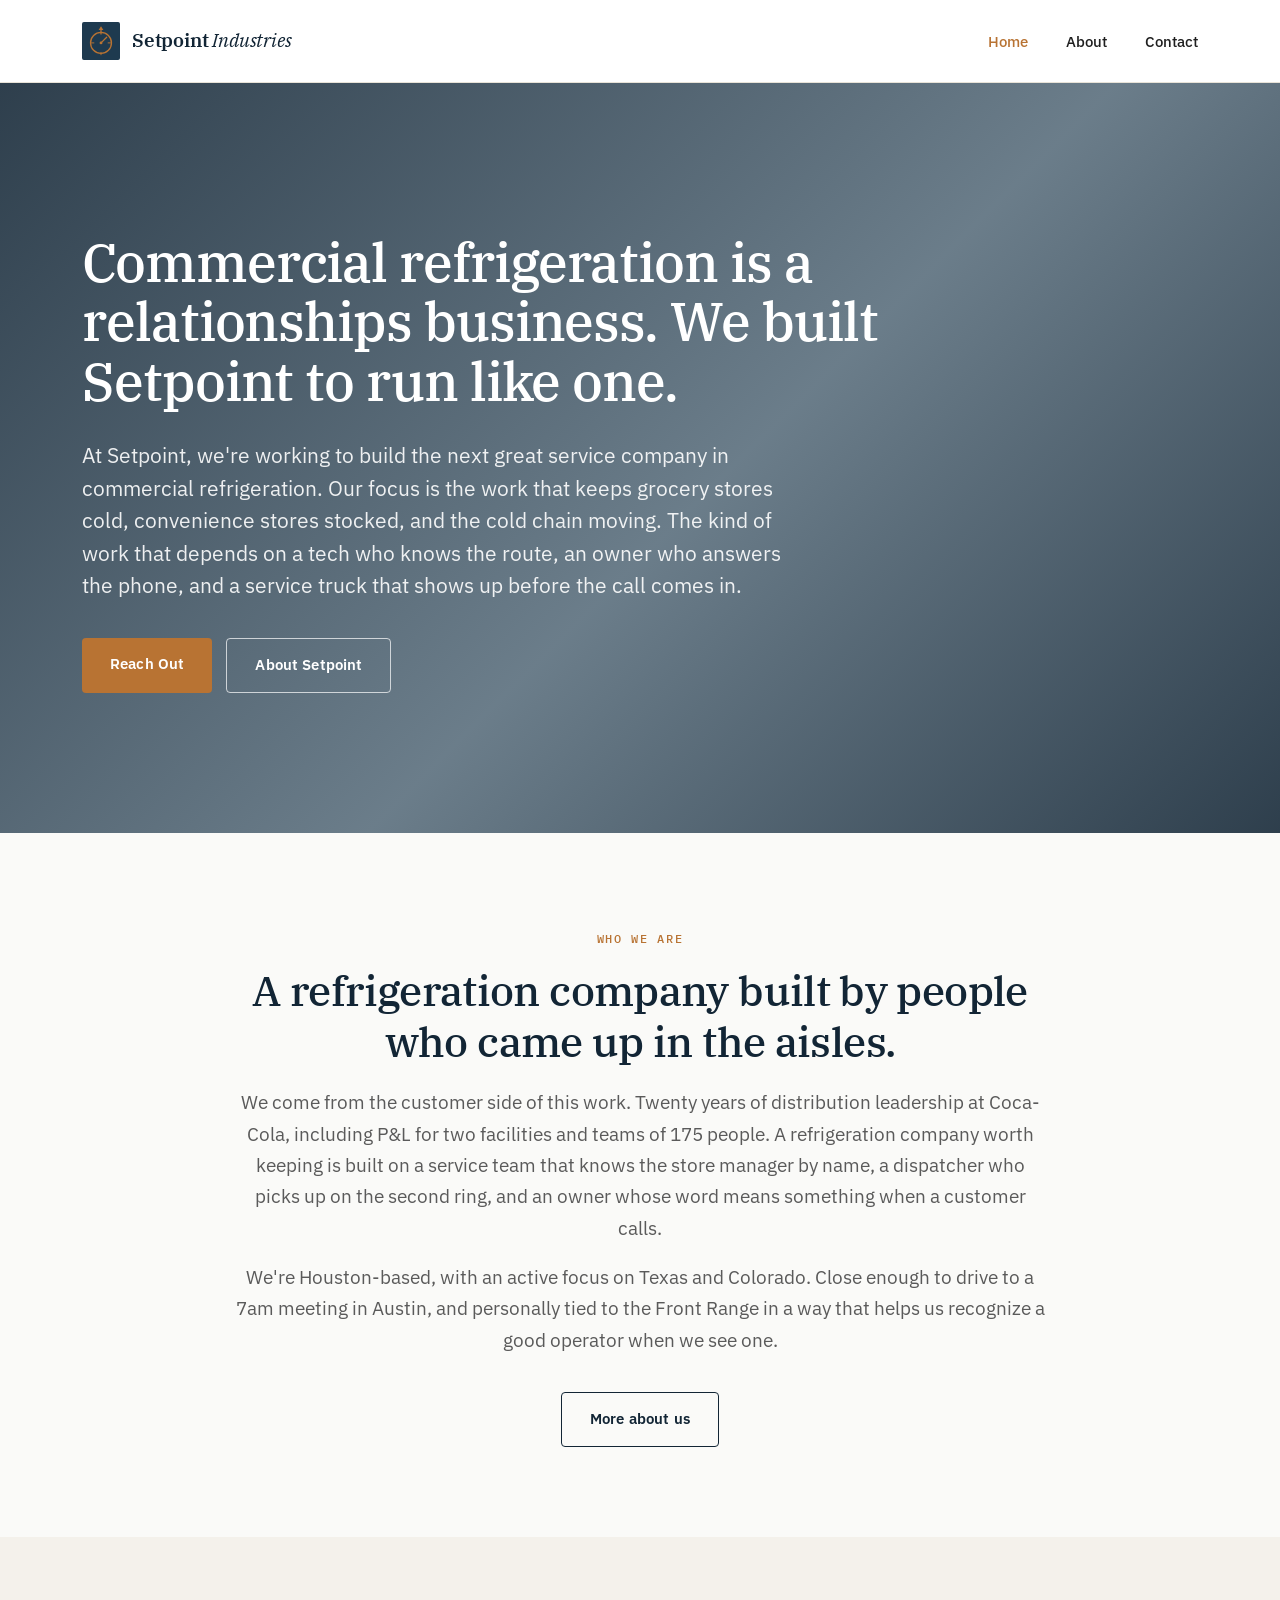
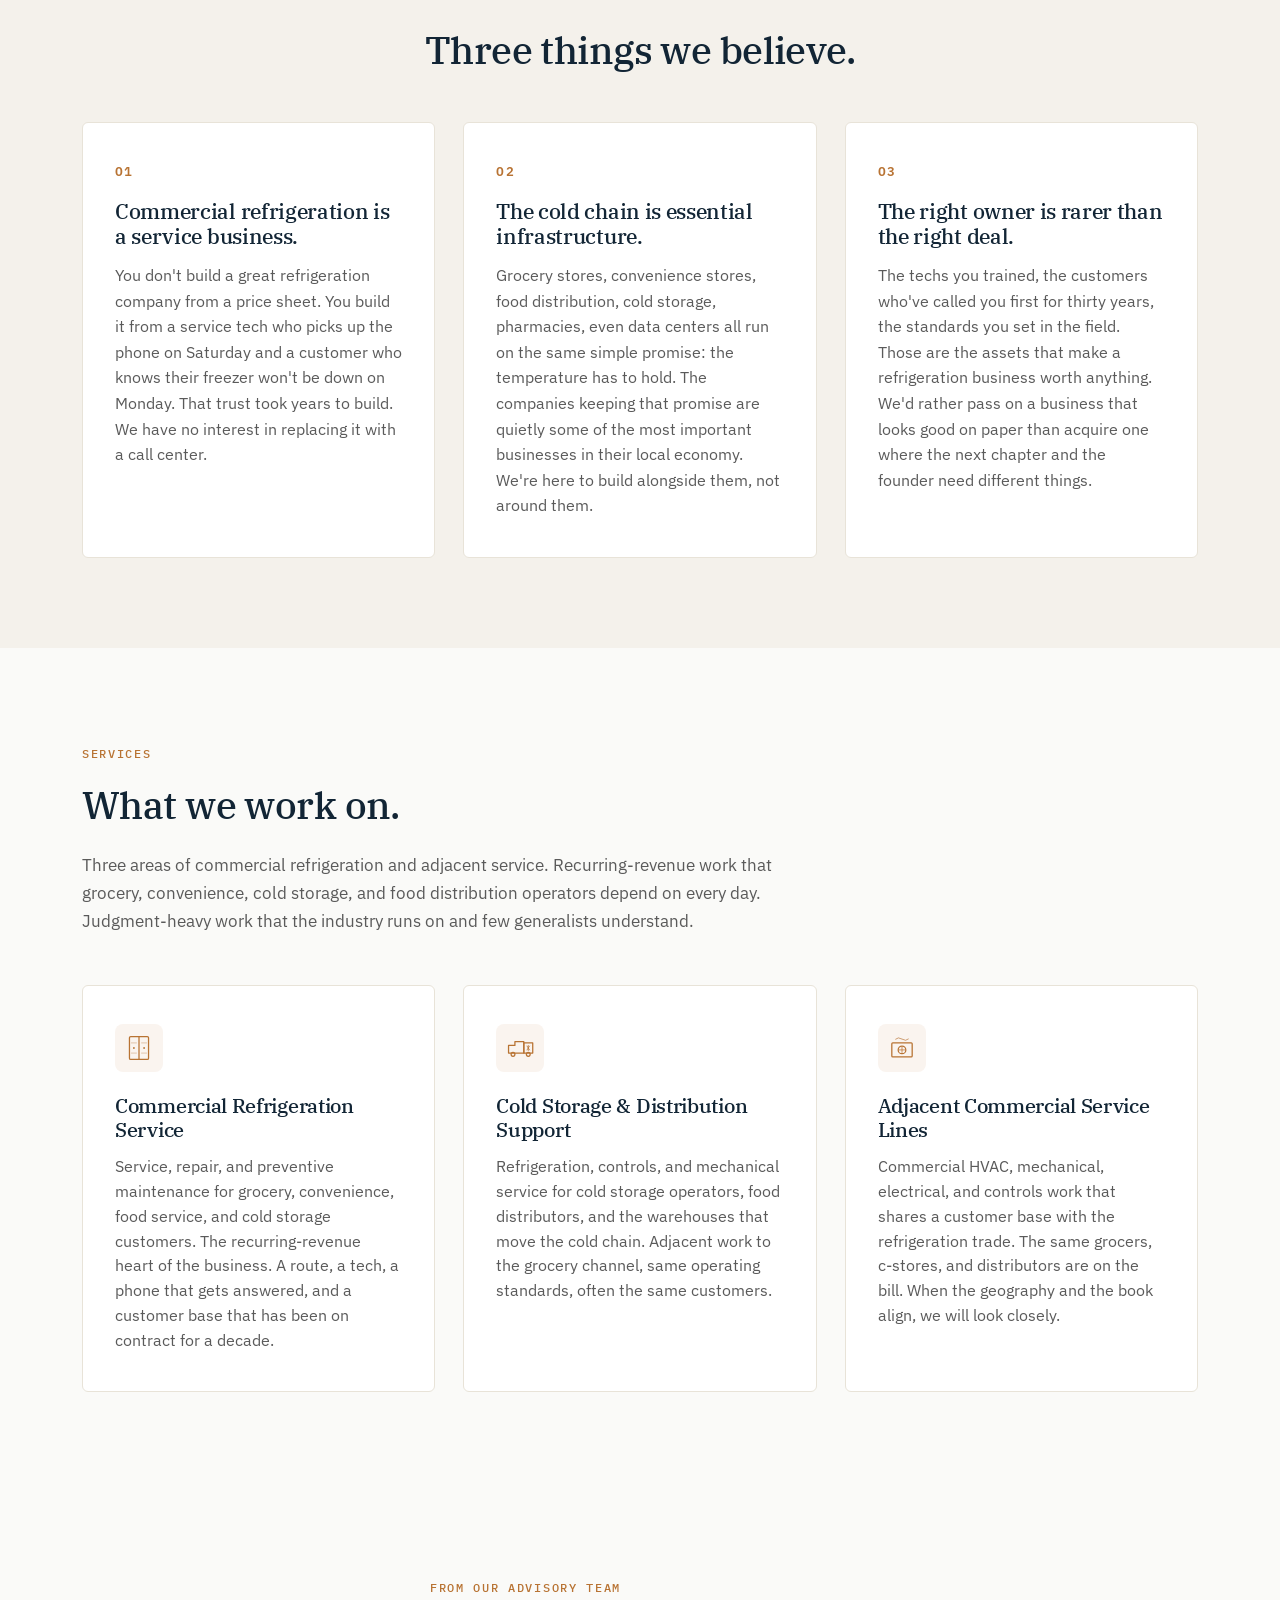
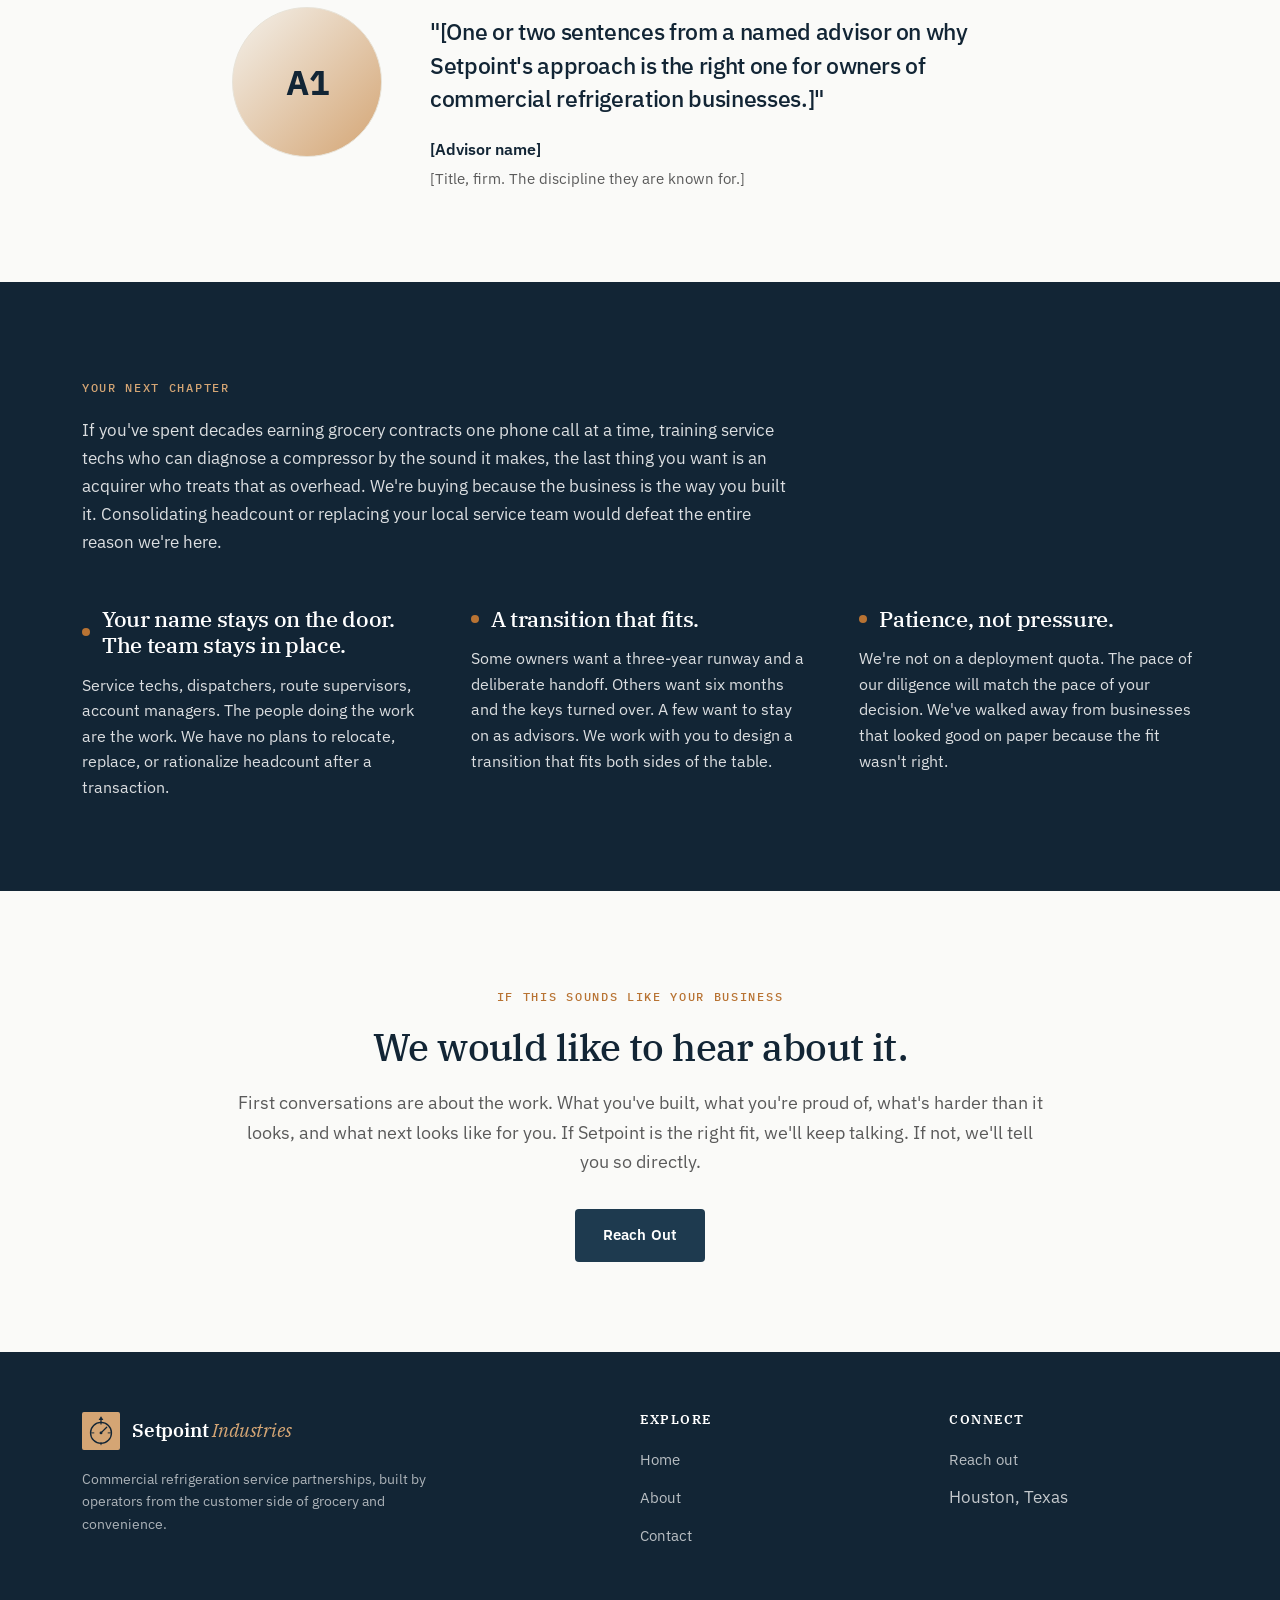
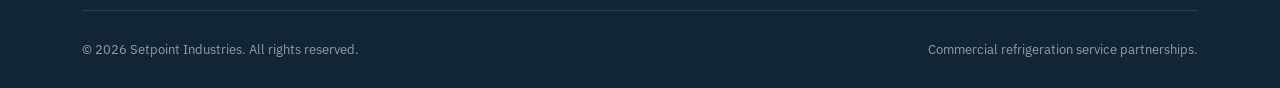
<file: index.html>
<!DOCTYPE html>
<html lang="en">
<head>
  <meta charset="UTF-8" />
  <meta name="viewport" content="width=device-width, initial-scale=1.0" />
  <title>Setpoint Industries — Commercial refrigeration, built like a service business.</title>
  <meta name="description" content="Setpoint Industries is a commercial refrigeration services company built by operators who came up with the customer." />
  <link rel="preconnect" href="https://fonts.googleapis.com" />
  <link rel="preconnect" href="https://fonts.gstatic.com" crossorigin />
  <link href="https://fonts.googleapis.com/css2?family=IBM+Plex+Mono:wght@400;500&family=IBM+Plex+Sans:wght@400;500;600;700&family=IBM+Plex+Serif:ital,wght@0,400;0,500;0,600;1,400;1,500&display=swap" rel="stylesheet" />
  <link rel="stylesheet" href="styles.css" />
</head>
<body>

  <header class="site-header">
    <div class="container">
      <div class="header-inner">
        <a href="index.html" class="logo">
          <svg class="logo-mark" viewBox="0 0 40 40" xmlns="http://www.w3.org/2000/svg" aria-hidden="true">
            <rect x="0" y="0" width="40" height="40" rx="2" fill="#1e3a4f" />
            <circle cx="20" cy="22" r="11" stroke="#b87333" stroke-width="1.4" fill="none" />
            <line x1="20" y1="9" x2="20" y2="12.5" stroke="#b87333" stroke-width="1.4" stroke-linecap="round" />
            <line x1="30" y1="22" x2="27.5" y2="22" stroke="#b87333" stroke-width="1" stroke-linecap="round" />
            <line x1="20" y1="34.5" x2="20" y2="32" stroke="#b87333" stroke-width="1" stroke-linecap="round" />
            <line x1="10" y1="22" x2="12.5" y2="22" stroke="#b87333" stroke-width="1" stroke-linecap="round" />
            <path d="M20 4.5 L17.5 8.5 L22.5 8.5 Z" fill="#b87333" />
            <line x1="20" y1="22" x2="26" y2="16" stroke="#b87333" stroke-width="1.4" stroke-linecap="round" />
            <circle cx="20" cy="22" r="1.5" fill="#b87333" />
          </svg>
          <span class="logo-text">Setpoint <span>Industries</span></span>
        </a>
        <nav>
          <ul>
            <li><a href="index.html" class="active">Home</a></li>
            <li><a href="about.html">About</a></li>
            <li><a href="contact.html">Contact</a></li>
          </ul>
        </nav>
      </div>
    </div>
  </header>

  <section class="hero hero-image">
    <div class="container">
      <div class="hero-inner">
        <h1>Commercial refrigeration is a relationships business. We built Setpoint to run like one.</h1>
        <p class="lede">At Setpoint, we're working to build the next great service company in commercial refrigeration. Our focus is the work that keeps grocery stores cold, convenience stores stocked, and the cold chain moving. The kind of work that depends on a tech who knows the route, an owner who answers the phone, and a service truck that shows up before the call comes in.</p>
        <div class="hero-ctas">
          <a href="contact.html" class="btn btn-primary">Reach Out</a>
          <a href="about.html" class="btn btn-secondary">About Setpoint</a>
        </div>
      </div>
    </div>
  </section>

  <section>
    <div class="container-narrow">
      <div class="pull-quote">
        <span class="eyebrow">Who we are</span>
        <h2>A refrigeration company built by people who came up in the aisles.</h2>
        <p>We come from the customer side of this work. Twenty years of distribution leadership at Coca-Cola, including P&amp;L for two facilities and teams of 175 people. A refrigeration company worth keeping is built on a service team that knows the store manager by name, a dispatcher who picks up on the second ring, and an owner whose word means something when a customer calls.</p>
        <p>We're Houston-based, with an active focus on Texas and Colorado. Close enough to drive to a 7am meeting in Austin, and personally tied to the Front Range in a way that helps us recognize a good operator when we see one.</p>
        <a href="about.html" class="btn btn-secondary" style="margin-top: 18px;">More about us</a>
      </div>
    </div>
  </section>

  <section class="cream">
    <div class="container">
      <div style="text-align: center; max-width: 720px; margin: 0 auto;">
        <h2>Three things we believe.</h2>
      </div>
      <div class="pillars">
        <div class="pillar">
          <div class="pillar-number">01</div>
          <h3>Commercial refrigeration is a service business.</h3>
          <p>You don't build a great refrigeration company from a price sheet. You build it from a service tech who picks up the phone on Saturday and a customer who knows their freezer won't be down on Monday. That trust took years to build. We have no interest in replacing it with a call center.</p>
        </div>
        <div class="pillar">
          <div class="pillar-number">02</div>
          <h3>The cold chain is essential infrastructure.</h3>
          <p>Grocery stores, convenience stores, food distribution, cold storage, pharmacies, even data centers all run on the same simple promise: the temperature has to hold. The companies keeping that promise are quietly some of the most important businesses in their local economy. We're here to build alongside them, not around them.</p>
        </div>
        <div class="pillar">
          <div class="pillar-number">03</div>
          <h3>The right owner is rarer than the right deal.</h3>
          <p>The techs you trained, the customers who've called you first for thirty years, the standards you set in the field. Those are the assets that make a refrigeration business worth anything. We'd rather pass on a business that looks good on paper than acquire one where the next chapter and the founder need different things.</p>
        </div>
      </div>
    </div>
  </section>

  <section>
    <div class="container">
      <div style="max-width: 720px;">
        <span class="eyebrow">Services</span>
        <h2>What we work on.</h2>
        <p class="muted">Three areas of commercial refrigeration and adjacent service. Recurring-revenue work that grocery, convenience, cold storage, and food distribution operators depend on every day. Judgment-heavy work that the industry runs on and few generalists understand.</p>
      </div>
      <div class="thesis-cards">
        <div class="thesis-card">
          <div class="thesis-card-icon" aria-hidden="true">
            <svg viewBox="0 0 44 44" fill="none" stroke="currentColor" stroke-width="2" stroke-linecap="round" stroke-linejoin="round">
              <rect x="7" y="4" width="30" height="36" rx="2" />
              <line x1="22" y1="4" x2="22" y2="40" />
              <circle cx="14" cy="22" r="1.4" fill="currentColor" stroke="none" />
              <circle cx="30" cy="22" r="1.4" fill="currentColor" stroke="none" />
              <line x1="10" y1="14" x2="18" y2="14" stroke-width="1" opacity="0.6" />
              <line x1="10" y1="30" x2="18" y2="30" stroke-width="1" opacity="0.6" />
              <line x1="26" y1="14" x2="34" y2="14" stroke-width="1" opacity="0.6" />
              <line x1="26" y1="30" x2="34" y2="30" stroke-width="1" opacity="0.6" />
            </svg>
          </div>
          <h3>Commercial Refrigeration Service</h3>
          <p>Service, repair, and preventive maintenance for grocery, convenience, food service, and cold storage customers. The recurring-revenue heart of the business. A route, a tech, a phone that gets answered, and a customer base that has been on contract for a decade.</p>
        </div>
        <div class="thesis-card">
          <div class="thesis-card-icon" aria-hidden="true">
            <svg viewBox="0 0 44 44" fill="none" stroke="currentColor" stroke-width="2" stroke-linecap="round" stroke-linejoin="round">
              <path d="M4 30 L4 18 L14 18 L14 12 L28 12 L28 30 Z" />
              <rect x="28" y="14" width="14" height="16" />
              <circle cx="11" cy="32" r="3" />
              <circle cx="35" cy="32" r="3" />
              <line x1="33" y1="19" x2="37" y2="25" stroke-width="1.2" />
              <line x1="37" y1="19" x2="33" y2="25" stroke-width="1.2" />
              <line x1="35" y1="18" x2="35" y2="26" stroke-width="1.2" />
            </svg>
          </div>
          <h3>Cold Storage &amp; Distribution Support</h3>
          <p>Refrigeration, controls, and mechanical service for cold storage operators, food distributors, and the warehouses that move the cold chain. Adjacent work to the grocery channel, same operating standards, often the same customers.</p>
        </div>
        <div class="thesis-card">
          <div class="thesis-card-icon" aria-hidden="true">
            <svg viewBox="0 0 44 44" fill="none" stroke="currentColor" stroke-width="2" stroke-linecap="round" stroke-linejoin="round">
              <rect x="6" y="14" width="32" height="22" rx="1.5" />
              <circle cx="22" cy="25" r="6" />
              <line x1="22" y1="21" x2="22" y2="29" stroke-width="1.2" />
              <line x1="18" y1="25" x2="26" y2="25" stroke-width="1.2" />
              <path d="M12 8 Q16 4, 22 8 T32 8" stroke-width="1.5" opacity="0.7" />
            </svg>
          </div>
          <h3>Adjacent Commercial Service Lines</h3>
          <p>Commercial HVAC, mechanical, electrical, and controls work that shares a customer base with the refrigeration trade. The same grocers, c-stores, and distributors are on the bill. When the geography and the book align, we will look closely.</p>
        </div>
      </div>
    </div>
  </section>

  <!-- ADVISOR SPOTLIGHT  ·  PLACEHOLDER. Swap the monogram for a headshot:
       <img class="spotlight-photo" src="photos/name.jpg" alt="Full Name" />
       Replace the [bracketed] quote and attribution with a real advisor's words.
       Delete this whole <section> if you do not want a quote on the homepage. -->
  <section>
    <div class="container-narrow">
      <div class="advisor-spotlight">
        <div class="spotlight-photo" aria-hidden="true">A1</div>
        <div>
          <span class="eyebrow">From our advisory team</span>
          <blockquote>"[One or two sentences from a named advisor on why Setpoint's approach is the right one for owners of commercial refrigeration businesses.]"</blockquote>
          <cite><strong>[Advisor name]</strong>[Title, firm. The discipline they are known for.]</cite>
        </div>
      </div>
    </div>
  </section>

  <section class="dark">
    <div class="container">
      <div style="max-width: 720px;">
        <span class="eyebrow">Your next chapter</span>
        <p>If you've spent decades earning grocery contracts one phone call at a time, training service techs who can diagnose a compressor by the sound it makes, the last thing you want is an acquirer who treats that as overhead. We're buying because the business is the way you built it. Consolidating headcount or replacing your local service team would defeat the entire reason we're here.</p>
      </div>
      <div class="features">
        <div class="feature">
          <h3>Your name stays on the door. The team stays in place.</h3>
          <p>Service techs, dispatchers, route supervisors, account managers. The people doing the work are the work. We have no plans to relocate, replace, or rationalize headcount after a transaction.</p>
        </div>
        <div class="feature">
          <h3>A transition that fits.</h3>
          <p>Some owners want a three-year runway and a deliberate handoff. Others want six months and the keys turned over. A few want to stay on as advisors. We work with you to design a transition that fits both sides of the table.</p>
        </div>
        <div class="feature">
          <h3>Patience, not pressure.</h3>
          <p>We're not on a deployment quota. The pace of our diligence will match the pace of your decision. We've walked away from businesses that looked good on paper because the fit wasn't right.</p>
        </div>
      </div>
    </div>
  </section>

  <section class="cta-section">
    <div class="container-narrow">
      <span class="eyebrow">If this sounds like your business</span>
      <h2>We would like to hear about it.</h2>
      <p>First conversations are about the work. What you've built, what you're proud of, what's harder than it looks, and what next looks like for you. If Setpoint is the right fit, we'll keep talking. If not, we'll tell you so directly.</p>
      <a href="contact.html" class="btn btn-primary">Reach Out</a>
    </div>
  </section>

  <footer>
    <div class="container">
      <div class="footer-inner">
        <div class="footer-brand">
          <a href="index.html" class="logo">
            <svg class="logo-mark" viewBox="0 0 40 40" xmlns="http://www.w3.org/2000/svg" aria-hidden="true">
              <rect x="0" y="0" width="40" height="40" rx="2" fill="#d4a574" />
              <circle cx="20" cy="22" r="11" stroke="#122535" stroke-width="1.4" fill="none" />
              <line x1="20" y1="9" x2="20" y2="12.5" stroke="#122535" stroke-width="1.4" stroke-linecap="round" />
              <line x1="30" y1="22" x2="27.5" y2="22" stroke="#122535" stroke-width="1" stroke-linecap="round" />
              <line x1="20" y1="34.5" x2="20" y2="32" stroke="#122535" stroke-width="1" stroke-linecap="round" />
              <line x1="10" y1="22" x2="12.5" y2="22" stroke="#122535" stroke-width="1" stroke-linecap="round" />
              <path d="M20 4.5 L17.5 8.5 L22.5 8.5 Z" fill="#122535" />
              <line x1="20" y1="22" x2="26" y2="16" stroke="#122535" stroke-width="1.4" stroke-linecap="round" />
              <circle cx="20" cy="22" r="1.5" fill="#122535" />
            </svg>
            <span class="logo-text">Setpoint <span>Industries</span></span>
          </a>
          <p>Commercial refrigeration service partnerships, built by operators from the customer side of grocery and convenience.</p>
        </div>
        <div class="footer-col">
          <h4>Explore</h4>
          <ul>
            <li><a href="index.html">Home</a></li>
            <li><a href="about.html">About</a></li>
            <li><a href="contact.html">Contact</a></li>
          </ul>
        </div>
        <div class="footer-col">
          <h4>Connect</h4>
          <ul>
            <li><a href="contact.html">Reach out</a></li>
            <li>Houston, Texas</li>
          </ul>
        </div>
      </div>
      <div class="footer-bottom">
        <div>© 2026 Setpoint Industries. All rights reserved.</div>
        <div>Commercial refrigeration service partnerships.</div>
      </div>
    </div>
  </footer>

</body>
</html>
</file>
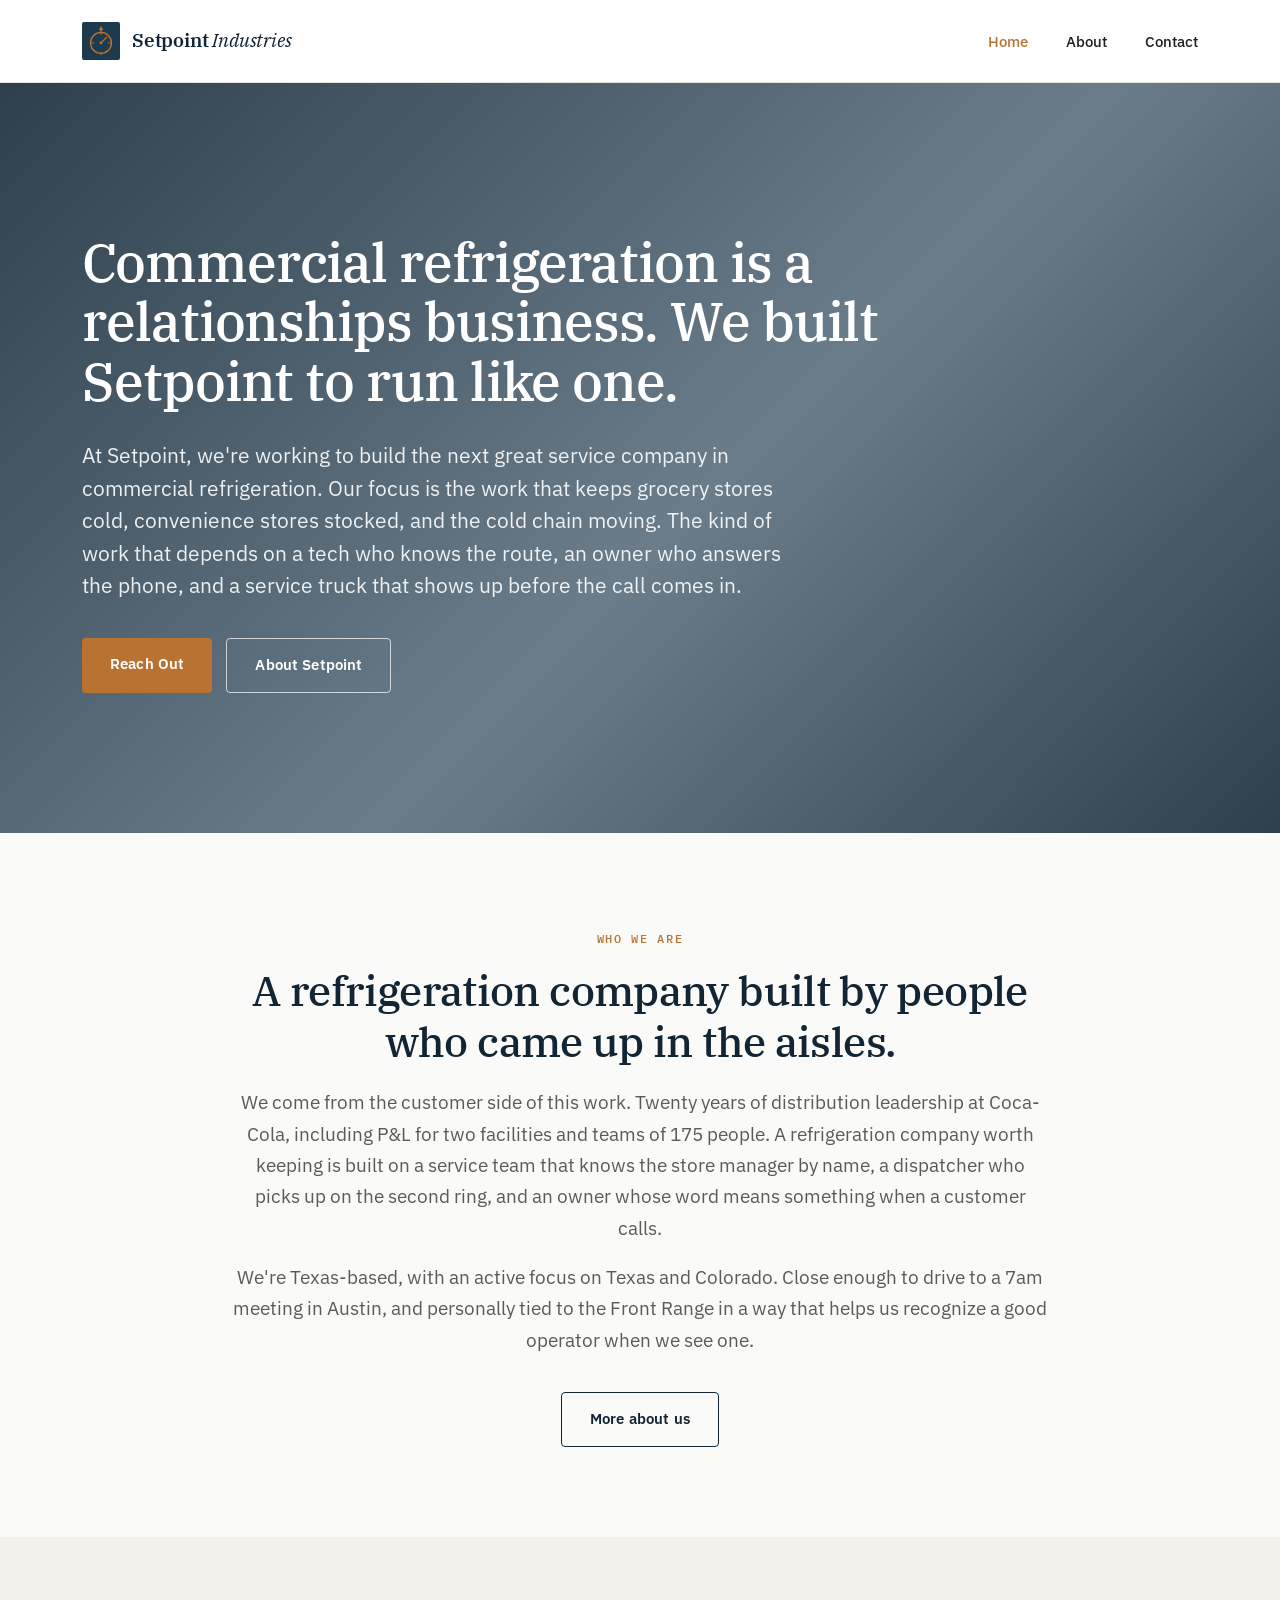
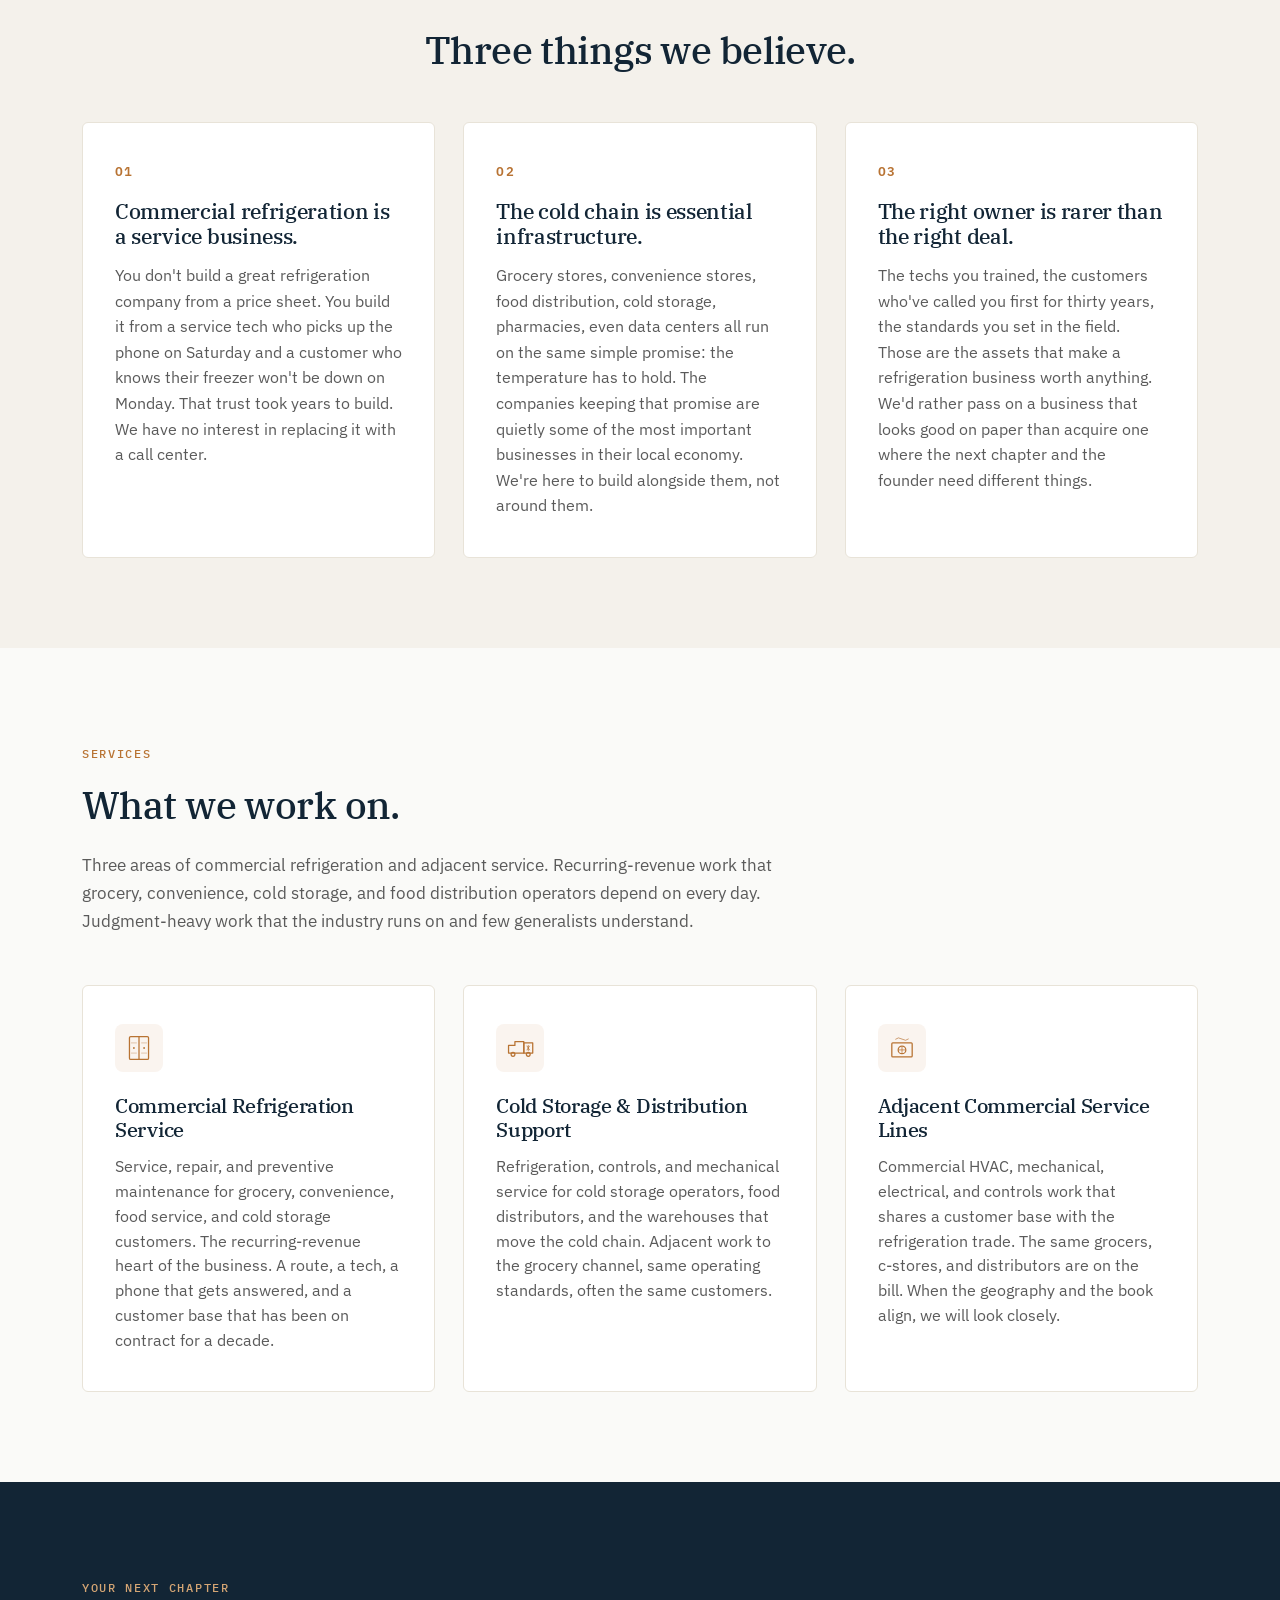
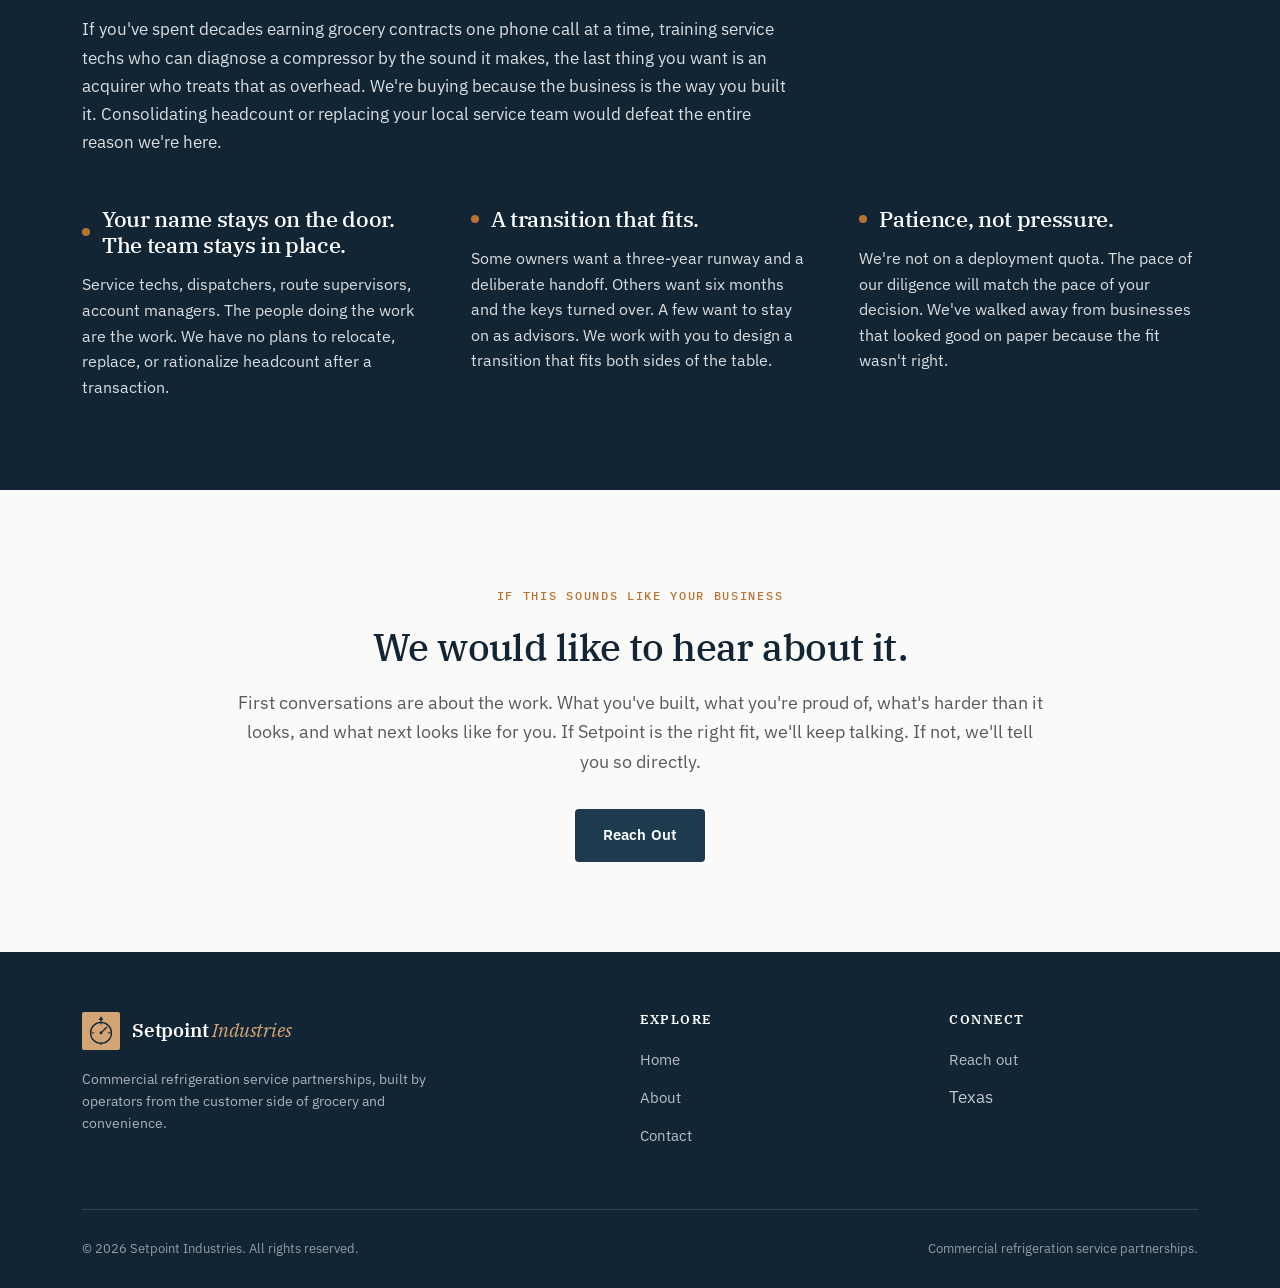
<file: publish/index.html>
<!DOCTYPE html>
<html lang="en">
<head>
  <meta charset="UTF-8" />
  <meta name="viewport" content="width=device-width, initial-scale=1.0" />
  <title>Setpoint Industries — Commercial refrigeration, built like a service business.</title>
  <meta name="description" content="Setpoint Industries is a commercial refrigeration services company built by operators who came up with the customer." />
  <link rel="preconnect" href="https://fonts.googleapis.com" />
  <link rel="preconnect" href="https://fonts.gstatic.com" crossorigin />
  <link href="https://fonts.googleapis.com/css2?family=IBM+Plex+Mono:wght@400;500&family=IBM+Plex+Sans:wght@400;500;600;700&family=IBM+Plex+Serif:ital,wght@0,400;0,500;0,600;1,400;1,500&display=swap" rel="stylesheet" />
  <link rel="stylesheet" href="styles.css" />
  <link rel="icon" href="favicon.ico" sizes="16x16 32x32 48x48" />
  <link rel="icon" href="favicon-96.png" type="image/png" sizes="96x96" />
  <link rel="icon" href="favicon.svg" type="image/svg+xml" />
  <link rel="apple-touch-icon" href="apple-touch-icon.png" />
</head>
<body>

  <header class="site-header">
    <div class="container">
      <div class="header-inner">
        <a href="index.html" class="logo">
          <svg class="logo-mark" viewBox="0 0 40 40" xmlns="http://www.w3.org/2000/svg" aria-hidden="true">
            <rect x="0" y="0" width="40" height="40" rx="2" fill="#1e3a4f" />
            <circle cx="20" cy="22" r="11" stroke="#b87333" stroke-width="1.4" fill="none" />
            <line x1="20" y1="9" x2="20" y2="12.5" stroke="#b87333" stroke-width="1.4" stroke-linecap="round" />
            <line x1="30" y1="22" x2="27.5" y2="22" stroke="#b87333" stroke-width="1" stroke-linecap="round" />
            <line x1="20" y1="34.5" x2="20" y2="32" stroke="#b87333" stroke-width="1" stroke-linecap="round" />
            <line x1="10" y1="22" x2="12.5" y2="22" stroke="#b87333" stroke-width="1" stroke-linecap="round" />
            <path d="M20 4.5 L17.5 8.5 L22.5 8.5 Z" fill="#b87333" />
            <line x1="20" y1="22" x2="26" y2="16" stroke="#b87333" stroke-width="1.4" stroke-linecap="round" />
            <circle cx="20" cy="22" r="1.5" fill="#b87333" />
          </svg>
          <span class="logo-text">Setpoint <span>Industries</span></span>
        </a>
        <nav>
          <ul>
            <li><a href="index.html" class="active">Home</a></li>
            <li><a href="about.html">About</a></li>
            <li><a href="contact.html">Contact</a></li>
          </ul>
        </nav>
      </div>
    </div>
  </header>

  <section class="hero hero-image">
    <div class="container">
      <div class="hero-inner">
        <h1>Commercial refrigeration is a relationships business. We built Setpoint to run like one.</h1>
        <p class="lede">At Setpoint, we're working to build the next great service company in commercial refrigeration. Our focus is the work that keeps grocery stores cold, convenience stores stocked, and the cold chain moving. The kind of work that depends on a tech who knows the route, an owner who answers the phone, and a service truck that shows up before the call comes in.</p>
        <div class="hero-ctas">
          <a href="contact.html" class="btn btn-primary">Reach Out</a>
          <a href="about.html" class="btn btn-secondary">About Setpoint</a>
        </div>
      </div>
    </div>
  </section>

  <section>
    <div class="container-narrow">
      <div class="pull-quote">
        <span class="eyebrow">Who we are</span>
        <h2>A refrigeration company built by people who came up in the aisles.</h2>
        <p>We come from the customer side of this work. Twenty years of distribution leadership at Coca-Cola, including P&amp;L for two facilities and teams of 175 people. A refrigeration company worth keeping is built on a service team that knows the store manager by name, a dispatcher who picks up on the second ring, and an owner whose word means something when a customer calls.</p>
        <p>We're Texas-based, with an active focus on Texas and Colorado. Close enough to drive to a 7am meeting in Austin, and personally tied to the Front Range in a way that helps us recognize a good operator when we see one.</p>
        <a href="about.html" class="btn btn-secondary" style="margin-top: 18px;">More about us</a>
      </div>
    </div>
  </section>

  <section class="cream">
    <div class="container">
      <div style="text-align: center; max-width: 720px; margin: 0 auto;">
        <h2>Three things we believe.</h2>
      </div>
      <div class="pillars">
        <div class="pillar">
          <div class="pillar-number">01</div>
          <h3>Commercial refrigeration is a service business.</h3>
          <p>You don't build a great refrigeration company from a price sheet. You build it from a service tech who picks up the phone on Saturday and a customer who knows their freezer won't be down on Monday. That trust took years to build. We have no interest in replacing it with a call center.</p>
        </div>
        <div class="pillar">
          <div class="pillar-number">02</div>
          <h3>The cold chain is essential infrastructure.</h3>
          <p>Grocery stores, convenience stores, food distribution, cold storage, pharmacies, even data centers all run on the same simple promise: the temperature has to hold. The companies keeping that promise are quietly some of the most important businesses in their local economy. We're here to build alongside them, not around them.</p>
        </div>
        <div class="pillar">
          <div class="pillar-number">03</div>
          <h3>The right owner is rarer than the right deal.</h3>
          <p>The techs you trained, the customers who've called you first for thirty years, the standards you set in the field. Those are the assets that make a refrigeration business worth anything. We'd rather pass on a business that looks good on paper than acquire one where the next chapter and the founder need different things.</p>
        </div>
      </div>
    </div>
  </section>

  <section>
    <div class="container">
      <div style="max-width: 720px;">
        <span class="eyebrow">Services</span>
        <h2>What we work on.</h2>
        <p class="muted">Three areas of commercial refrigeration and adjacent service. Recurring-revenue work that grocery, convenience, cold storage, and food distribution operators depend on every day. Judgment-heavy work that the industry runs on and few generalists understand.</p>
      </div>
      <div class="thesis-cards">
        <div class="thesis-card">
          <div class="thesis-card-icon" aria-hidden="true">
            <svg viewBox="0 0 44 44" fill="none" stroke="currentColor" stroke-width="2" stroke-linecap="round" stroke-linejoin="round">
              <rect x="7" y="4" width="30" height="36" rx="2" />
              <line x1="22" y1="4" x2="22" y2="40" />
              <circle cx="14" cy="22" r="1.4" fill="currentColor" stroke="none" />
              <circle cx="30" cy="22" r="1.4" fill="currentColor" stroke="none" />
              <line x1="10" y1="14" x2="18" y2="14" stroke-width="1" opacity="0.6" />
              <line x1="10" y1="30" x2="18" y2="30" stroke-width="1" opacity="0.6" />
              <line x1="26" y1="14" x2="34" y2="14" stroke-width="1" opacity="0.6" />
              <line x1="26" y1="30" x2="34" y2="30" stroke-width="1" opacity="0.6" />
            </svg>
          </div>
          <h3>Commercial Refrigeration Service</h3>
          <p>Service, repair, and preventive maintenance for grocery, convenience, food service, and cold storage customers. The recurring-revenue heart of the business. A route, a tech, a phone that gets answered, and a customer base that has been on contract for a decade.</p>
        </div>
        <div class="thesis-card">
          <div class="thesis-card-icon" aria-hidden="true">
            <svg viewBox="0 0 44 44" fill="none" stroke="currentColor" stroke-width="2" stroke-linecap="round" stroke-linejoin="round">
              <path d="M4 30 L4 18 L14 18 L14 12 L28 12 L28 30 Z" />
              <rect x="28" y="14" width="14" height="16" />
              <circle cx="11" cy="32" r="3" />
              <circle cx="35" cy="32" r="3" />
              <line x1="33" y1="19" x2="37" y2="25" stroke-width="1.2" />
              <line x1="37" y1="19" x2="33" y2="25" stroke-width="1.2" />
              <line x1="35" y1="18" x2="35" y2="26" stroke-width="1.2" />
            </svg>
          </div>
          <h3>Cold Storage &amp; Distribution Support</h3>
          <p>Refrigeration, controls, and mechanical service for cold storage operators, food distributors, and the warehouses that move the cold chain. Adjacent work to the grocery channel, same operating standards, often the same customers.</p>
        </div>
        <div class="thesis-card">
          <div class="thesis-card-icon" aria-hidden="true">
            <svg viewBox="0 0 44 44" fill="none" stroke="currentColor" stroke-width="2" stroke-linecap="round" stroke-linejoin="round">
              <rect x="6" y="14" width="32" height="22" rx="1.5" />
              <circle cx="22" cy="25" r="6" />
              <line x1="22" y1="21" x2="22" y2="29" stroke-width="1.2" />
              <line x1="18" y1="25" x2="26" y2="25" stroke-width="1.2" />
              <path d="M12 8 Q16 4, 22 8 T32 8" stroke-width="1.5" opacity="0.7" />
            </svg>
          </div>
          <h3>Adjacent Commercial Service Lines</h3>
          <p>Commercial HVAC, mechanical, electrical, and controls work that shares a customer base with the refrigeration trade. The same grocers, c-stores, and distributors are on the bill. When the geography and the book align, we will look closely.</p>
        </div>
      </div>
    </div>
  </section>


  <section class="dark">
    <div class="container">
      <div style="max-width: 720px;">
        <span class="eyebrow">Your next chapter</span>
        <p>If you've spent decades earning grocery contracts one phone call at a time, training service techs who can diagnose a compressor by the sound it makes, the last thing you want is an acquirer who treats that as overhead. We're buying because the business is the way you built it. Consolidating headcount or replacing your local service team would defeat the entire reason we're here.</p>
      </div>
      <div class="features">
        <div class="feature">
          <h3>Your name stays on the door. The team stays in place.</h3>
          <p>Service techs, dispatchers, route supervisors, account managers. The people doing the work are the work. We have no plans to relocate, replace, or rationalize headcount after a transaction.</p>
        </div>
        <div class="feature">
          <h3>A transition that fits.</h3>
          <p>Some owners want a three-year runway and a deliberate handoff. Others want six months and the keys turned over. A few want to stay on as advisors. We work with you to design a transition that fits both sides of the table.</p>
        </div>
        <div class="feature">
          <h3>Patience, not pressure.</h3>
          <p>We're not on a deployment quota. The pace of our diligence will match the pace of your decision. We've walked away from businesses that looked good on paper because the fit wasn't right.</p>
        </div>
      </div>
    </div>
  </section>

  <section class="cta-section">
    <div class="container-narrow">
      <span class="eyebrow">If this sounds like your business</span>
      <h2>We would like to hear about it.</h2>
      <p>First conversations are about the work. What you've built, what you're proud of, what's harder than it looks, and what next looks like for you. If Setpoint is the right fit, we'll keep talking. If not, we'll tell you so directly.</p>
      <a href="contact.html" class="btn btn-primary">Reach Out</a>
    </div>
  </section>

  <footer>
    <div class="container">
      <div class="footer-inner">
        <div class="footer-brand">
          <a href="index.html" class="logo">
            <svg class="logo-mark" viewBox="0 0 40 40" xmlns="http://www.w3.org/2000/svg" aria-hidden="true">
              <rect x="0" y="0" width="40" height="40" rx="2" fill="#d4a574" />
              <circle cx="20" cy="22" r="11" stroke="#122535" stroke-width="1.4" fill="none" />
              <line x1="20" y1="9" x2="20" y2="12.5" stroke="#122535" stroke-width="1.4" stroke-linecap="round" />
              <line x1="30" y1="22" x2="27.5" y2="22" stroke="#122535" stroke-width="1" stroke-linecap="round" />
              <line x1="20" y1="34.5" x2="20" y2="32" stroke="#122535" stroke-width="1" stroke-linecap="round" />
              <line x1="10" y1="22" x2="12.5" y2="22" stroke="#122535" stroke-width="1" stroke-linecap="round" />
              <path d="M20 4.5 L17.5 8.5 L22.5 8.5 Z" fill="#122535" />
              <line x1="20" y1="22" x2="26" y2="16" stroke="#122535" stroke-width="1.4" stroke-linecap="round" />
              <circle cx="20" cy="22" r="1.5" fill="#122535" />
            </svg>
            <span class="logo-text">Setpoint <span>Industries</span></span>
          </a>
          <p>Commercial refrigeration service partnerships, built by operators from the customer side of grocery and convenience.</p>
        </div>
        <div class="footer-col">
          <h4>Explore</h4>
          <ul>
            <li><a href="index.html">Home</a></li>
            <li><a href="about.html">About</a></li>
            <li><a href="contact.html">Contact</a></li>
          </ul>
        </div>
        <div class="footer-col">
          <h4>Connect</h4>
          <ul>
            <li><a href="contact.html">Reach out</a></li>
            <li>Texas</li>
          </ul>
        </div>
      </div>
      <div class="footer-bottom">
        <div>© 2026 Setpoint Industries. All rights reserved.</div>
        <div>Commercial refrigeration service partnerships.</div>
      </div>
    </div>
  </footer>

</body>
</html>
</file>
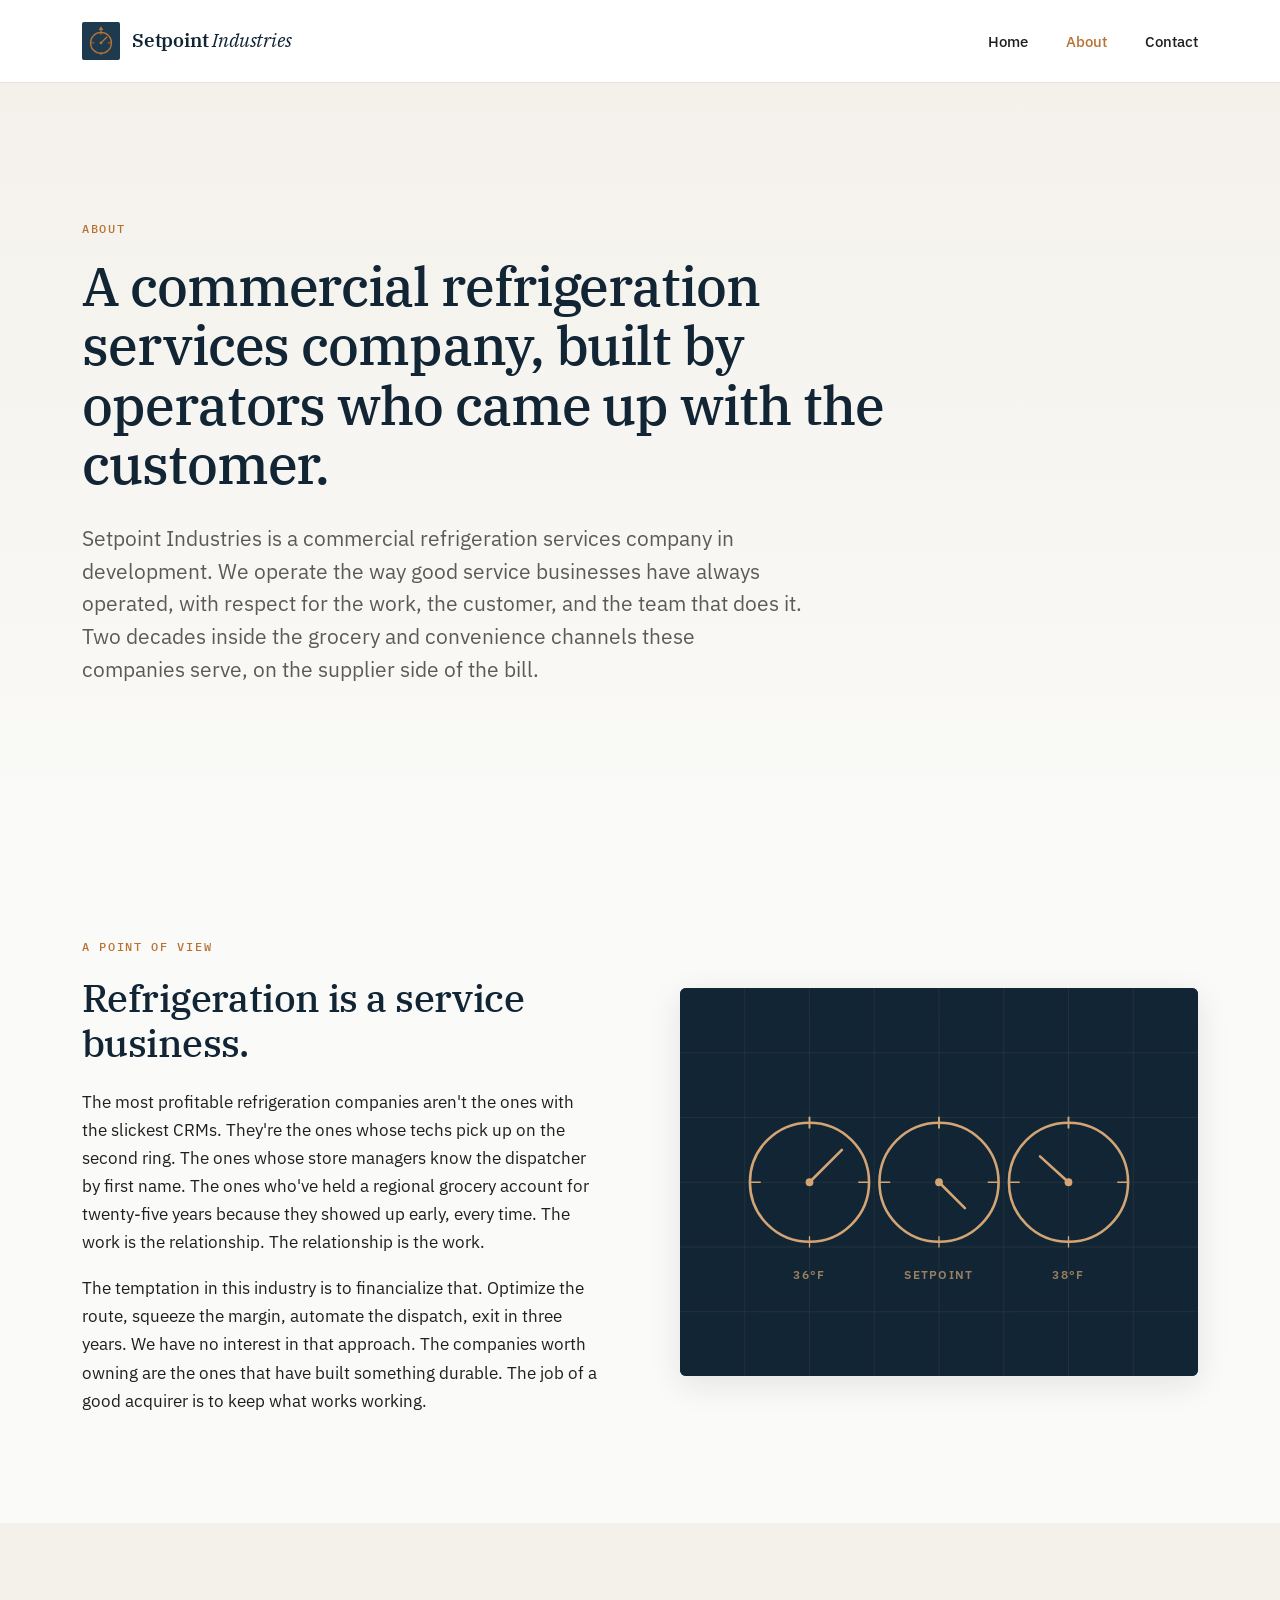
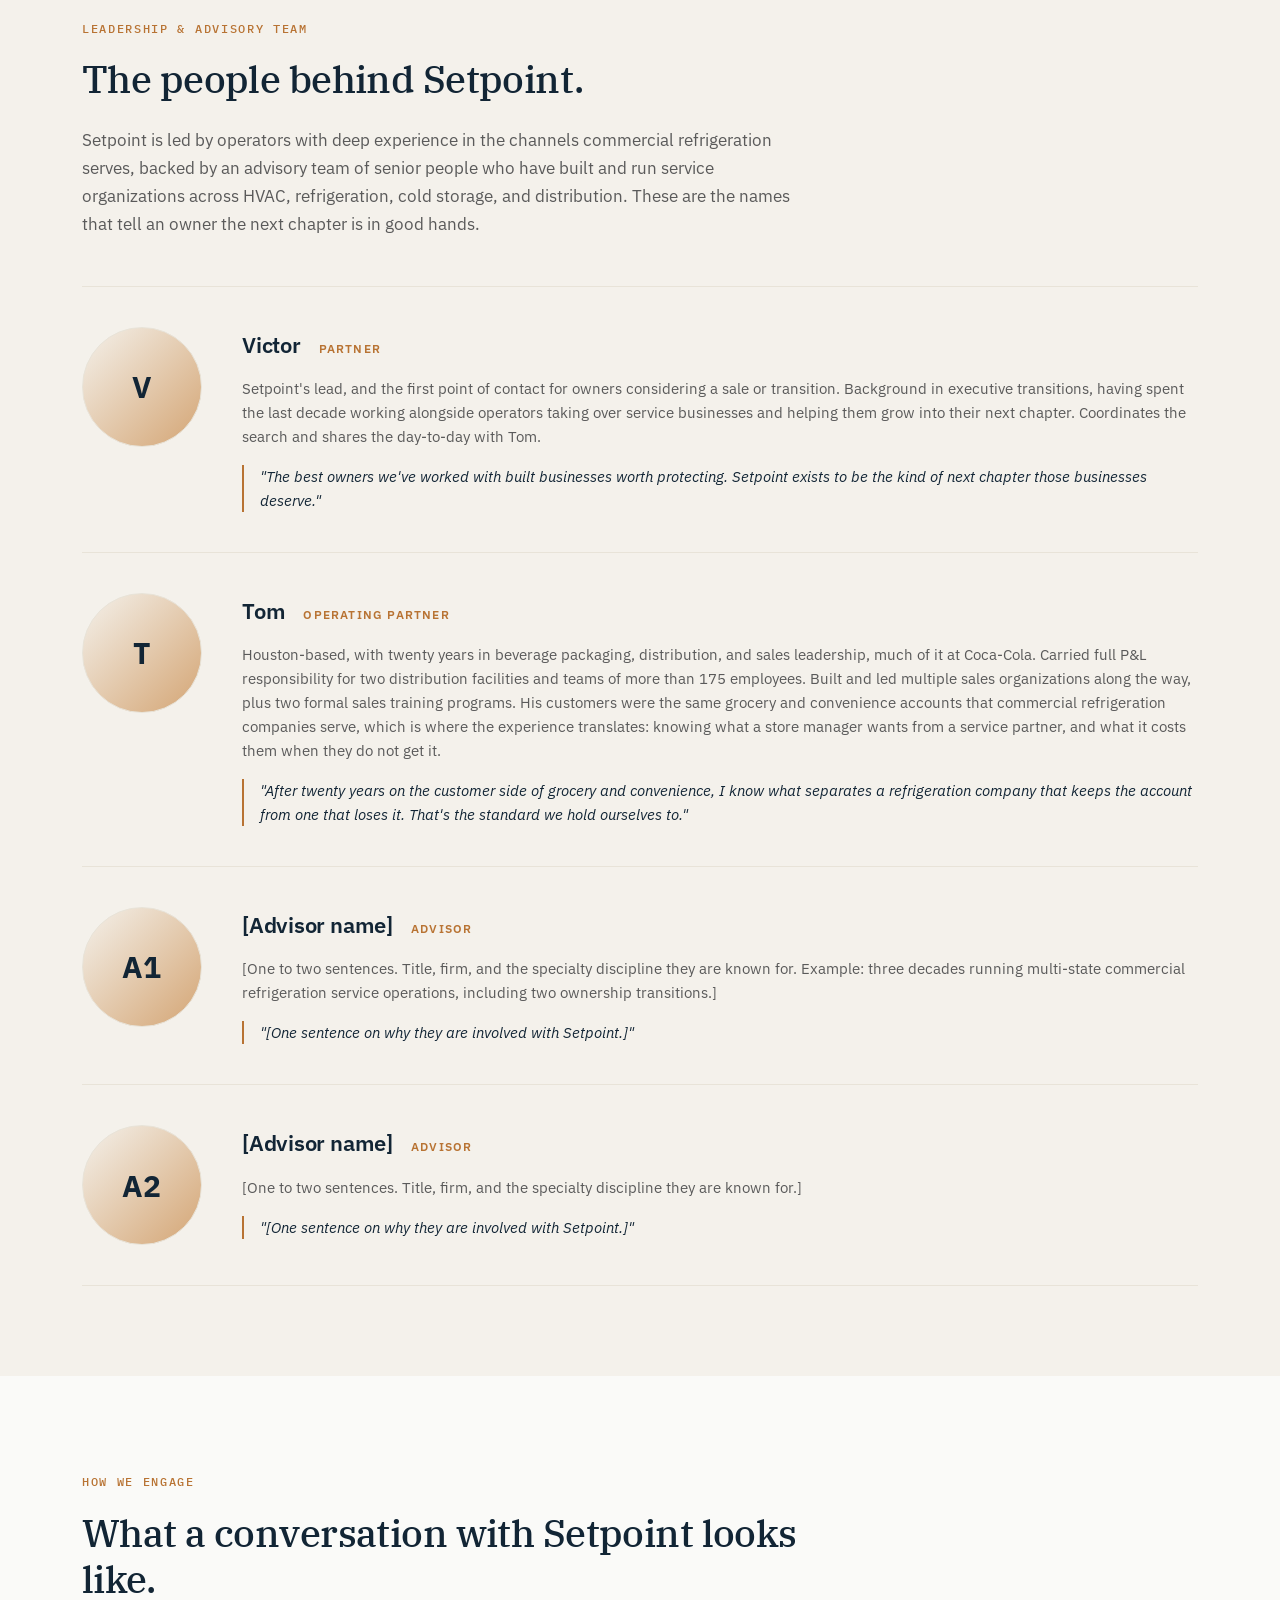
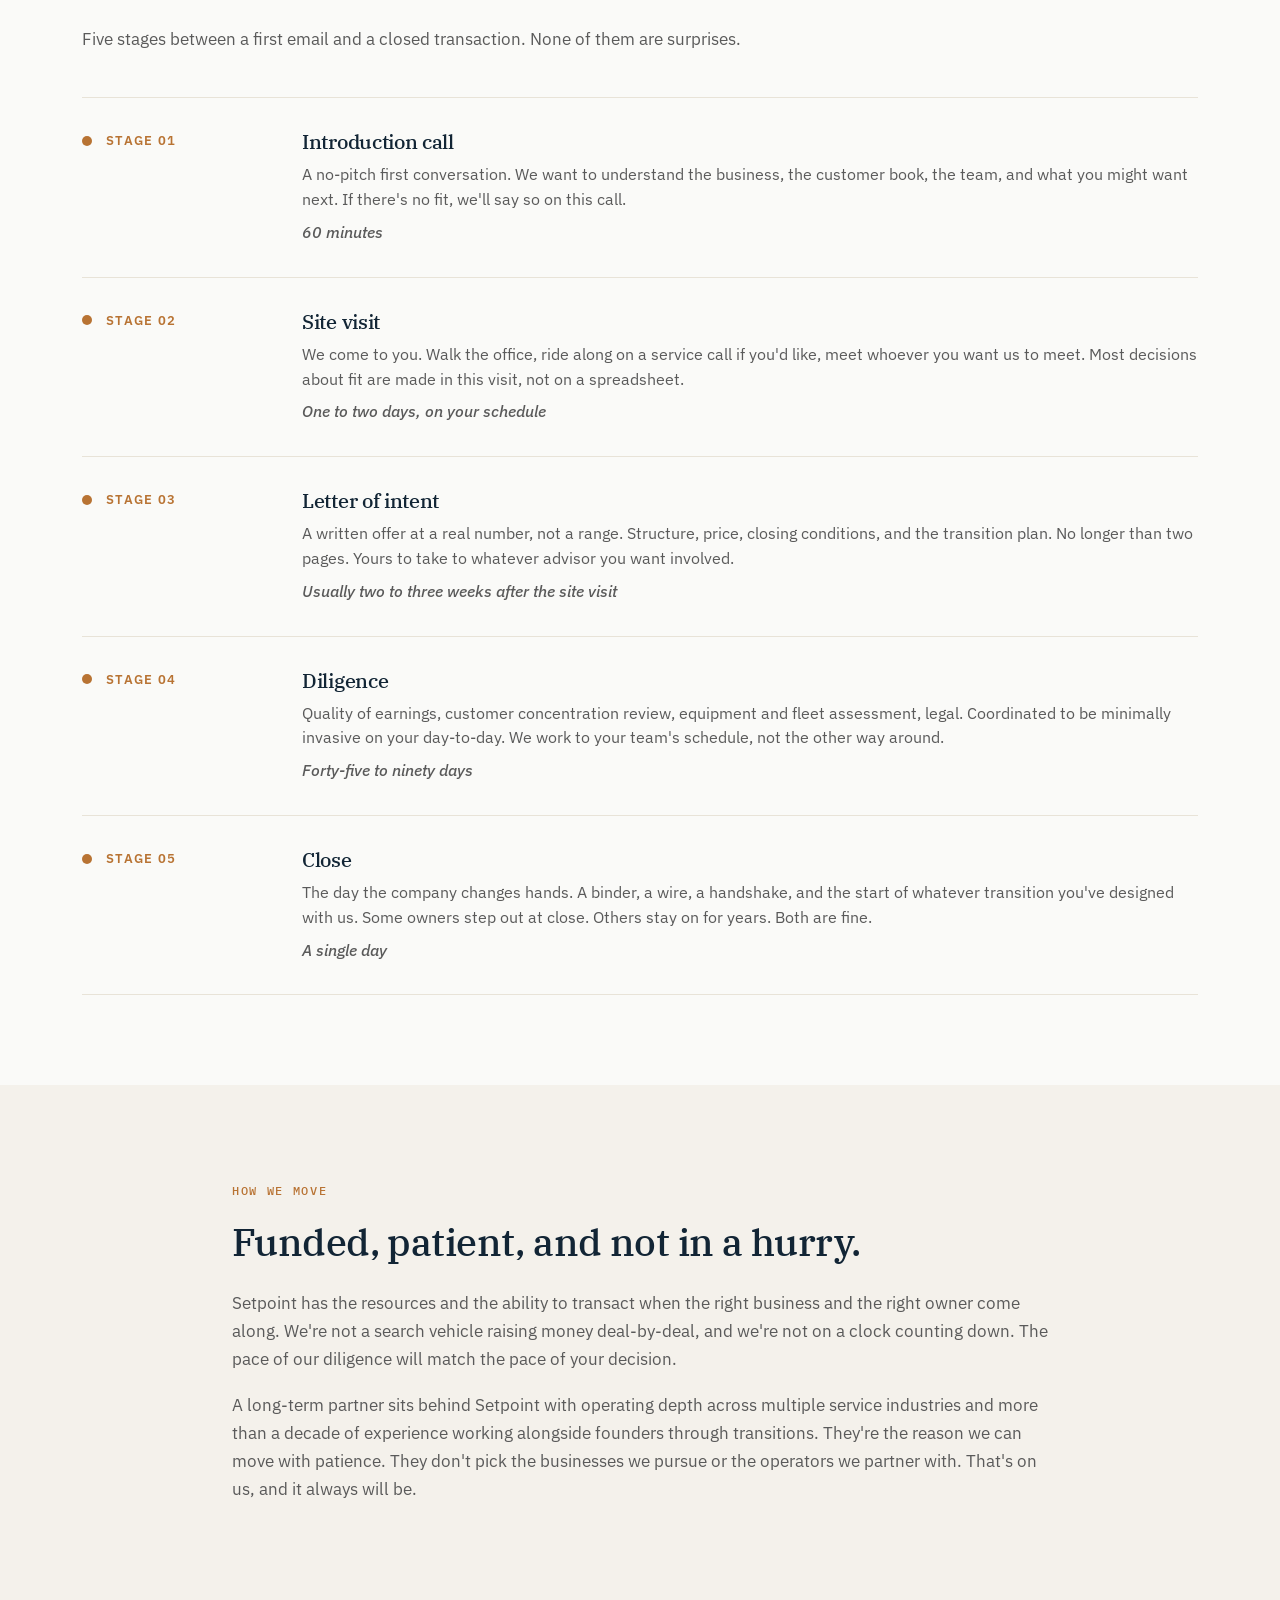
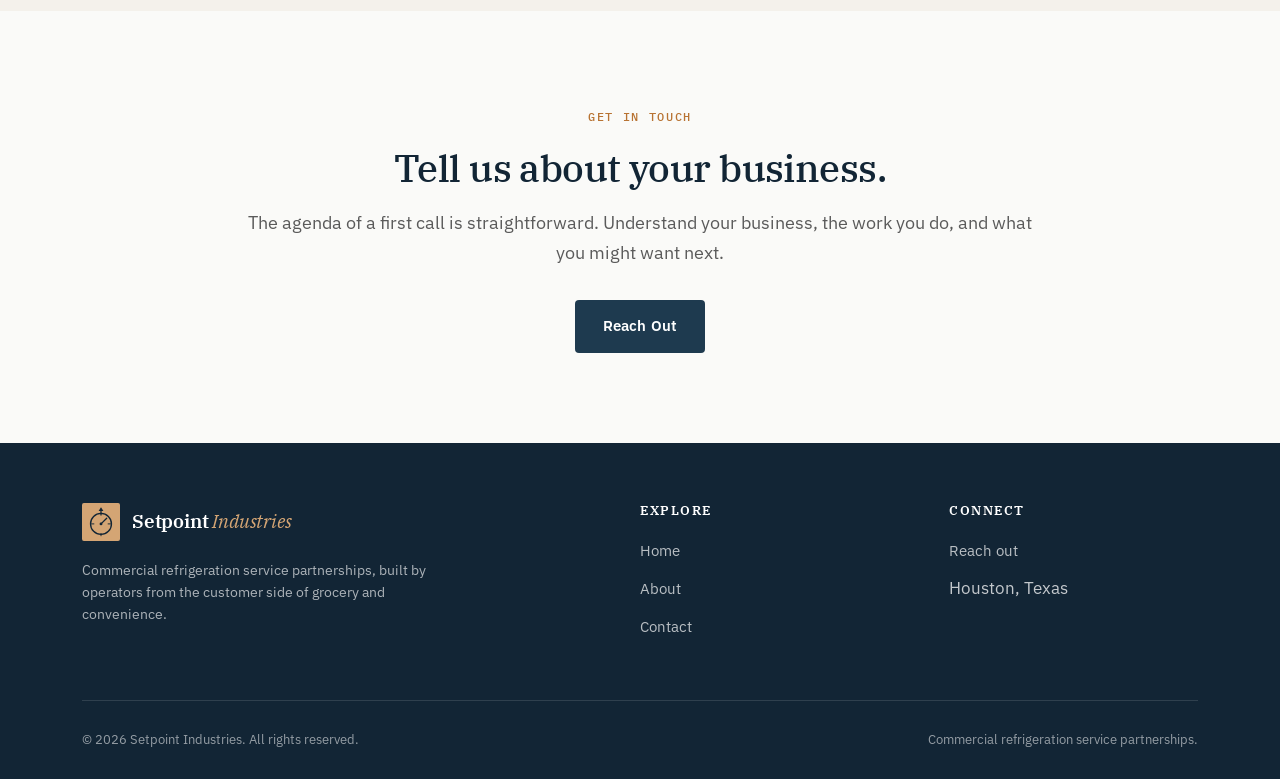
<file: about.html>
<!DOCTYPE html>
<html lang="en">
<head>
  <meta charset="UTF-8" />
  <meta name="viewport" content="width=device-width, initial-scale=1.0" />
  <title>About — Setpoint Industries</title>
  <meta name="description" content="Setpoint Industries is a commercial refrigeration services company built by operators with two decades of customer-side experience in the grocery and convenience channels." />
  <link rel="preconnect" href="https://fonts.googleapis.com" />
  <link rel="preconnect" href="https://fonts.gstatic.com" crossorigin />
  <link href="https://fonts.googleapis.com/css2?family=IBM+Plex+Mono:wght@400;500&family=IBM+Plex+Sans:wght@400;500;600;700&family=IBM+Plex+Serif:ital,wght@0,400;0,500;0,600;1,400;1,500&display=swap" rel="stylesheet" />
  <link rel="stylesheet" href="styles.css" />
</head>
<body>

  <header class="site-header">
    <div class="container">
      <div class="header-inner">
        <a href="index.html" class="logo">
          <svg class="logo-mark" viewBox="0 0 40 40" xmlns="http://www.w3.org/2000/svg" aria-hidden="true">
            <rect x="0" y="0" width="40" height="40" rx="2" fill="#1e3a4f" />
            <circle cx="20" cy="22" r="11" stroke="#b87333" stroke-width="1.4" fill="none" />
            <line x1="20" y1="9" x2="20" y2="12.5" stroke="#b87333" stroke-width="1.4" stroke-linecap="round" />
            <line x1="30" y1="22" x2="27.5" y2="22" stroke="#b87333" stroke-width="1" stroke-linecap="round" />
            <line x1="20" y1="34.5" x2="20" y2="32" stroke="#b87333" stroke-width="1" stroke-linecap="round" />
            <line x1="10" y1="22" x2="12.5" y2="22" stroke="#b87333" stroke-width="1" stroke-linecap="round" />
            <path d="M20 4.5 L17.5 8.5 L22.5 8.5 Z" fill="#b87333" />
            <line x1="20" y1="22" x2="26" y2="16" stroke="#b87333" stroke-width="1.4" stroke-linecap="round" />
            <circle cx="20" cy="22" r="1.5" fill="#b87333" />
          </svg>
          <span class="logo-text">Setpoint <span>Industries</span></span>
        </a>
        <nav>
          <ul>
            <li><a href="index.html">Home</a></li>
            <li><a href="about.html" class="active">About</a></li>
            <li><a href="contact.html">Contact</a></li>
          </ul>
        </nav>
      </div>
    </div>
  </header>

  <section class="hero">
    <div class="container">
      <div class="hero-inner">
        <span class="eyebrow">About</span>
        <h1>A commercial refrigeration services company, built by operators who came up with the customer.</h1>
        <p class="lede">Setpoint Industries is a commercial refrigeration services company in development. We operate the way good service businesses have always operated, with respect for the work, the customer, and the team that does it. Two decades inside the grocery and convenience channels these companies serve, on the supplier side of the bill.</p>
      </div>
    </div>
  </section>

  <section>
    <div class="container">
      <div class="two-col">
        <div class="two-col-content">
          <span class="eyebrow">A point of view</span>
          <h2>Refrigeration is a service business.</h2>
          <p>The most profitable refrigeration companies aren't the ones with the slickest CRMs. They're the ones whose techs pick up on the second ring. The ones whose store managers know the dispatcher by first name. The ones who've held a regional grocery account for twenty-five years because they showed up early, every time. The work is the relationship. The relationship is the work.</p>
          <p>The temptation in this industry is to financialize that. Optimize the route, squeeze the margin, automate the dispatch, exit in three years. We have no interest in that approach. The companies worth owning are the ones that have built something durable. The job of a good acquirer is to keep what works working.</p>
        </div>
        <div class="image-block dark-fill">
          <svg viewBox="0 0 400 300" xmlns="http://www.w3.org/2000/svg" preserveAspectRatio="xMidYMid slice" aria-hidden="true">
            <rect width="400" height="300" fill="#122535" />
            <g opacity="0.14">
              <line x1="0" y1="50" x2="400" y2="50" stroke="#d4a574" stroke-width="0.5" />
              <line x1="0" y1="100" x2="400" y2="100" stroke="#d4a574" stroke-width="0.5" />
              <line x1="0" y1="150" x2="400" y2="150" stroke="#d4a574" stroke-width="0.5" />
              <line x1="0" y1="200" x2="400" y2="200" stroke="#d4a574" stroke-width="0.5" />
              <line x1="0" y1="250" x2="400" y2="250" stroke="#d4a574" stroke-width="0.5" />
              <line x1="50" y1="0" x2="50" y2="300" stroke="#d4a574" stroke-width="0.5" />
              <line x1="100" y1="0" x2="100" y2="300" stroke="#d4a574" stroke-width="0.5" />
              <line x1="150" y1="0" x2="150" y2="300" stroke="#d4a574" stroke-width="0.5" />
              <line x1="200" y1="0" x2="200" y2="300" stroke="#d4a574" stroke-width="0.5" />
              <line x1="250" y1="0" x2="250" y2="300" stroke="#d4a574" stroke-width="0.5" />
              <line x1="300" y1="0" x2="300" y2="300" stroke="#d4a574" stroke-width="0.5" />
              <line x1="350" y1="0" x2="350" y2="300" stroke="#d4a574" stroke-width="0.5" />
            </g>
            <g>
              <circle cx="100" cy="150" r="46" stroke="#d4a574" stroke-width="2" fill="none" />
              <circle cx="100" cy="150" r="3" fill="#d4a574" />
              <line x1="100" y1="150" x2="125" y2="125" stroke="#d4a574" stroke-width="2" stroke-linecap="round" />
              <line x1="100" y1="100" x2="100" y2="108" stroke="#d4a574" stroke-width="1.5" stroke-linecap="round" />
              <line x1="146" y1="150" x2="138" y2="150" stroke="#d4a574" stroke-width="1" stroke-linecap="round" />
              <line x1="100" y1="200" x2="100" y2="192" stroke="#d4a574" stroke-width="1" stroke-linecap="round" />
              <line x1="54" y1="150" x2="62" y2="150" stroke="#d4a574" stroke-width="1" stroke-linecap="round" />
            </g>
            <g>
              <circle cx="200" cy="150" r="46" stroke="#d4a574" stroke-width="2" fill="none" />
              <circle cx="200" cy="150" r="3" fill="#d4a574" />
              <line x1="200" y1="150" x2="220" y2="170" stroke="#d4a574" stroke-width="2" stroke-linecap="round" />
              <line x1="200" y1="100" x2="200" y2="108" stroke="#d4a574" stroke-width="1.5" stroke-linecap="round" />
              <line x1="246" y1="150" x2="238" y2="150" stroke="#d4a574" stroke-width="1" stroke-linecap="round" />
              <line x1="200" y1="200" x2="200" y2="192" stroke="#d4a574" stroke-width="1" stroke-linecap="round" />
              <line x1="154" y1="150" x2="162" y2="150" stroke="#d4a574" stroke-width="1" stroke-linecap="round" />
            </g>
            <g>
              <circle cx="300" cy="150" r="46" stroke="#d4a574" stroke-width="2" fill="none" />
              <circle cx="300" cy="150" r="3" fill="#d4a574" />
              <line x1="300" y1="150" x2="278" y2="130" stroke="#d4a574" stroke-width="2" stroke-linecap="round" />
              <line x1="300" y1="100" x2="300" y2="108" stroke="#d4a574" stroke-width="1.5" stroke-linecap="round" />
              <line x1="346" y1="150" x2="338" y2="150" stroke="#d4a574" stroke-width="1" stroke-linecap="round" />
              <line x1="300" y1="200" x2="300" y2="192" stroke="#d4a574" stroke-width="1" stroke-linecap="round" />
              <line x1="254" y1="150" x2="262" y2="150" stroke="#d4a574" stroke-width="1" stroke-linecap="round" />
            </g>
            <g font-family="IBM Plex Sans, sans-serif" font-size="9" font-weight="600" letter-spacing="1" fill="#d4a574" opacity="0.7" text-anchor="middle">
              <text x="100" y="225">36°F</text>
              <text x="200" y="225">SETPOINT</text>
              <text x="300" y="225">38°F</text>
            </g>
          </svg>
        </div>
      </div>
    </div>
  </section>

  <!-- ============================================================
       ADVISORY ROWS  ·  PLACEHOLDER
       To finalize each row:
         1. Replace every [bracketed] item with the real name, title, and bio.
         2. Swap the monogram for a real headshot:
              <img class="advisor-photo" src="photos/lastname.jpg" alt="Full Name" />
            (delete the <div class="advisor-photo">XX</div> it replaces)
         3. Replace the [one-sentence quote ...] with their own words.
       Keep 3 to 5 rows total. Duplicate or delete an .advisor-row as needed.
       Victor's and Tom's rows use first-name-only by their preference; do not add last names.
       Bios are placeholders Victor and Tom should revise to their own words.
       ============================================================ -->
  <section class="cream">
    <div class="container">
      <div style="max-width: 720px;">
        <span class="eyebrow">Leadership &amp; advisory team</span>
        <h2>The people behind Setpoint.</h2>
        <p class="muted">Setpoint is led by operators with deep experience in the channels commercial refrigeration serves, backed by an advisory team of senior people who have built and run service organizations across HVAC, refrigeration, cold storage, and distribution. These are the names that tell an owner the next chapter is in good hands.</p>
      </div>
      <div class="advisor-rows">

        <div class="advisor-row">
          <div class="advisor-photo" aria-hidden="true">V</div>
          <div class="advisor-body">
            <div class="advisor-row-head">
              <div class="advisor-name">Victor</div>
              <div class="advisor-role">Partner</div>
            </div>
            <p class="advisor-bio">Setpoint's lead, and the first point of contact for owners considering a sale or transition. Background in executive transitions, having spent the last decade working alongside operators taking over service businesses and helping them grow into their next chapter. Coordinates the search and shares the day-to-day with Tom.</p>
            <p class="advisor-quote">"The best owners we've worked with built businesses worth protecting. Setpoint exists to be the kind of next chapter those businesses deserve."</p>
          </div>
        </div>

        <div class="advisor-row">
          <div class="advisor-photo" aria-hidden="true">T</div>
          <div class="advisor-body">
            <div class="advisor-row-head">
              <div class="advisor-name">Tom</div>
              <div class="advisor-role">Operating Partner</div>
            </div>
            <p class="advisor-bio">Houston-based, with twenty years in beverage packaging, distribution, and sales leadership, much of it at Coca-Cola. Carried full P&amp;L responsibility for two distribution facilities and teams of more than 175 employees. Built and led multiple sales organizations along the way, plus two formal sales training programs. His customers were the same grocery and convenience accounts that commercial refrigeration companies serve, which is where the experience translates: knowing what a store manager wants from a service partner, and what it costs them when they do not get it.</p>
            <p class="advisor-quote">"After twenty years on the customer side of grocery and convenience, I know what separates a refrigeration company that keeps the account from one that loses it. That's the standard we hold ourselves to."</p>
          </div>
        </div>

        <div class="advisor-row">
          <div class="advisor-photo" aria-hidden="true">A1</div>
          <div class="advisor-body">
            <div class="advisor-row-head">
              <div class="advisor-name">[Advisor name]</div>
              <div class="advisor-role">Advisor</div>
            </div>
            <p class="advisor-bio">[One to two sentences. Title, firm, and the specialty discipline they are known for. Example: three decades running multi-state commercial refrigeration service operations, including two ownership transitions.]</p>
            <p class="advisor-quote">"[One sentence on why they are involved with Setpoint.]"</p>
          </div>
        </div>

        <div class="advisor-row">
          <div class="advisor-photo" aria-hidden="true">A2</div>
          <div class="advisor-body">
            <div class="advisor-row-head">
              <div class="advisor-name">[Advisor name]</div>
              <div class="advisor-role">Advisor</div>
            </div>
            <p class="advisor-bio">[One to two sentences. Title, firm, and the specialty discipline they are known for.]</p>
            <p class="advisor-quote">"[One sentence on why they are involved with Setpoint.]"</p>
          </div>
        </div>

      </div>
    </div>
  </section>

  <section>
    <div class="container">
      <div style="max-width: 720px;">
        <span class="eyebrow">How we engage</span>
        <h2>What a conversation with Setpoint looks like.</h2>
        <p class="muted">Five stages between a first email and a closed transaction. None of them are surprises.</p>
      </div>
      <div class="stages">
        <div class="stage">
          <div class="stage-label"><span class="stage-dot"></span>Stage 01</div>
          <div>
            <h3>Introduction call</h3>
            <p>A no-pitch first conversation. We want to understand the business, the customer book, the team, and what you might want next. If there's no fit, we'll say so on this call.</p>
            <p class="stage-duration">60 minutes</p>
          </div>
        </div>
        <div class="stage">
          <div class="stage-label"><span class="stage-dot"></span>Stage 02</div>
          <div>
            <h3>Site visit</h3>
            <p>We come to you. Walk the office, ride along on a service call if you'd like, meet whoever you want us to meet. Most decisions about fit are made in this visit, not on a spreadsheet.</p>
            <p class="stage-duration">One to two days, on your schedule</p>
          </div>
        </div>
        <div class="stage">
          <div class="stage-label"><span class="stage-dot"></span>Stage 03</div>
          <div>
            <h3>Letter of intent</h3>
            <p>A written offer at a real number, not a range. Structure, price, closing conditions, and the transition plan. No longer than two pages. Yours to take to whatever advisor you want involved.</p>
            <p class="stage-duration">Usually two to three weeks after the site visit</p>
          </div>
        </div>
        <div class="stage">
          <div class="stage-label"><span class="stage-dot"></span>Stage 04</div>
          <div>
            <h3>Diligence</h3>
            <p>Quality of earnings, customer concentration review, equipment and fleet assessment, legal. Coordinated to be minimally invasive on your day-to-day. We work to your team's schedule, not the other way around.</p>
            <p class="stage-duration">Forty-five to ninety days</p>
          </div>
        </div>
        <div class="stage">
          <div class="stage-label"><span class="stage-dot"></span>Stage 05</div>
          <div>
            <h3>Close</h3>
            <p>The day the company changes hands. A binder, a wire, a handshake, and the start of whatever transition you've designed with us. Some owners step out at close. Others stay on for years. Both are fine.</p>
            <p class="stage-duration">A single day</p>
          </div>
        </div>
      </div>
    </div>
  </section>

  <section class="cream">
    <div class="container-narrow">
      <span class="eyebrow">How we move</span>
      <h2>Funded, patient, and not in a hurry.</h2>
      <p class="muted">Setpoint has the resources and the ability to transact when the right business and the right owner come along. We're not a search vehicle raising money deal-by-deal, and we're not on a clock counting down. The pace of our diligence will match the pace of your decision.</p>
      <p class="muted">A long-term partner sits behind Setpoint with operating depth across multiple service industries and more than a decade of experience working alongside founders through transitions. They're the reason we can move with patience. They don't pick the businesses we pursue or the operators we partner with. That's on us, and it always will be.</p>
    </div>
  </section>

  <section class="cta-section">
    <div class="container-narrow">
      <span class="eyebrow">Get in touch</span>
      <h2>Tell us about your business.</h2>
      <p>The agenda of a first call is straightforward. Understand your business, the work you do, and what you might want next.</p>
      <a href="contact.html" class="btn btn-primary">Reach Out</a>
    </div>
  </section>

  <footer>
    <div class="container">
      <div class="footer-inner">
        <div class="footer-brand">
          <a href="index.html" class="logo">
            <svg class="logo-mark" viewBox="0 0 40 40" xmlns="http://www.w3.org/2000/svg" aria-hidden="true">
              <rect x="0" y="0" width="40" height="40" rx="2" fill="#d4a574" />
              <circle cx="20" cy="22" r="11" stroke="#122535" stroke-width="1.4" fill="none" />
              <line x1="20" y1="9" x2="20" y2="12.5" stroke="#122535" stroke-width="1.4" stroke-linecap="round" />
              <line x1="30" y1="22" x2="27.5" y2="22" stroke="#122535" stroke-width="1" stroke-linecap="round" />
              <line x1="20" y1="34.5" x2="20" y2="32" stroke="#122535" stroke-width="1" stroke-linecap="round" />
              <line x1="10" y1="22" x2="12.5" y2="22" stroke="#122535" stroke-width="1" stroke-linecap="round" />
              <path d="M20 4.5 L17.5 8.5 L22.5 8.5 Z" fill="#122535" />
              <line x1="20" y1="22" x2="26" y2="16" stroke="#122535" stroke-width="1.4" stroke-linecap="round" />
              <circle cx="20" cy="22" r="1.5" fill="#122535" />
            </svg>
            <span class="logo-text">Setpoint <span>Industries</span></span>
          </a>
          <p>Commercial refrigeration service partnerships, built by operators from the customer side of grocery and convenience.</p>
        </div>
        <div class="footer-col">
          <h4>Explore</h4>
          <ul>
            <li><a href="index.html">Home</a></li>
            <li><a href="about.html">About</a></li>
            <li><a href="contact.html">Contact</a></li>
          </ul>
        </div>
        <div class="footer-col">
          <h4>Connect</h4>
          <ul>
            <li><a href="contact.html">Reach out</a></li>
            <li>Houston, Texas</li>
          </ul>
        </div>
      </div>
      <div class="footer-bottom">
        <div>© 2026 Setpoint Industries. All rights reserved.</div>
        <div>Commercial refrigeration service partnerships.</div>
      </div>
    </div>
  </footer>

</body>
</html>
</file>
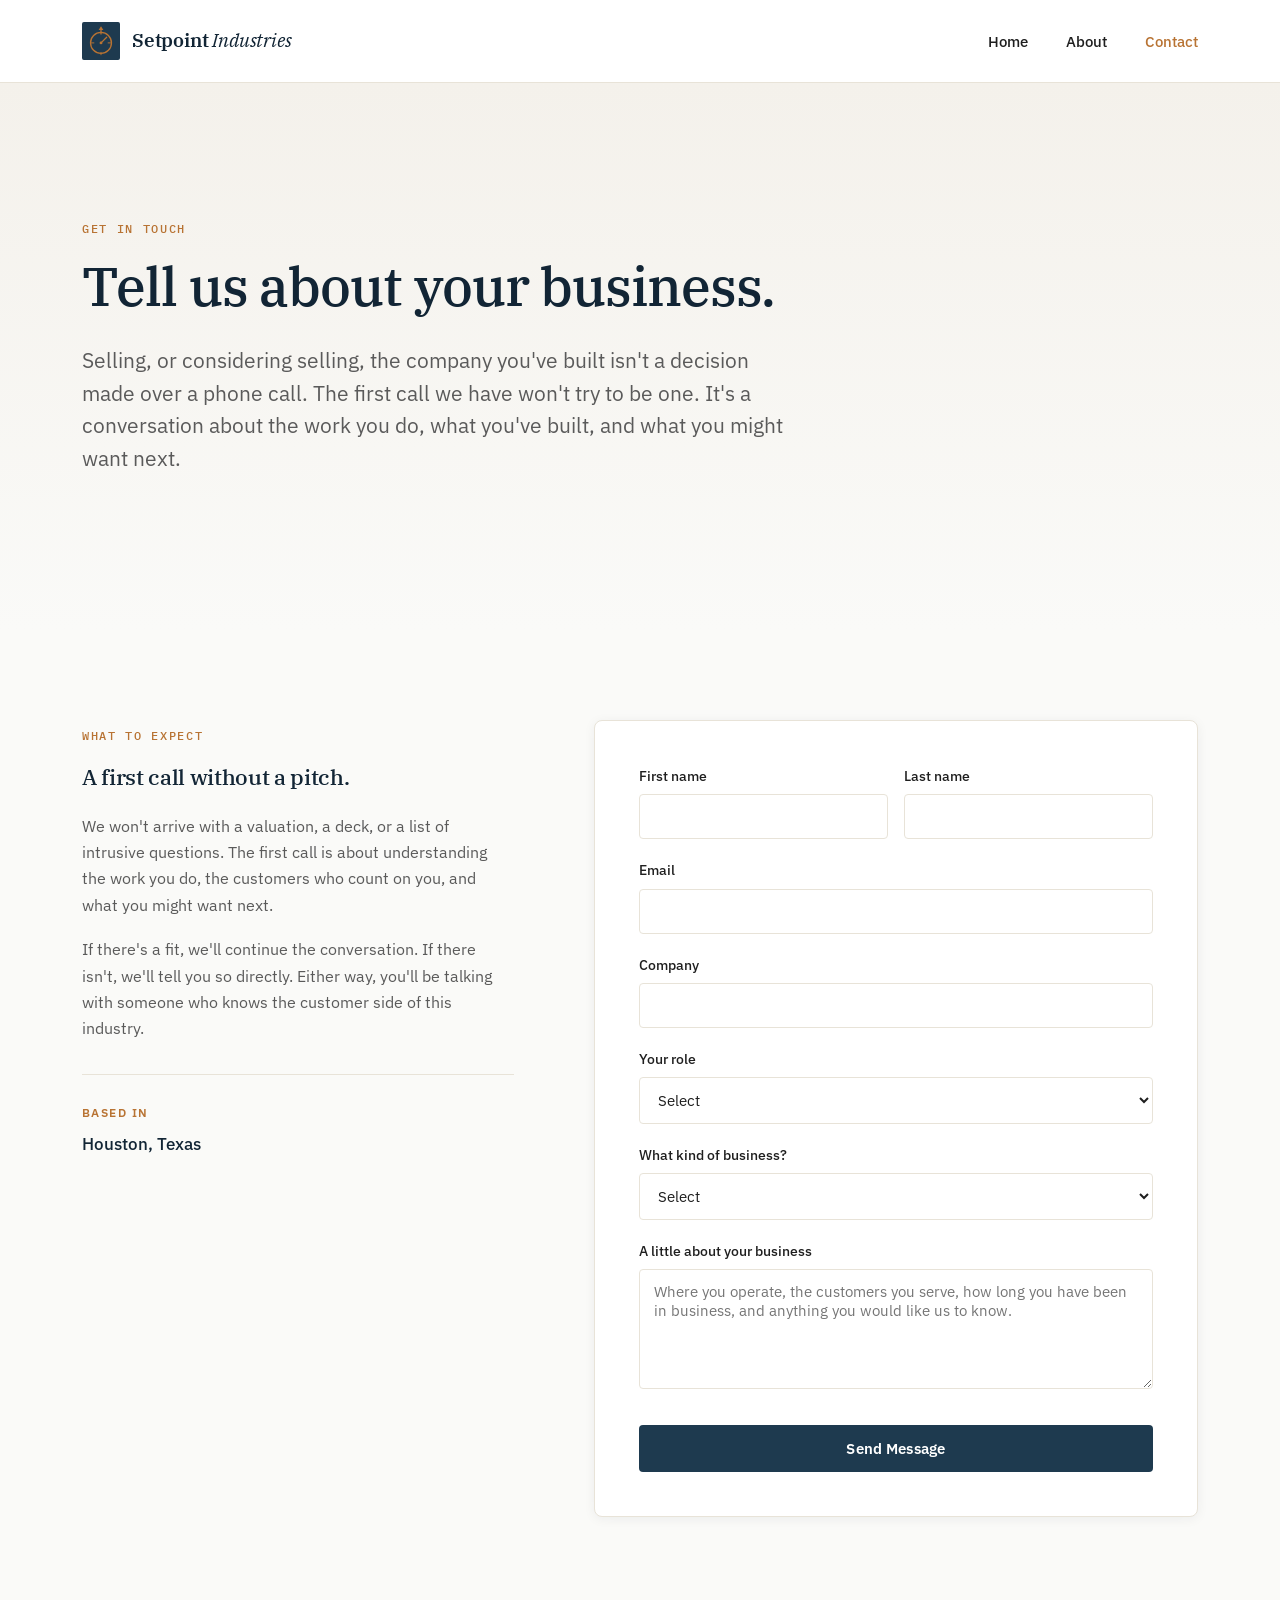
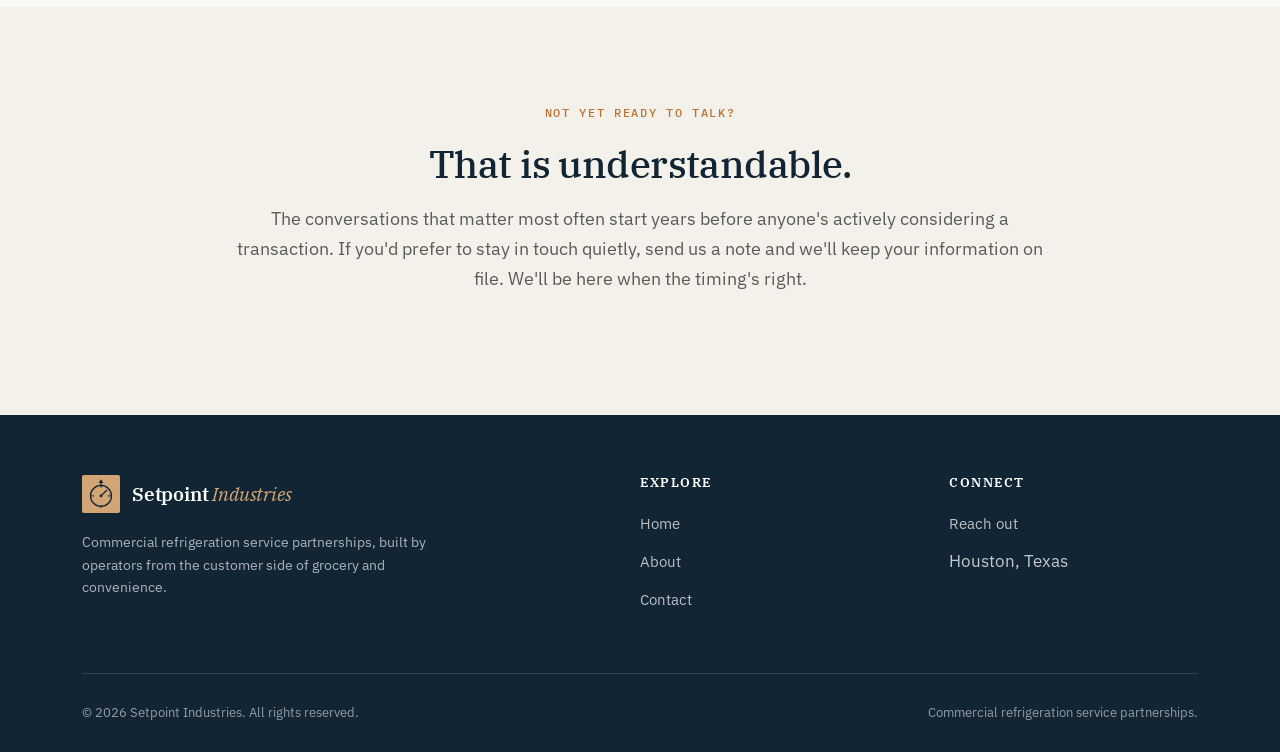
<file: contact.html>
<!DOCTYPE html>
<html lang="en">
<head>
  <meta charset="UTF-8" />
  <meta name="viewport" content="width=device-width, initial-scale=1.0" />
  <title>Contact — Setpoint Industries</title>
  <meta name="description" content="Reach Setpoint Industries. A commercial refrigeration services company built by operators from the customer side of grocery and convenience." />
  <link rel="preconnect" href="https://fonts.googleapis.com" />
  <link rel="preconnect" href="https://fonts.gstatic.com" crossorigin />
  <link href="https://fonts.googleapis.com/css2?family=IBM+Plex+Mono:wght@400;500&family=IBM+Plex+Sans:wght@400;500;600;700&family=IBM+Plex+Serif:ital,wght@0,400;0,500;0,600;1,400;1,500&display=swap" rel="stylesheet" />
  <link rel="stylesheet" href="styles.css" />
</head>
<body>

  <header class="site-header">
    <div class="container">
      <div class="header-inner">
        <a href="index.html" class="logo">
          <svg class="logo-mark" viewBox="0 0 40 40" xmlns="http://www.w3.org/2000/svg" aria-hidden="true">
            <rect x="0" y="0" width="40" height="40" rx="2" fill="#1e3a4f" />
            <circle cx="20" cy="22" r="11" stroke="#b87333" stroke-width="1.4" fill="none" />
            <line x1="20" y1="9" x2="20" y2="12.5" stroke="#b87333" stroke-width="1.4" stroke-linecap="round" />
            <line x1="30" y1="22" x2="27.5" y2="22" stroke="#b87333" stroke-width="1" stroke-linecap="round" />
            <line x1="20" y1="34.5" x2="20" y2="32" stroke="#b87333" stroke-width="1" stroke-linecap="round" />
            <line x1="10" y1="22" x2="12.5" y2="22" stroke="#b87333" stroke-width="1" stroke-linecap="round" />
            <path d="M20 4.5 L17.5 8.5 L22.5 8.5 Z" fill="#b87333" />
            <line x1="20" y1="22" x2="26" y2="16" stroke="#b87333" stroke-width="1.4" stroke-linecap="round" />
            <circle cx="20" cy="22" r="1.5" fill="#b87333" />
          </svg>
          <span class="logo-text">Setpoint <span>Industries</span></span>
        </a>
        <nav>
          <ul>
            <li><a href="index.html">Home</a></li>
            <li><a href="about.html">About</a></li>
            <li><a href="contact.html" class="active">Contact</a></li>
          </ul>
        </nav>
      </div>
    </div>
  </header>

  <section class="hero">
    <div class="container">
      <div class="hero-inner">
        <span class="eyebrow">Get in touch</span>
        <h1>Tell us about your business.</h1>
        <p class="lede">Selling, or considering selling, the company you've built isn't a decision made over a phone call. The first call we have won't try to be one. It's a conversation about the work you do, what you've built, and what you might want next.</p>
      </div>
    </div>
  </section>

  <section>
    <div class="container">
      <div class="contact-grid">
        <div class="contact-info">
          <span class="eyebrow">What to expect</span>
          <h3>A first call without a pitch.</h3>
          <p>We won't arrive with a valuation, a deck, or a list of intrusive questions. The first call is about understanding the work you do, the customers who count on you, and what you might want next.</p>
          <p>If there's a fit, we'll continue the conversation. If there isn't, we'll tell you so directly. Either way, you'll be talking with someone who knows the customer side of this industry.</p>

          <div class="contact-detail">
            <div class="contact-detail-label">Based in</div>
            <div class="contact-detail-value">Houston, Texas</div>
          </div>
        </div>

        <form class="contact-form" action="#" method="post">
          <div class="form-row">
            <div class="form-group">
              <label for="firstName">First name</label>
              <input type="text" id="firstName" name="firstName" required />
            </div>
            <div class="form-group">
              <label for="lastName">Last name</label>
              <input type="text" id="lastName" name="lastName" required />
            </div>
          </div>

          <div class="form-group">
            <label for="email">Email</label>
            <input type="email" id="email" name="email" required />
          </div>

          <div class="form-group">
            <label for="company">Company</label>
            <input type="text" id="company" name="company" />
          </div>

          <div class="form-group">
            <label for="role">Your role</label>
            <select id="role" name="role">
              <option value="">Select</option>
              <option>Owner / Founder</option>
              <option>President / CEO</option>
              <option>Executive</option>
              <option>Advisor or Intermediary</option>
              <option>Other</option>
            </select>
          </div>

          <div class="form-group">
            <label for="business">What kind of business?</label>
            <select id="business" name="business">
              <option value="">Select</option>
              <option>Commercial refrigeration service</option>
              <option>Cold storage / food distribution support</option>
              <option>Commercial HVAC / mechanical service</option>
              <option>Electrical / controls</option>
              <option>Other commercial service business</option>
              <option>Not sure yet</option>
            </select>
          </div>

          <div class="form-group">
            <label for="message">A little about your business</label>
            <textarea id="message" name="message" placeholder="Where you operate, the customers you serve, how long you have been in business, and anything you would like us to know."></textarea>
          </div>

          <button type="submit" class="btn btn-primary">Send Message</button>
        </form>
      </div>
    </div>
  </section>

  <section class="cream cta-section">
    <div class="container-narrow">
      <span class="eyebrow">Not yet ready to talk?</span>
      <h2>That is understandable.</h2>
      <p>The conversations that matter most often start years before anyone's actively considering a transaction. If you'd prefer to stay in touch quietly, send us a note and we'll keep your information on file. We'll be here when the timing's right.</p>
    </div>
  </section>

  <footer>
    <div class="container">
      <div class="footer-inner">
        <div class="footer-brand">
          <a href="index.html" class="logo">
            <svg class="logo-mark" viewBox="0 0 40 40" xmlns="http://www.w3.org/2000/svg" aria-hidden="true">
              <rect x="0" y="0" width="40" height="40" rx="2" fill="#d4a574" />
              <circle cx="20" cy="22" r="11" stroke="#122535" stroke-width="1.4" fill="none" />
              <line x1="20" y1="9" x2="20" y2="12.5" stroke="#122535" stroke-width="1.4" stroke-linecap="round" />
              <line x1="30" y1="22" x2="27.5" y2="22" stroke="#122535" stroke-width="1" stroke-linecap="round" />
              <line x1="20" y1="34.5" x2="20" y2="32" stroke="#122535" stroke-width="1" stroke-linecap="round" />
              <line x1="10" y1="22" x2="12.5" y2="22" stroke="#122535" stroke-width="1" stroke-linecap="round" />
              <path d="M20 4.5 L17.5 8.5 L22.5 8.5 Z" fill="#122535" />
              <line x1="20" y1="22" x2="26" y2="16" stroke="#122535" stroke-width="1.4" stroke-linecap="round" />
              <circle cx="20" cy="22" r="1.5" fill="#122535" />
            </svg>
            <span class="logo-text">Setpoint <span>Industries</span></span>
          </a>
          <p>Commercial refrigeration service partnerships, built by operators from the customer side of grocery and convenience.</p>
        </div>
        <div class="footer-col">
          <h4>Explore</h4>
          <ul>
            <li><a href="index.html">Home</a></li>
            <li><a href="about.html">About</a></li>
            <li><a href="contact.html">Contact</a></li>
          </ul>
        </div>
        <div class="footer-col">
          <h4>Connect</h4>
          <ul>
            <li><a href="contact.html">Reach out</a></li>
            <li>Houston, Texas</li>
          </ul>
        </div>
      </div>
      <div class="footer-bottom">
        <div>© 2026 Setpoint Industries. All rights reserved.</div>
        <div>Commercial refrigeration service partnerships.</div>
      </div>
    </div>
  </footer>

</body>
</html>
</file>
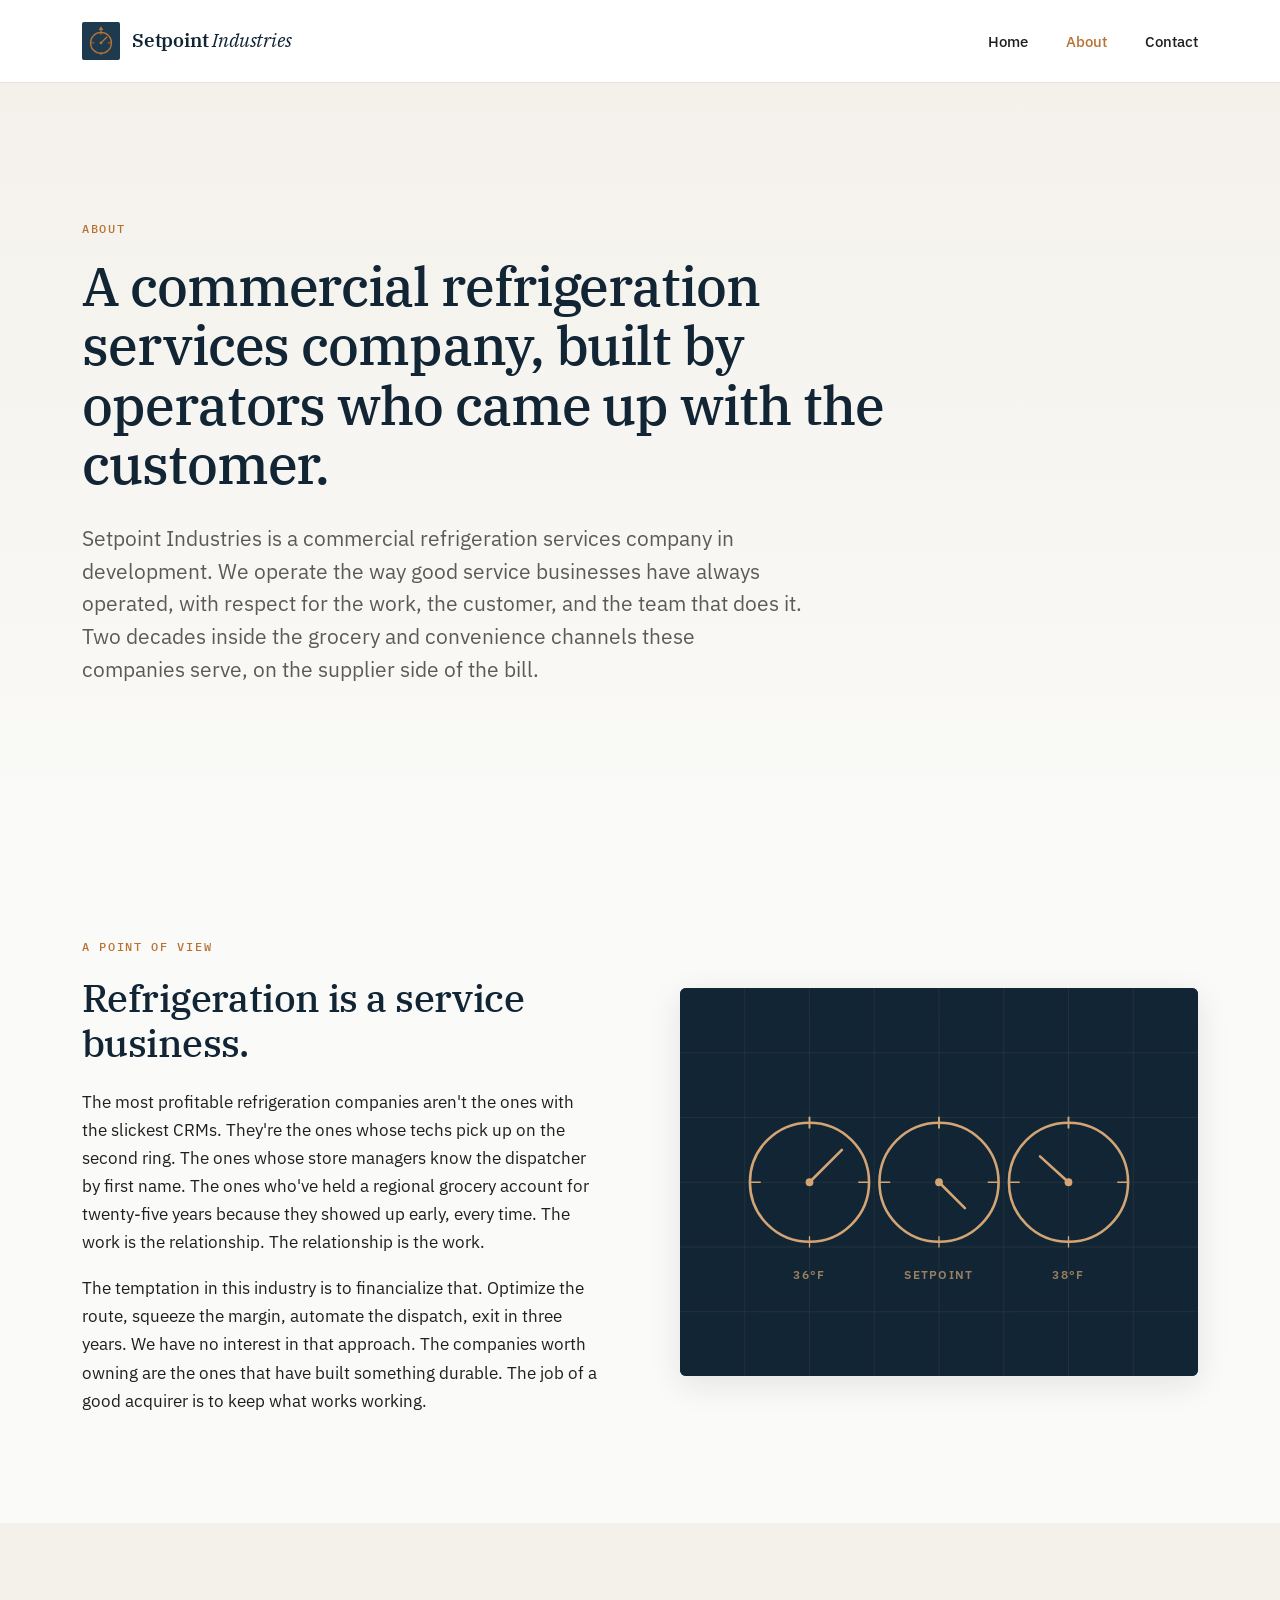
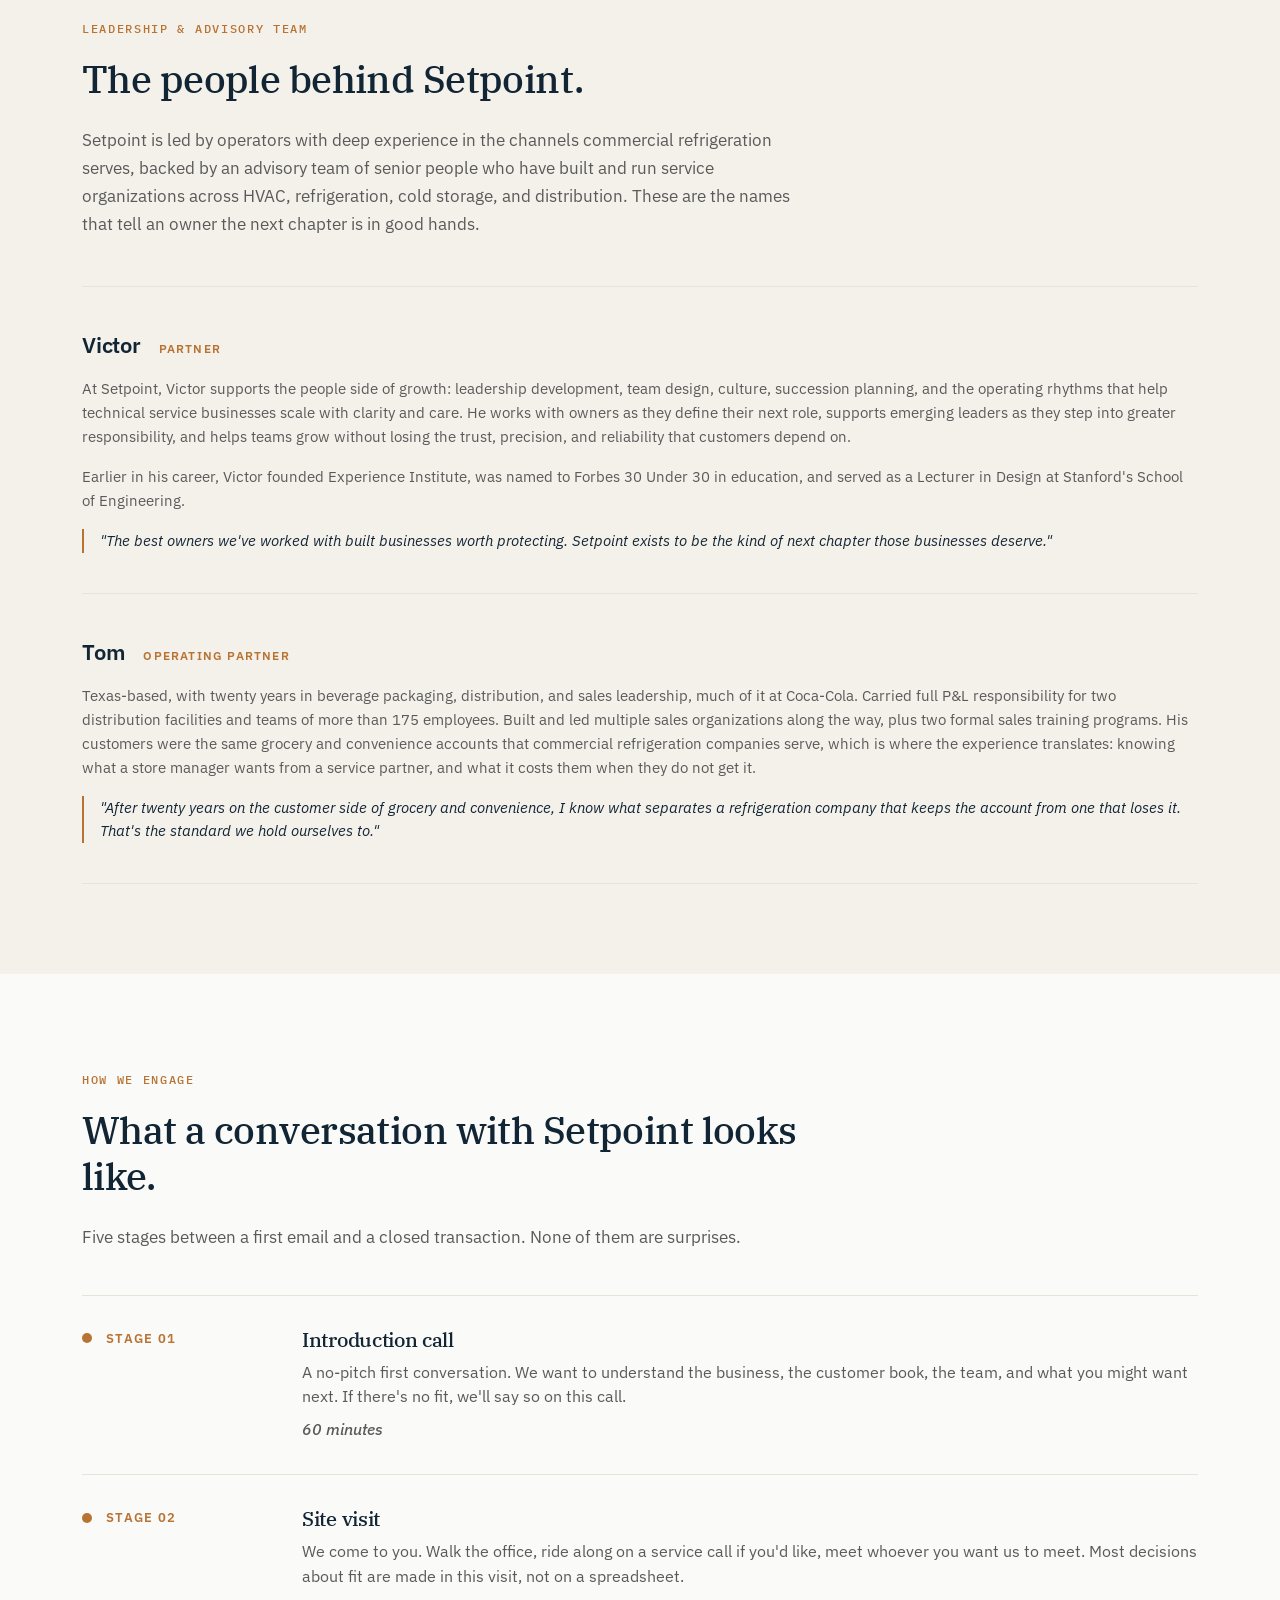
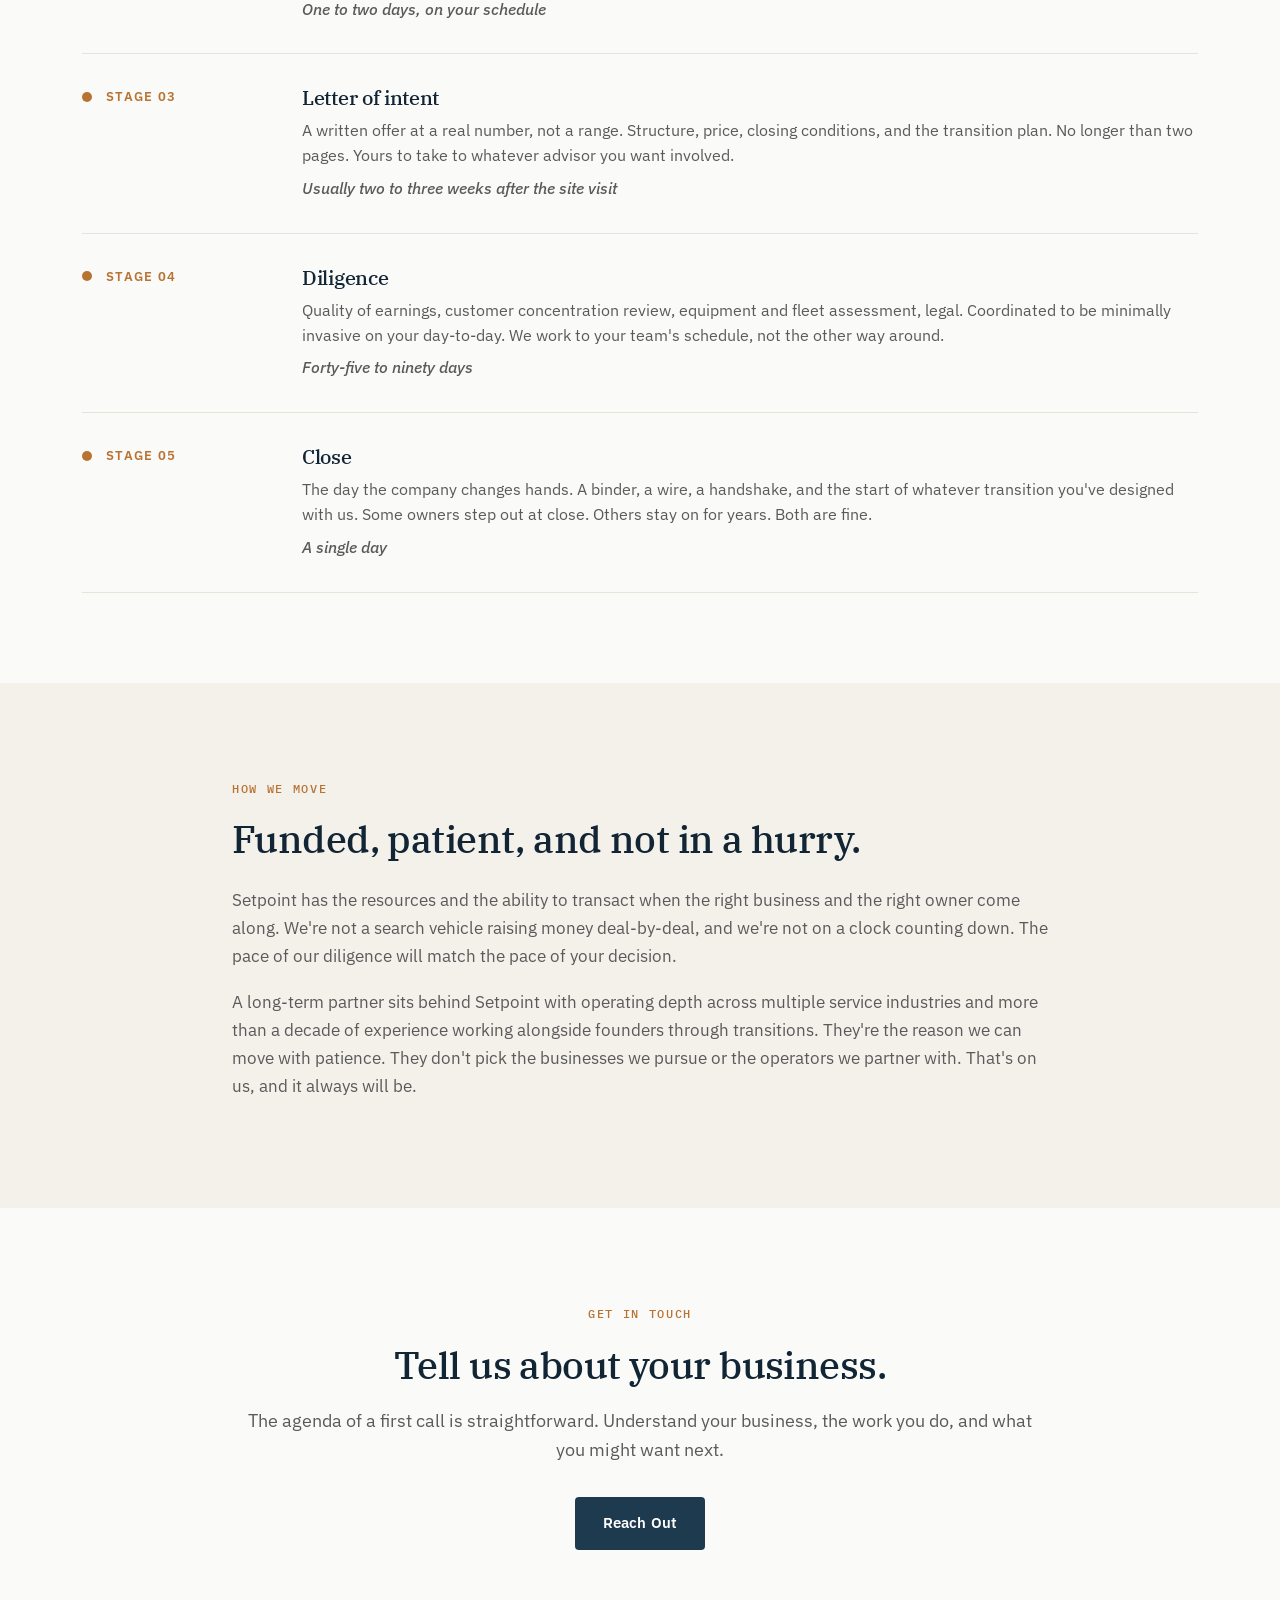
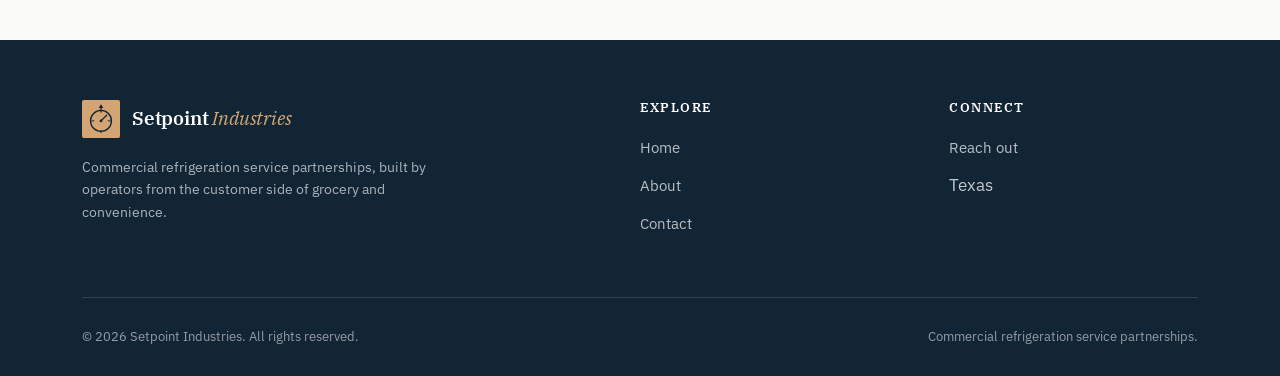
<file: publish/about.html>
<!DOCTYPE html>
<html lang="en">
<head>
  <meta charset="UTF-8" />
  <meta name="viewport" content="width=device-width, initial-scale=1.0" />
  <title>About — Setpoint Industries</title>
  <meta name="description" content="Setpoint Industries is a commercial refrigeration services company built by operators with two decades of customer-side experience in the grocery and convenience channels." />
  <link rel="preconnect" href="https://fonts.googleapis.com" />
  <link rel="preconnect" href="https://fonts.gstatic.com" crossorigin />
  <link href="https://fonts.googleapis.com/css2?family=IBM+Plex+Mono:wght@400;500&family=IBM+Plex+Sans:wght@400;500;600;700&family=IBM+Plex+Serif:ital,wght@0,400;0,500;0,600;1,400;1,500&display=swap" rel="stylesheet" />
  <link rel="stylesheet" href="styles.css" />
  <link rel="icon" href="favicon.ico" sizes="16x16 32x32 48x48" />
  <link rel="icon" href="favicon-96.png" type="image/png" sizes="96x96" />
  <link rel="icon" href="favicon.svg" type="image/svg+xml" />
  <link rel="apple-touch-icon" href="apple-touch-icon.png" />
</head>
<body>

  <header class="site-header">
    <div class="container">
      <div class="header-inner">
        <a href="index.html" class="logo">
          <svg class="logo-mark" viewBox="0 0 40 40" xmlns="http://www.w3.org/2000/svg" aria-hidden="true">
            <rect x="0" y="0" width="40" height="40" rx="2" fill="#1e3a4f" />
            <circle cx="20" cy="22" r="11" stroke="#b87333" stroke-width="1.4" fill="none" />
            <line x1="20" y1="9" x2="20" y2="12.5" stroke="#b87333" stroke-width="1.4" stroke-linecap="round" />
            <line x1="30" y1="22" x2="27.5" y2="22" stroke="#b87333" stroke-width="1" stroke-linecap="round" />
            <line x1="20" y1="34.5" x2="20" y2="32" stroke="#b87333" stroke-width="1" stroke-linecap="round" />
            <line x1="10" y1="22" x2="12.5" y2="22" stroke="#b87333" stroke-width="1" stroke-linecap="round" />
            <path d="M20 4.5 L17.5 8.5 L22.5 8.5 Z" fill="#b87333" />
            <line x1="20" y1="22" x2="26" y2="16" stroke="#b87333" stroke-width="1.4" stroke-linecap="round" />
            <circle cx="20" cy="22" r="1.5" fill="#b87333" />
          </svg>
          <span class="logo-text">Setpoint <span>Industries</span></span>
        </a>
        <nav>
          <ul>
            <li><a href="index.html">Home</a></li>
            <li><a href="about.html" class="active">About</a></li>
            <li><a href="contact.html">Contact</a></li>
          </ul>
        </nav>
      </div>
    </div>
  </header>

  <section class="hero">
    <div class="container">
      <div class="hero-inner">
        <span class="eyebrow">About</span>
        <h1>A commercial refrigeration services company, built by operators who came up with the customer.</h1>
        <p class="lede">Setpoint Industries is a commercial refrigeration services company in development. We operate the way good service businesses have always operated, with respect for the work, the customer, and the team that does it. Two decades inside the grocery and convenience channels these companies serve, on the supplier side of the bill.</p>
      </div>
    </div>
  </section>

  <section>
    <div class="container">
      <div class="two-col">
        <div class="two-col-content">
          <span class="eyebrow">A point of view</span>
          <h2>Refrigeration is a service business.</h2>
          <p>The most profitable refrigeration companies aren't the ones with the slickest CRMs. They're the ones whose techs pick up on the second ring. The ones whose store managers know the dispatcher by first name. The ones who've held a regional grocery account for twenty-five years because they showed up early, every time. The work is the relationship. The relationship is the work.</p>
          <p>The temptation in this industry is to financialize that. Optimize the route, squeeze the margin, automate the dispatch, exit in three years. We have no interest in that approach. The companies worth owning are the ones that have built something durable. The job of a good acquirer is to keep what works working.</p>
        </div>
        <div class="image-block dark-fill">
          <svg viewBox="0 0 400 300" xmlns="http://www.w3.org/2000/svg" preserveAspectRatio="xMidYMid slice" aria-hidden="true">
            <rect width="400" height="300" fill="#122535" />
            <g opacity="0.14">
              <line x1="0" y1="50" x2="400" y2="50" stroke="#d4a574" stroke-width="0.5" />
              <line x1="0" y1="100" x2="400" y2="100" stroke="#d4a574" stroke-width="0.5" />
              <line x1="0" y1="150" x2="400" y2="150" stroke="#d4a574" stroke-width="0.5" />
              <line x1="0" y1="200" x2="400" y2="200" stroke="#d4a574" stroke-width="0.5" />
              <line x1="0" y1="250" x2="400" y2="250" stroke="#d4a574" stroke-width="0.5" />
              <line x1="50" y1="0" x2="50" y2="300" stroke="#d4a574" stroke-width="0.5" />
              <line x1="100" y1="0" x2="100" y2="300" stroke="#d4a574" stroke-width="0.5" />
              <line x1="150" y1="0" x2="150" y2="300" stroke="#d4a574" stroke-width="0.5" />
              <line x1="200" y1="0" x2="200" y2="300" stroke="#d4a574" stroke-width="0.5" />
              <line x1="250" y1="0" x2="250" y2="300" stroke="#d4a574" stroke-width="0.5" />
              <line x1="300" y1="0" x2="300" y2="300" stroke="#d4a574" stroke-width="0.5" />
              <line x1="350" y1="0" x2="350" y2="300" stroke="#d4a574" stroke-width="0.5" />
            </g>
            <g>
              <circle cx="100" cy="150" r="46" stroke="#d4a574" stroke-width="2" fill="none" />
              <circle cx="100" cy="150" r="3" fill="#d4a574" />
              <line x1="100" y1="150" x2="125" y2="125" stroke="#d4a574" stroke-width="2" stroke-linecap="round" />
              <line x1="100" y1="100" x2="100" y2="108" stroke="#d4a574" stroke-width="1.5" stroke-linecap="round" />
              <line x1="146" y1="150" x2="138" y2="150" stroke="#d4a574" stroke-width="1" stroke-linecap="round" />
              <line x1="100" y1="200" x2="100" y2="192" stroke="#d4a574" stroke-width="1" stroke-linecap="round" />
              <line x1="54" y1="150" x2="62" y2="150" stroke="#d4a574" stroke-width="1" stroke-linecap="round" />
            </g>
            <g>
              <circle cx="200" cy="150" r="46" stroke="#d4a574" stroke-width="2" fill="none" />
              <circle cx="200" cy="150" r="3" fill="#d4a574" />
              <line x1="200" y1="150" x2="220" y2="170" stroke="#d4a574" stroke-width="2" stroke-linecap="round" />
              <line x1="200" y1="100" x2="200" y2="108" stroke="#d4a574" stroke-width="1.5" stroke-linecap="round" />
              <line x1="246" y1="150" x2="238" y2="150" stroke="#d4a574" stroke-width="1" stroke-linecap="round" />
              <line x1="200" y1="200" x2="200" y2="192" stroke="#d4a574" stroke-width="1" stroke-linecap="round" />
              <line x1="154" y1="150" x2="162" y2="150" stroke="#d4a574" stroke-width="1" stroke-linecap="round" />
            </g>
            <g>
              <circle cx="300" cy="150" r="46" stroke="#d4a574" stroke-width="2" fill="none" />
              <circle cx="300" cy="150" r="3" fill="#d4a574" />
              <line x1="300" y1="150" x2="278" y2="130" stroke="#d4a574" stroke-width="2" stroke-linecap="round" />
              <line x1="300" y1="100" x2="300" y2="108" stroke="#d4a574" stroke-width="1.5" stroke-linecap="round" />
              <line x1="346" y1="150" x2="338" y2="150" stroke="#d4a574" stroke-width="1" stroke-linecap="round" />
              <line x1="300" y1="200" x2="300" y2="192" stroke="#d4a574" stroke-width="1" stroke-linecap="round" />
              <line x1="254" y1="150" x2="262" y2="150" stroke="#d4a574" stroke-width="1" stroke-linecap="round" />
            </g>
            <g font-family="IBM Plex Sans, sans-serif" font-size="9" font-weight="600" letter-spacing="1" fill="#d4a574" opacity="0.7" text-anchor="middle">
              <text x="100" y="225">36°F</text>
              <text x="200" y="225">SETPOINT</text>
              <text x="300" y="225">38°F</text>
            </g>
          </svg>
        </div>
      </div>
    </div>
  </section>

  <!-- ============================================================
       ADVISORY ROWS  ·  PLACEHOLDER
       To finalize each row:
         1. Replace every [bracketed] item with the real name, title, and bio.
         2. Swap the monogram for a real headshot:
              <img class="advisor-photo" src="photos/lastname.jpg" alt="Full Name" />
            (delete the <div class="advisor-photo">XX</div> it replaces)
         3. Replace the [one-sentence quote ...] with their own words.
       Keep 3 to 5 rows total. Duplicate or delete an .advisor-row as needed.
       Victor's and Tom's rows use first-name-only by their preference; do not add last names.
       Bios are placeholders Victor and Tom should revise to their own words.
       ============================================================ -->
  <section class="cream">
    <div class="container">
      <div style="max-width: 720px;">
        <span class="eyebrow">Leadership &amp; advisory team</span>
        <h2>The people behind Setpoint.</h2>
        <p class="muted">Setpoint is led by operators with deep experience in the channels commercial refrigeration serves, backed by an advisory team of senior people who have built and run service organizations across HVAC, refrigeration, cold storage, and distribution. These are the names that tell an owner the next chapter is in good hands.</p>
      </div>
      <div class="advisor-rows">

        <div class="advisor-row">
          <div class="advisor-body">
            <div class="advisor-row-head">
              <div class="advisor-name">Victor</div>
              <div class="advisor-role">Partner</div>
            </div>
            <p class="advisor-bio">At Setpoint, Victor supports the people side of growth: leadership development, team design, culture, succession planning, and the operating rhythms that help technical service businesses scale with clarity and care. He works with owners as they define their next role, supports emerging leaders as they step into greater responsibility, and helps teams grow without losing the trust, precision, and reliability that customers depend on.</p>
            <p class="advisor-bio">Earlier in his career, Victor founded Experience Institute, was named to Forbes 30 Under 30 in education, and served as a Lecturer in Design at Stanford's School of Engineering.</p>
            <p class="advisor-quote">"The best owners we've worked with built businesses worth protecting. Setpoint exists to be the kind of next chapter those businesses deserve."</p>
          </div>
        </div>

        <div class="advisor-row">
          <div class="advisor-body">
            <div class="advisor-row-head">
              <div class="advisor-name">Tom</div>
              <div class="advisor-role">Operating Partner</div>
            </div>
            <p class="advisor-bio">Texas-based, with twenty years in beverage packaging, distribution, and sales leadership, much of it at Coca-Cola. Carried full P&amp;L responsibility for two distribution facilities and teams of more than 175 employees. Built and led multiple sales organizations along the way, plus two formal sales training programs. His customers were the same grocery and convenience accounts that commercial refrigeration companies serve, which is where the experience translates: knowing what a store manager wants from a service partner, and what it costs them when they do not get it.</p>
            <p class="advisor-quote">"After twenty years on the customer side of grocery and convenience, I know what separates a refrigeration company that keeps the account from one that loses it. That's the standard we hold ourselves to."</p>
          </div>
        </div>


      </div>
    </div>
  </section>

  <section>
    <div class="container">
      <div style="max-width: 720px;">
        <span class="eyebrow">How we engage</span>
        <h2>What a conversation with Setpoint looks like.</h2>
        <p class="muted">Five stages between a first email and a closed transaction. None of them are surprises.</p>
      </div>
      <div class="stages">
        <div class="stage">
          <div class="stage-label"><span class="stage-dot"></span>Stage 01</div>
          <div>
            <h3>Introduction call</h3>
            <p>A no-pitch first conversation. We want to understand the business, the customer book, the team, and what you might want next. If there's no fit, we'll say so on this call.</p>
            <p class="stage-duration">60 minutes</p>
          </div>
        </div>
        <div class="stage">
          <div class="stage-label"><span class="stage-dot"></span>Stage 02</div>
          <div>
            <h3>Site visit</h3>
            <p>We come to you. Walk the office, ride along on a service call if you'd like, meet whoever you want us to meet. Most decisions about fit are made in this visit, not on a spreadsheet.</p>
            <p class="stage-duration">One to two days, on your schedule</p>
          </div>
        </div>
        <div class="stage">
          <div class="stage-label"><span class="stage-dot"></span>Stage 03</div>
          <div>
            <h3>Letter of intent</h3>
            <p>A written offer at a real number, not a range. Structure, price, closing conditions, and the transition plan. No longer than two pages. Yours to take to whatever advisor you want involved.</p>
            <p class="stage-duration">Usually two to three weeks after the site visit</p>
          </div>
        </div>
        <div class="stage">
          <div class="stage-label"><span class="stage-dot"></span>Stage 04</div>
          <div>
            <h3>Diligence</h3>
            <p>Quality of earnings, customer concentration review, equipment and fleet assessment, legal. Coordinated to be minimally invasive on your day-to-day. We work to your team's schedule, not the other way around.</p>
            <p class="stage-duration">Forty-five to ninety days</p>
          </div>
        </div>
        <div class="stage">
          <div class="stage-label"><span class="stage-dot"></span>Stage 05</div>
          <div>
            <h3>Close</h3>
            <p>The day the company changes hands. A binder, a wire, a handshake, and the start of whatever transition you've designed with us. Some owners step out at close. Others stay on for years. Both are fine.</p>
            <p class="stage-duration">A single day</p>
          </div>
        </div>
      </div>
    </div>
  </section>

  <section class="cream">
    <div class="container-narrow">
      <span class="eyebrow">How we move</span>
      <h2>Funded, patient, and not in a hurry.</h2>
      <p class="muted">Setpoint has the resources and the ability to transact when the right business and the right owner come along. We're not a search vehicle raising money deal-by-deal, and we're not on a clock counting down. The pace of our diligence will match the pace of your decision.</p>
      <p class="muted">A long-term partner sits behind Setpoint with operating depth across multiple service industries and more than a decade of experience working alongside founders through transitions. They're the reason we can move with patience. They don't pick the businesses we pursue or the operators we partner with. That's on us, and it always will be.</p>
    </div>
  </section>

  <section class="cta-section">
    <div class="container-narrow">
      <span class="eyebrow">Get in touch</span>
      <h2>Tell us about your business.</h2>
      <p>The agenda of a first call is straightforward. Understand your business, the work you do, and what you might want next.</p>
      <a href="contact.html" class="btn btn-primary">Reach Out</a>
    </div>
  </section>

  <footer>
    <div class="container">
      <div class="footer-inner">
        <div class="footer-brand">
          <a href="index.html" class="logo">
            <svg class="logo-mark" viewBox="0 0 40 40" xmlns="http://www.w3.org/2000/svg" aria-hidden="true">
              <rect x="0" y="0" width="40" height="40" rx="2" fill="#d4a574" />
              <circle cx="20" cy="22" r="11" stroke="#122535" stroke-width="1.4" fill="none" />
              <line x1="20" y1="9" x2="20" y2="12.5" stroke="#122535" stroke-width="1.4" stroke-linecap="round" />
              <line x1="30" y1="22" x2="27.5" y2="22" stroke="#122535" stroke-width="1" stroke-linecap="round" />
              <line x1="20" y1="34.5" x2="20" y2="32" stroke="#122535" stroke-width="1" stroke-linecap="round" />
              <line x1="10" y1="22" x2="12.5" y2="22" stroke="#122535" stroke-width="1" stroke-linecap="round" />
              <path d="M20 4.5 L17.5 8.5 L22.5 8.5 Z" fill="#122535" />
              <line x1="20" y1="22" x2="26" y2="16" stroke="#122535" stroke-width="1.4" stroke-linecap="round" />
              <circle cx="20" cy="22" r="1.5" fill="#122535" />
            </svg>
            <span class="logo-text">Setpoint <span>Industries</span></span>
          </a>
          <p>Commercial refrigeration service partnerships, built by operators from the customer side of grocery and convenience.</p>
        </div>
        <div class="footer-col">
          <h4>Explore</h4>
          <ul>
            <li><a href="index.html">Home</a></li>
            <li><a href="about.html">About</a></li>
            <li><a href="contact.html">Contact</a></li>
          </ul>
        </div>
        <div class="footer-col">
          <h4>Connect</h4>
          <ul>
            <li><a href="contact.html">Reach out</a></li>
            <li>Texas</li>
          </ul>
        </div>
      </div>
      <div class="footer-bottom">
        <div>© 2026 Setpoint Industries. All rights reserved.</div>
        <div>Commercial refrigeration service partnerships.</div>
      </div>
    </div>
  </footer>

</body>
</html>
</file>
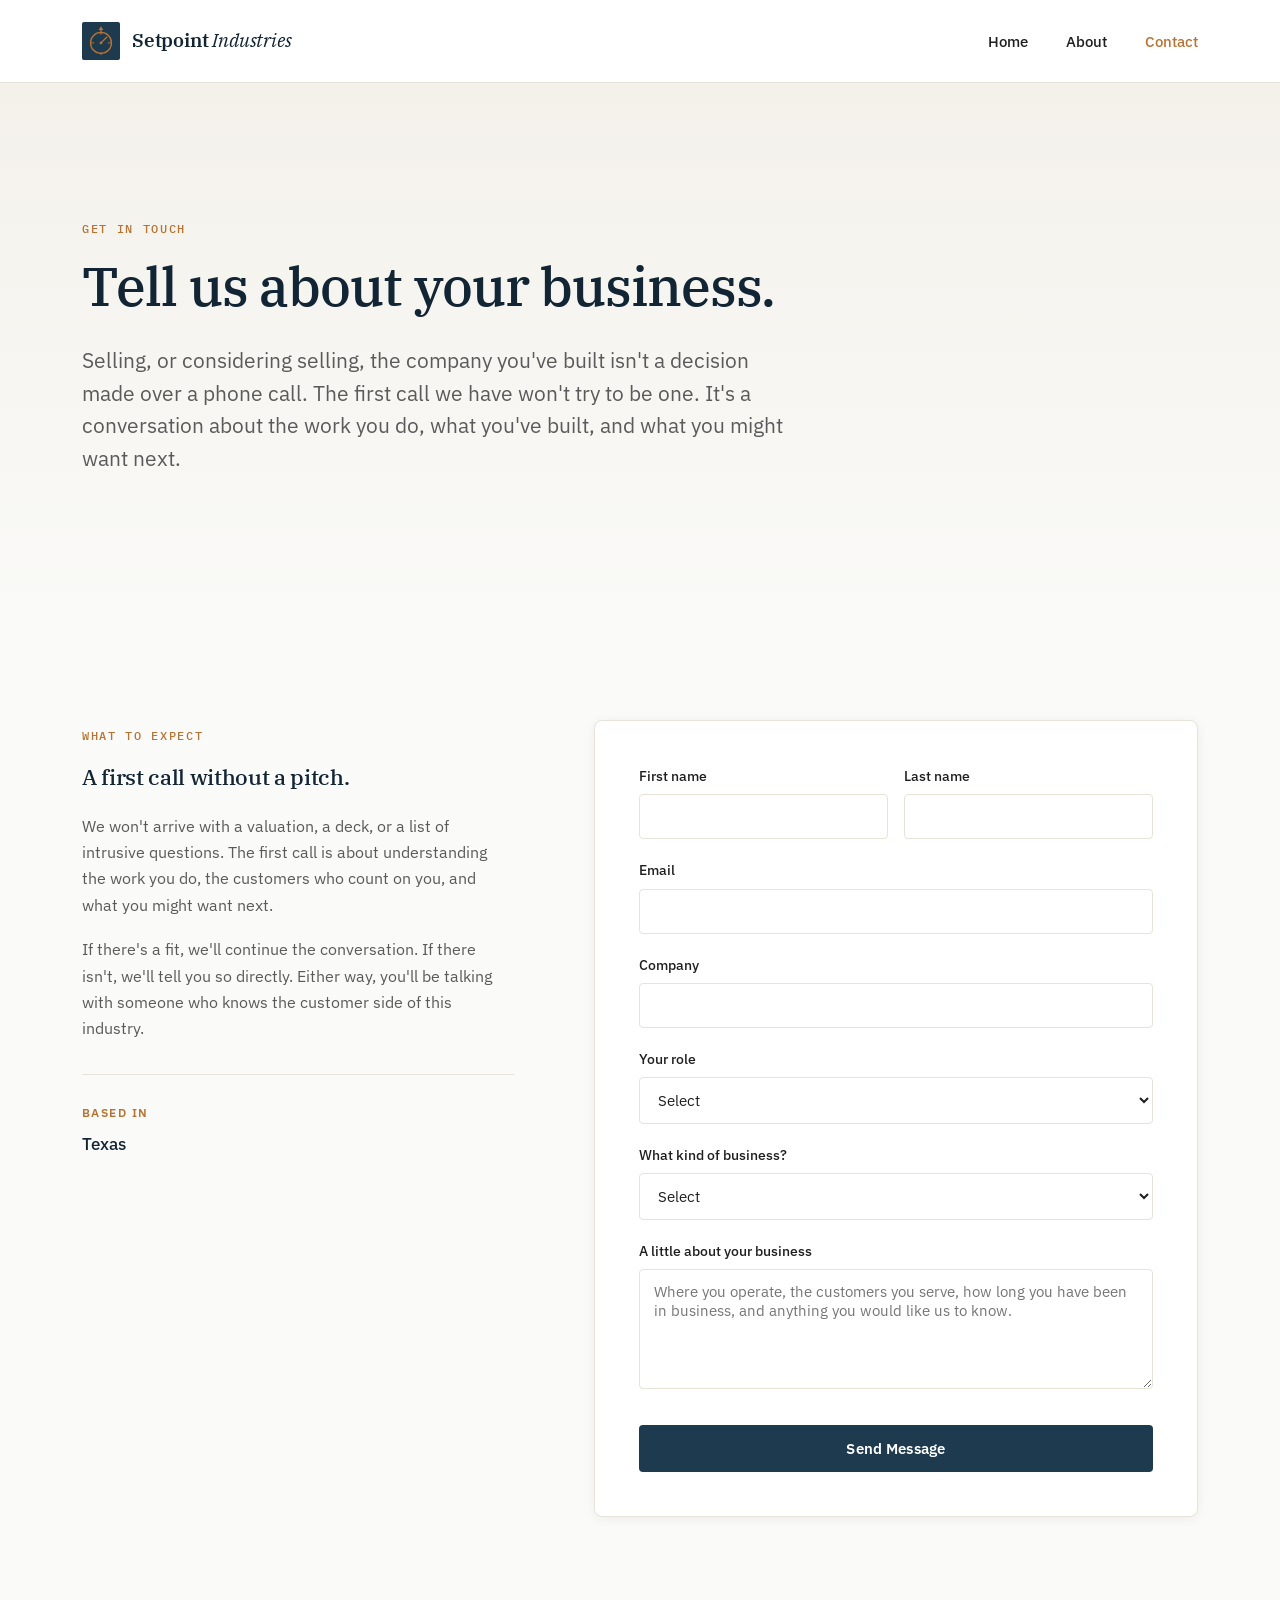
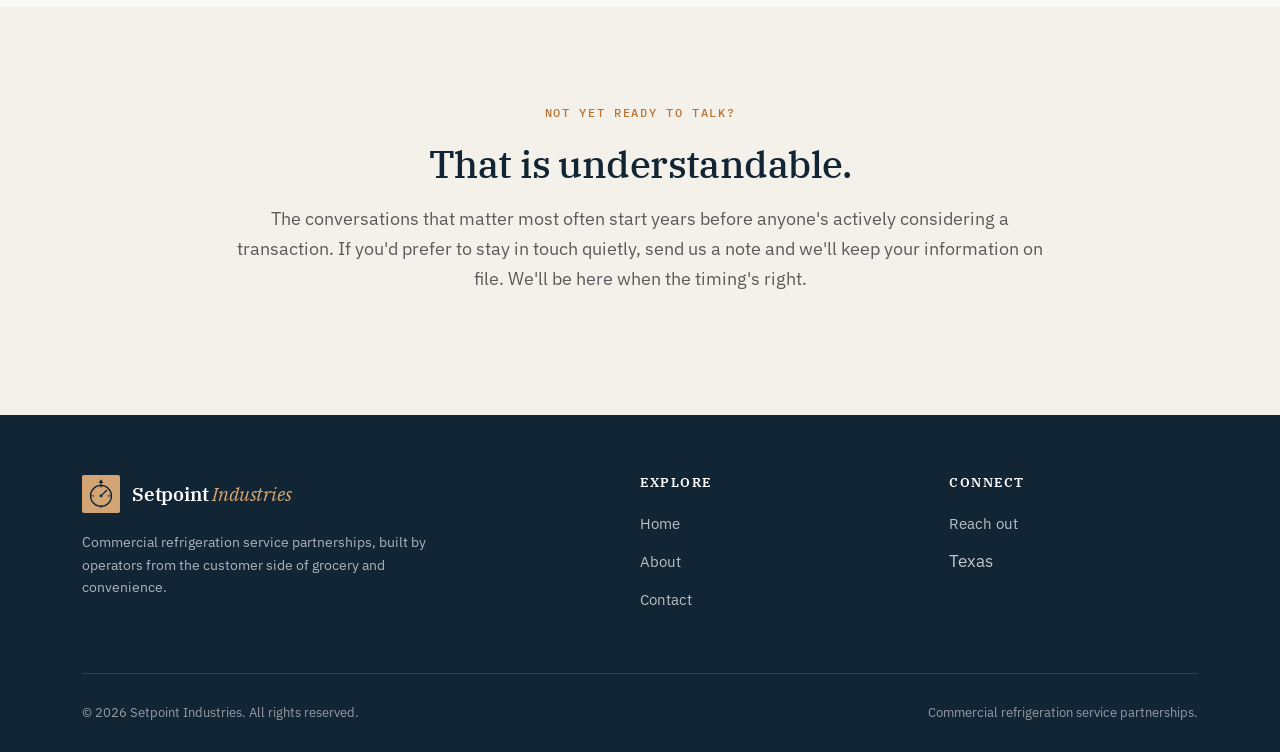
<file: publish/contact.html>
<!DOCTYPE html>
<html lang="en">
<head>
  <meta charset="UTF-8" />
  <meta name="viewport" content="width=device-width, initial-scale=1.0" />
  <title>Contact — Setpoint Industries</title>
  <meta name="description" content="Reach Setpoint Industries. A commercial refrigeration services company built by operators from the customer side of grocery and convenience." />
  <link rel="preconnect" href="https://fonts.googleapis.com" />
  <link rel="preconnect" href="https://fonts.gstatic.com" crossorigin />
  <link href="https://fonts.googleapis.com/css2?family=IBM+Plex+Mono:wght@400;500&family=IBM+Plex+Sans:wght@400;500;600;700&family=IBM+Plex+Serif:ital,wght@0,400;0,500;0,600;1,400;1,500&display=swap" rel="stylesheet" />
  <link rel="stylesheet" href="styles.css" />
  <link rel="icon" href="favicon.ico" sizes="16x16 32x32 48x48" />
  <link rel="icon" href="favicon-96.png" type="image/png" sizes="96x96" />
  <link rel="icon" href="favicon.svg" type="image/svg+xml" />
  <link rel="apple-touch-icon" href="apple-touch-icon.png" />
</head>
<body>

  <header class="site-header">
    <div class="container">
      <div class="header-inner">
        <a href="index.html" class="logo">
          <svg class="logo-mark" viewBox="0 0 40 40" xmlns="http://www.w3.org/2000/svg" aria-hidden="true">
            <rect x="0" y="0" width="40" height="40" rx="2" fill="#1e3a4f" />
            <circle cx="20" cy="22" r="11" stroke="#b87333" stroke-width="1.4" fill="none" />
            <line x1="20" y1="9" x2="20" y2="12.5" stroke="#b87333" stroke-width="1.4" stroke-linecap="round" />
            <line x1="30" y1="22" x2="27.5" y2="22" stroke="#b87333" stroke-width="1" stroke-linecap="round" />
            <line x1="20" y1="34.5" x2="20" y2="32" stroke="#b87333" stroke-width="1" stroke-linecap="round" />
            <line x1="10" y1="22" x2="12.5" y2="22" stroke="#b87333" stroke-width="1" stroke-linecap="round" />
            <path d="M20 4.5 L17.5 8.5 L22.5 8.5 Z" fill="#b87333" />
            <line x1="20" y1="22" x2="26" y2="16" stroke="#b87333" stroke-width="1.4" stroke-linecap="round" />
            <circle cx="20" cy="22" r="1.5" fill="#b87333" />
          </svg>
          <span class="logo-text">Setpoint <span>Industries</span></span>
        </a>
        <nav>
          <ul>
            <li><a href="index.html">Home</a></li>
            <li><a href="about.html">About</a></li>
            <li><a href="contact.html" class="active">Contact</a></li>
          </ul>
        </nav>
      </div>
    </div>
  </header>

  <section class="hero">
    <div class="container">
      <div class="hero-inner">
        <span class="eyebrow">Get in touch</span>
        <h1>Tell us about your business.</h1>
        <p class="lede">Selling, or considering selling, the company you've built isn't a decision made over a phone call. The first call we have won't try to be one. It's a conversation about the work you do, what you've built, and what you might want next.</p>
      </div>
    </div>
  </section>

  <section>
    <div class="container">
      <div class="contact-grid">
        <div class="contact-info">
          <span class="eyebrow">What to expect</span>
          <h3>A first call without a pitch.</h3>
          <p>We won't arrive with a valuation, a deck, or a list of intrusive questions. The first call is about understanding the work you do, the customers who count on you, and what you might want next.</p>
          <p>If there's a fit, we'll continue the conversation. If there isn't, we'll tell you so directly. Either way, you'll be talking with someone who knows the customer side of this industry.</p>

          <div class="contact-detail">
            <div class="contact-detail-label">Based in</div>
            <div class="contact-detail-value">Texas</div>
          </div>
        </div>

        <form class="contact-form" action="#" method="post">
          <div class="form-row">
            <div class="form-group">
              <label for="firstName">First name</label>
              <input type="text" id="firstName" name="firstName" required />
            </div>
            <div class="form-group">
              <label for="lastName">Last name</label>
              <input type="text" id="lastName" name="lastName" required />
            </div>
          </div>

          <div class="form-group">
            <label for="email">Email</label>
            <input type="email" id="email" name="email" required />
          </div>

          <div class="form-group">
            <label for="company">Company</label>
            <input type="text" id="company" name="company" />
          </div>

          <div class="form-group">
            <label for="role">Your role</label>
            <select id="role" name="role">
              <option value="">Select</option>
              <option>Owner / Founder</option>
              <option>President / CEO</option>
              <option>Executive</option>
              <option>Advisor or Intermediary</option>
              <option>Other</option>
            </select>
          </div>

          <div class="form-group">
            <label for="business">What kind of business?</label>
            <select id="business" name="business">
              <option value="">Select</option>
              <option>Commercial refrigeration service</option>
              <option>Cold storage / food distribution support</option>
              <option>Commercial HVAC / mechanical service</option>
              <option>Electrical / controls</option>
              <option>Other commercial service business</option>
              <option>Not sure yet</option>
            </select>
          </div>

          <div class="form-group">
            <label for="message">A little about your business</label>
            <textarea id="message" name="message" placeholder="Where you operate, the customers you serve, how long you have been in business, and anything you would like us to know."></textarea>
          </div>

          <button type="submit" class="btn btn-primary">Send Message</button>
        </form>
      </div>
    </div>
  </section>

  <section class="cream cta-section">
    <div class="container-narrow">
      <span class="eyebrow">Not yet ready to talk?</span>
      <h2>That is understandable.</h2>
      <p>The conversations that matter most often start years before anyone's actively considering a transaction. If you'd prefer to stay in touch quietly, send us a note and we'll keep your information on file. We'll be here when the timing's right.</p>
    </div>
  </section>

  <footer>
    <div class="container">
      <div class="footer-inner">
        <div class="footer-brand">
          <a href="index.html" class="logo">
            <svg class="logo-mark" viewBox="0 0 40 40" xmlns="http://www.w3.org/2000/svg" aria-hidden="true">
              <rect x="0" y="0" width="40" height="40" rx="2" fill="#d4a574" />
              <circle cx="20" cy="22" r="11" stroke="#122535" stroke-width="1.4" fill="none" />
              <line x1="20" y1="9" x2="20" y2="12.5" stroke="#122535" stroke-width="1.4" stroke-linecap="round" />
              <line x1="30" y1="22" x2="27.5" y2="22" stroke="#122535" stroke-width="1" stroke-linecap="round" />
              <line x1="20" y1="34.5" x2="20" y2="32" stroke="#122535" stroke-width="1" stroke-linecap="round" />
              <line x1="10" y1="22" x2="12.5" y2="22" stroke="#122535" stroke-width="1" stroke-linecap="round" />
              <path d="M20 4.5 L17.5 8.5 L22.5 8.5 Z" fill="#122535" />
              <line x1="20" y1="22" x2="26" y2="16" stroke="#122535" stroke-width="1.4" stroke-linecap="round" />
              <circle cx="20" cy="22" r="1.5" fill="#122535" />
            </svg>
            <span class="logo-text">Setpoint <span>Industries</span></span>
          </a>
          <p>Commercial refrigeration service partnerships, built by operators from the customer side of grocery and convenience.</p>
        </div>
        <div class="footer-col">
          <h4>Explore</h4>
          <ul>
            <li><a href="index.html">Home</a></li>
            <li><a href="about.html">About</a></li>
            <li><a href="contact.html">Contact</a></li>
          </ul>
        </div>
        <div class="footer-col">
          <h4>Connect</h4>
          <ul>
            <li><a href="contact.html">Reach out</a></li>
            <li>Texas</li>
          </ul>
        </div>
      </div>
      <div class="footer-bottom">
        <div>© 2026 Setpoint Industries. All rights reserved.</div>
        <div>Commercial refrigeration service partnerships.</div>
      </div>
    </div>
  </footer>

</body>
</html>
</file>
<file: styles.css>
/* Setpoint Industries — shared styles */

:root {
  --primary: #1e3a4f;
  --primary-dark: #122535;
  --accent: #b87333;
  --tan: #d4a574;
  --cream: #f4f1eb;
  --bg: #fafaf8;
  --surface: #ffffff;
  --text: #1f1f1f;
  --text-muted: #5a5a5a;
  --border: #e8e3d8;
  --shadow: 0 2px 12px rgba(18, 37, 53, 0.06);
  --shadow-lg: 0 8px 32px rgba(18, 37, 53, 0.10);
}

* {
  box-sizing: border-box;
  margin: 0;
  padding: 0;
}

html {
  scroll-behavior: smooth;
}

body {
  font-family: 'IBM Plex Sans', -apple-system, BlinkMacSystemFont, sans-serif;
  font-size: 17px;
  line-height: 1.65;
  color: var(--text);
  background: var(--bg);
  -webkit-font-smoothing: antialiased;
}

.container {
  max-width: 1180px;
  margin: 0 auto;
  padding: 0 32px;
}

.container-narrow {
  max-width: 880px;
  margin: 0 auto;
  padding: 0 32px;
}

/* Typography */
h1, h2, h3, h4 {
  font-family: 'IBM Plex Serif', Georgia, 'Times New Roman', serif;
  color: var(--primary-dark);
  font-weight: 500;
  letter-spacing: -0.015em;
  line-height: 1.2;
}

h1 {
  font-size: 54px;
  line-height: 1.1;
  font-weight: 500;
  letter-spacing: -0.02em;
}

h2 {
  font-size: 38px;
  margin-bottom: 24px;
}

h3 {
  font-size: 22px;
  margin-bottom: 14px;
}

p {
  margin-bottom: 18px;
  color: var(--text);
}

p.muted {
  color: var(--text-muted);
}

.eyebrow {
  display: inline-block;
  font-family: 'IBM Plex Mono', 'SF Mono', Consolas, monospace;
  font-size: 12px;
  font-weight: 500;
  letter-spacing: 0.14em;
  text-transform: uppercase;
  color: var(--accent);
  margin-bottom: 18px;
}

/* Header */
header.site-header {
  background: var(--surface);
  border-bottom: 1px solid var(--border);
  position: sticky;
  top: 0;
  z-index: 100;
  backdrop-filter: blur(8px);
  background: rgba(255, 255, 255, 0.95);
}

.header-inner {
  display: flex;
  align-items: center;
  justify-content: space-between;
  padding: 22px 0;
}

.logo {
  display: flex;
  align-items: center;
  gap: 12px;
  text-decoration: none;
  color: var(--primary-dark);
}

.logo-mark {
  width: 38px;
  height: 38px;
  display: block;
}

.logo-text {
  font-family: 'IBM Plex Serif', Georgia, serif;
  font-size: 19px;
  font-weight: 600;
  letter-spacing: -0.01em;
  color: var(--primary-dark);
}

.logo-text span {
  font-weight: 400;
  font-style: italic;
  color: var(--primary-dark);
}

nav ul {
  list-style: none;
  display: flex;
  align-items: center;
  gap: 38px;
}

nav a {
  text-decoration: none;
  color: var(--text);
  font-weight: 500;
  font-size: 15px;
  transition: color 0.15s;
}

nav a:hover {
  color: var(--accent);
}

nav a.active {
  color: var(--accent);
}

/* Buttons */
.btn {
  display: inline-block;
  padding: 14px 28px;
  border-radius: 4px;
  font-weight: 600;
  font-size: 15px;
  text-decoration: none;
  cursor: pointer;
  transition: all 0.18s;
  border: none;
  font-family: inherit;
  letter-spacing: 0.01em;
}

.btn-primary {
  background: var(--primary);
  color: white;
}

.btn-primary:hover {
  background: var(--primary-dark);
  transform: translateY(-1px);
  box-shadow: var(--shadow-lg);
}

.btn-secondary {
  background: transparent;
  color: var(--primary-dark);
  border: 1.5px solid var(--primary-dark);
}

.btn-secondary:hover {
  background: var(--primary-dark);
  color: white;
}

/* Hero */
.hero {
  padding: 130px 0 120px;
  background: linear-gradient(180deg, var(--cream) 0%, var(--bg) 100%);
  position: relative;
  overflow: hidden;
}

.hero-inner {
  max-width: 880px;
  position: relative;
  z-index: 2;
}

.hero h1 {
  margin-bottom: 28px;
}

.hero .lede {
  font-size: 21px;
  line-height: 1.55;
  color: var(--text-muted);
  margin-bottom: 36px;
  max-width: 720px;
}

.hero-ctas {
  display: flex;
  gap: 14px;
  flex-wrap: wrap;
}

/* Photo hero (homepage) */
.hero-image {
  background:
    linear-gradient(135deg, rgba(18, 37, 53, 0.88) 0%, rgba(30, 58, 79, 0.65) 55%, rgba(18, 37, 53, 0.88) 100%),
    url('https://images.unsplash.com/photo-1720811559371-7b0ebd219127?fm=jpg&q=80&w=2400&auto=format&fit=crop') center/cover no-repeat;
  padding: 150px 0 140px;
  color: white;
}

.hero-image h1,
.hero-image h2,
.hero-image h3 {
  color: white;
}

.hero-image .lede {
  color: rgba(255, 255, 255, 0.9);
}

.hero-image .eyebrow {
  color: var(--tan);
}

.hero-image .btn-primary {
  background: var(--accent);
  color: white;
}

.hero-image .btn-primary:hover {
  background: var(--tan);
  color: var(--primary-dark);
}

.hero-image .btn-secondary {
  color: white;
  border-color: rgba(255, 255, 255, 0.7);
  background: transparent;
}

.hero-image .btn-secondary:hover {
  background: white;
  color: var(--primary-dark);
  border-color: white;
}

/* Sections */
section {
  padding: 90px 0;
}

section.compact {
  padding: 60px 0;
}

section.cream {
  background: var(--cream);
}

section.dark {
  background: var(--primary-dark);
  color: white;
}

section.dark h2,
section.dark h3 {
  color: white;
}

section.dark p {
  color: rgba(255, 255, 255, 0.85);
}

section.dark .eyebrow {
  color: var(--tan);
}

/* Mission / pull quote */
.pull-quote {
  text-align: center;
  max-width: 820px;
  margin: 0 auto;
}

.pull-quote h2 {
  font-size: 42px;
  line-height: 1.2;
  margin-bottom: 20px;
}

.pull-quote p {
  font-size: 19px;
  color: var(--text-muted);
}

/* Two-column */
.two-col {
  display: grid;
  grid-template-columns: 1fr 1fr;
  gap: 80px;
  align-items: center;
}

.two-col-content h2 {
  margin-bottom: 22px;
}

.image-block {
  background: linear-gradient(135deg, var(--cream) 0%, var(--tan) 100%);
  border-radius: 6px;
  aspect-ratio: 4/3;
  position: relative;
  overflow: hidden;
  box-shadow: var(--shadow-lg);
}

.image-block.dark-fill {
  background: linear-gradient(135deg, var(--primary) 0%, var(--primary-dark) 100%);
}

.image-block svg,
.image-block img {
  position: absolute;
  inset: 0;
  width: 100%;
  height: 100%;
  object-fit: cover;
  display: block;
}

/* Three pillars */
.pillars {
  display: grid;
  grid-template-columns: repeat(3, 1fr);
  gap: 28px;
  margin-top: 50px;
}

.pillar {
  background: var(--surface);
  padding: 38px 32px;
  border-radius: 6px;
  border: 1px solid var(--border);
  transition: transform 0.2s, box-shadow 0.2s;
}

.pillar:hover {
  transform: translateY(-3px);
  box-shadow: var(--shadow-lg);
}

.pillar-number {
  font-size: 13px;
  font-weight: 600;
  color: var(--accent);
  letter-spacing: 0.1em;
  margin-bottom: 16px;
}

.pillar h3 {
  margin-bottom: 14px;
  font-size: 21px;
}

.pillar p {
  font-size: 15.5px;
  color: var(--text-muted);
  margin-bottom: 0;
}

/* What we look for */
.thesis-list {
  margin-top: 50px;
  border-top: 1px solid var(--border);
}

.thesis-item {
  display: grid;
  grid-template-columns: 80px 1fr 2fr;
  gap: 40px;
  padding: 36px 0;
  border-bottom: 1px solid var(--border);
  align-items: start;
}

.thesis-num {
  font-size: 36px;
  font-weight: 300;
  color: var(--accent);
  font-feature-settings: 'tnum';
}

.thesis-title {
  font-size: 22px;
  font-weight: 600;
  color: var(--primary-dark);
  letter-spacing: -0.01em;
}

.thesis-desc {
  font-size: 16px;
  color: var(--text-muted);
  line-height: 1.6;
}

/* Feature row */
.features {
  display: grid;
  grid-template-columns: repeat(3, 1fr);
  gap: 50px;
  margin-top: 50px;
}

.feature h3 {
  display: flex;
  align-items: center;
  gap: 12px;
  margin-bottom: 14px;
}

.feature h3::before {
  content: '';
  width: 8px;
  height: 8px;
  background: var(--accent);
  border-radius: 50%;
  display: inline-block;
  flex-shrink: 0;
}

.feature p {
  font-size: 15.5px;
  color: var(--text-muted);
  margin-bottom: 0;
}

/* CTA section */
.cta-section {
  text-align: center;
}

.cta-section h2 {
  margin-bottom: 18px;
}

.cta-section p {
  font-size: 18px;
  color: var(--text-muted);
  margin-bottom: 32px;
  max-width: 820px;
  margin-left: auto;
  margin-right: auto;
}

/* Footer */
footer {
  background: var(--primary-dark);
  color: rgba(255, 255, 255, 0.75);
  padding: 60px 0 28px;
}

.footer-inner {
  display: grid;
  grid-template-columns: 2fr 1fr 1fr;
  gap: 60px;
  margin-bottom: 50px;
}

.footer-brand .logo-text {
  color: white;
}

.footer-brand .logo-text span {
  color: var(--tan);
}

.footer-brand p {
  color: rgba(255, 255, 255, 0.65);
  font-size: 14px;
  margin-top: 18px;
  max-width: 380px;
  line-height: 1.6;
}

.footer-col h4 {
  color: white;
  font-size: 13px;
  font-weight: 600;
  letter-spacing: 0.12em;
  text-transform: uppercase;
  margin-bottom: 18px;
}

.footer-col ul {
  list-style: none;
}

.footer-col li {
  margin-bottom: 10px;
}

.footer-col a {
  color: rgba(255, 255, 255, 0.7);
  text-decoration: none;
  font-size: 15px;
  transition: color 0.15s;
}

.footer-col a:hover {
  color: var(--tan);
}

.footer-bottom {
  padding-top: 28px;
  border-top: 1px solid rgba(255, 255, 255, 0.12);
  display: flex;
  justify-content: space-between;
  align-items: center;
  font-size: 13px;
  color: rgba(255, 255, 255, 0.55);
}

/* Contact form */
.contact-grid {
  display: grid;
  grid-template-columns: 1fr 1.4fr;
  gap: 80px;
  align-items: start;
}

.contact-info h3 {
  margin-bottom: 22px;
}

.contact-info p {
  color: var(--text-muted);
  font-size: 16px;
  margin-bottom: 18px;
}

.contact-detail {
  margin-top: 32px;
  padding-top: 28px;
  border-top: 1px solid var(--border);
}

.contact-detail-label {
  font-size: 12px;
  font-weight: 600;
  letter-spacing: 0.12em;
  text-transform: uppercase;
  color: var(--accent);
  margin-bottom: 8px;
}

.contact-detail-value {
  font-size: 17px;
  color: var(--primary-dark);
  font-weight: 500;
}

.contact-detail-value a {
  color: var(--primary-dark);
  text-decoration: none;
  border-bottom: 1px solid var(--tan);
}

form.contact-form {
  background: var(--surface);
  padding: 44px;
  border-radius: 8px;
  border: 1px solid var(--border);
  box-shadow: var(--shadow);
}

.form-group {
  margin-bottom: 20px;
}

.form-row {
  display: grid;
  grid-template-columns: 1fr 1fr;
  gap: 16px;
}

label {
  display: block;
  font-size: 14px;
  font-weight: 500;
  color: var(--text);
  margin-bottom: 6px;
}

input,
textarea,
select {
  width: 100%;
  padding: 12px 14px;
  border: 1px solid var(--border);
  border-radius: 4px;
  font-family: inherit;
  font-size: 15px;
  background: white;
  color: var(--text);
  transition: border-color 0.15s, box-shadow 0.15s;
}

input:focus,
textarea:focus,
select:focus {
  outline: none;
  border-color: var(--primary);
  box-shadow: 0 0 0 3px rgba(30, 58, 79, 0.10);
}

textarea {
  resize: vertical;
  min-height: 120px;
}

form.contact-form button {
  margin-top: 8px;
  width: 100%;
}

/* Advisory board */
.advisor-grid {
  display: grid;
  grid-template-columns: repeat(2, 1fr);
  gap: 28px;
  margin-top: 48px;
}

.advisor-card {
  background: var(--surface);
  border: 1px solid var(--border);
  border-radius: 8px;
  padding: 36px;
  box-shadow: var(--shadow);
  display: flex;
  gap: 24px;
  align-items: flex-start;
  transition: transform 0.2s, box-shadow 0.2s;
}

.advisor-card:hover {
  transform: translateY(-3px);
  box-shadow: var(--shadow-lg);
}

.advisor-photo {
  width: 84px;
  height: 84px;
  border-radius: 50%;
  flex-shrink: 0;
  object-fit: cover;
  background: linear-gradient(135deg, var(--cream) 0%, var(--tan) 100%);
  display: flex;
  align-items: center;
  justify-content: center;
  color: var(--primary-dark);
  font-weight: 700;
  font-size: 22px;
  letter-spacing: 0.02em;
  border: 1px solid var(--border);
}

.advisor-body {
  flex: 1;
  min-width: 0;
}

.advisor-name {
  font-size: 20px;
  font-weight: 600;
  color: var(--primary-dark);
  letter-spacing: -0.01em;
  margin-bottom: 4px;
}

.advisor-role {
  font-size: 12px;
  font-weight: 600;
  letter-spacing: 0.1em;
  text-transform: uppercase;
  color: var(--accent);
  margin-bottom: 16px;
}

.advisor-bio {
  font-size: 15px;
  color: var(--text-muted);
  line-height: 1.6;
  margin-bottom: 16px;
}

.advisor-quote {
  font-size: 15px;
  color: var(--primary-dark);
  font-style: italic;
  line-height: 1.55;
  border-left: 2px solid var(--accent);
  padding-left: 16px;
  margin-bottom: 0;
}

/* Advisor spotlight (homepage) */
.advisor-spotlight {
  display: grid;
  grid-template-columns: 150px 1fr;
  gap: 48px;
  align-items: center;
  max-width: 860px;
  margin: 0 auto;
}

.spotlight-photo {
  width: 150px;
  height: 150px;
  border-radius: 50%;
  object-fit: cover;
  background: linear-gradient(135deg, var(--cream) 0%, var(--tan) 100%);
  display: flex;
  align-items: center;
  justify-content: center;
  color: var(--primary-dark);
  font-weight: 700;
  font-size: 34px;
  border: 1px solid var(--border);
}

.advisor-spotlight blockquote {
  font-size: 23px;
  line-height: 1.45;
  font-weight: 500;
  color: var(--primary-dark);
  letter-spacing: -0.015em;
  margin-bottom: 20px;
}

.advisor-spotlight cite {
  font-style: normal;
  font-size: 15px;
  color: var(--text-muted);
}

.advisor-spotlight cite strong {
  display: block;
  font-weight: 600;
  font-size: 16px;
  color: var(--primary-dark);
  margin-bottom: 2px;
}

/* Cold chain band */
.cold-chain-band {
  background: var(--cream);
  padding: 90px 0;
}

.cold-chain-intro {
  text-align: center;
  max-width: 720px;
  margin: 0 auto 18px;
}

.cold-chain-svg {
  width: 100%;
  max-width: 980px;
  margin: 30px auto 0;
  display: block;
  height: auto;
}

.cold-chain-note {
  text-align: center;
  font-size: 15px;
  color: var(--text-muted);
  max-width: 620px;
  margin: 28px auto 0;
}

/* Anti-thesis — "what we won't do" */
.anti-grid {
  display: grid;
  grid-template-columns: repeat(3, 1fr);
  gap: 28px;
  margin-top: 50px;
}

.anti-card {
  background: var(--surface);
  border: 1px solid var(--border);
  border-radius: 6px;
  padding: 38px 32px;
  transition: transform 0.2s, box-shadow 0.2s;
  border-top: 3px solid var(--accent);
}

.anti-card:hover {
  transform: translateY(-3px);
  box-shadow: var(--shadow-lg);
}

.anti-mark {
  width: 32px;
  height: 32px;
  border-radius: 50%;
  background: rgba(184, 115, 51, 0.10);
  display: inline-flex;
  align-items: center;
  justify-content: center;
  margin-bottom: 20px;
  color: var(--accent);
}

.anti-mark svg {
  width: 14px;
  height: 14px;
}

.anti-card h3 {
  font-size: 20px;
  margin-bottom: 14px;
  line-height: 1.3;
}

.anti-card p {
  font-size: 15.5px;
  color: var(--text-muted);
  margin-bottom: 0;
  line-height: 1.6;
}

/* Thesis card grid */
.thesis-cards {
  display: grid;
  grid-template-columns: repeat(3, 1fr);
  gap: 28px;
  margin-top: 50px;
}

.thesis-card {
  background: var(--surface);
  border: 1px solid var(--border);
  border-radius: 6px;
  padding: 38px 32px;
  transition: transform 0.2s, box-shadow 0.2s;
  position: relative;
}

.thesis-card:hover {
  transform: translateY(-3px);
  box-shadow: var(--shadow-lg);
}

.thesis-card-icon {
  width: 48px;
  height: 48px;
  margin-bottom: 22px;
  color: var(--accent);
  display: flex;
  align-items: center;
  justify-content: center;
  background: rgba(184, 115, 51, 0.08);
  border-radius: 8px;
}

.thesis-card-icon svg {
  width: 28px;
  height: 28px;
}

.thesis-card h3 {
  font-size: 20px;
  margin-bottom: 12px;
}

.thesis-card p {
  font-size: 15.5px;
  color: var(--text-muted);
  margin-bottom: 0;
  line-height: 1.6;
}

/* Q&A inside dark section */
.qa-list {
  margin-top: 40px;
  max-width: 880px;
}

.qa-item {
  padding: 28px 0;
  border-bottom: 1px solid rgba(255, 255, 255, 0.14);
}

.qa-item:last-child {
  border-bottom: none;
}

.qa-q {
  font-size: 19px;
  font-weight: 600;
  color: var(--tan);
  margin-bottom: 10px;
  letter-spacing: -0.01em;
}

.qa-a {
  font-size: 16px;
  color: rgba(255, 255, 255, 0.82);
  line-height: 1.65;
  margin-bottom: 0;
}

/* Advisor rows (vertical, for About) */
.advisor-rows {
  margin-top: 48px;
}

.advisor-row {
  display: grid;
  grid-template-columns: 120px 1fr;
  gap: 40px;
  align-items: flex-start;
  padding: 40px 0;
  border-bottom: 1px solid var(--border);
}

.advisor-row:first-of-type {
  border-top: 1px solid var(--border);
}

.advisor-row .advisor-photo {
  width: 120px;
  height: 120px;
  font-size: 30px;
}

.advisor-row-head {
  display: flex;
  align-items: baseline;
  gap: 18px;
  margin-bottom: 14px;
  flex-wrap: wrap;
}

.advisor-row-head .advisor-name {
  margin-bottom: 0;
  font-size: 22px;
}

.advisor-row-head .advisor-role {
  margin-bottom: 0;
}

/* Stages list (engagement walkthrough) */
.stages {
  margin-top: 44px;
}

.stage {
  display: grid;
  grid-template-columns: 180px 1fr;
  gap: 40px;
  padding: 32px 0;
  border-top: 1px solid var(--border);
  align-items: start;
}

.stage:last-child {
  border-bottom: 1px solid var(--border);
}

.stage-label {
  display: flex;
  align-items: center;
  gap: 14px;
  color: var(--accent);
  font-weight: 600;
  font-size: 13px;
  letter-spacing: 0.1em;
  text-transform: uppercase;
}

.stage-dot {
  width: 10px;
  height: 10px;
  border-radius: 50%;
  background: var(--accent);
  flex-shrink: 0;
}

.stage h3 {
  font-size: 20px;
  margin-bottom: 8px;
}

.stage p {
  font-size: 15.5px;
  color: var(--text-muted);
  margin-bottom: 0;
  line-height: 1.6;
}

.stage-duration {
  font-size: 13px;
  color: var(--text-muted);
  font-weight: 500;
  margin-top: 8px;
  font-style: italic;
}

/* Responsive */
@media (max-width: 880px) {
  h1 { font-size: 40px; }
  h2 { font-size: 30px; }
  .hero, .hero-image { padding: 70px 0; }
  section { padding: 60px 0; }
  .two-col,
  .pillars,
  .features,
  .footer-inner,
  .contact-grid,
  .advisor-grid,
  .advisor-spotlight,
  .anti-grid,
  .thesis-cards {
    grid-template-columns: 1fr;
    gap: 32px;
  }
  .advisor-row,
  .stage {
    grid-template-columns: 1fr;
    gap: 18px;
  }
  .advisor-spotlight {
    text-align: center;
    justify-items: center;
    gap: 24px;
  }
  .advisor-card {
    flex-direction: column;
    gap: 18px;
    padding: 28px;
  }
  .advisor-spotlight blockquote { font-size: 20px; }
  .thesis-item {
    grid-template-columns: 1fr;
    gap: 12px;
  }
  .thesis-num { font-size: 28px; }
  nav ul { gap: 22px; }
  .hero .lede, .hero-dial .lede { font-size: 18px; }
  .pull-quote h2 { font-size: 30px; }
  .form-row { grid-template-columns: 1fr; }
  form.contact-form { padding: 28px; }
  .footer-bottom {
    flex-direction: column;
    gap: 12px;
    text-align: center;
  }
}

@media (max-width: 560px) {
  .container,
  .container-narrow { padding: 0 22px; }
  h1 { font-size: 32px; }
  nav ul { gap: 16px; font-size: 14px; }
  .logo-text { font-size: 16px; }
}
</file>
<file: publish/styles.css>
/* Setpoint Industries — shared styles */

:root {
  --primary: #1e3a4f;
  --primary-dark: #122535;
  --accent: #b87333;
  --tan: #d4a574;
  --cream: #f4f1eb;
  --bg: #fafaf8;
  --surface: #ffffff;
  --text: #1f1f1f;
  --text-muted: #5a5a5a;
  --border: #e8e3d8;
  --shadow: 0 2px 12px rgba(18, 37, 53, 0.06);
  --shadow-lg: 0 8px 32px rgba(18, 37, 53, 0.10);
}

* {
  box-sizing: border-box;
  margin: 0;
  padding: 0;
}

html {
  scroll-behavior: smooth;
}

body {
  font-family: 'IBM Plex Sans', -apple-system, BlinkMacSystemFont, sans-serif;
  font-size: 17px;
  line-height: 1.65;
  color: var(--text);
  background: var(--bg);
  -webkit-font-smoothing: antialiased;
}

.container {
  max-width: 1180px;
  margin: 0 auto;
  padding: 0 32px;
}

.container-narrow {
  max-width: 880px;
  margin: 0 auto;
  padding: 0 32px;
}

/* Typography */
h1, h2, h3, h4 {
  font-family: 'IBM Plex Serif', Georgia, 'Times New Roman', serif;
  color: var(--primary-dark);
  font-weight: 500;
  letter-spacing: -0.015em;
  line-height: 1.2;
}

h1 {
  font-size: 54px;
  line-height: 1.1;
  font-weight: 500;
  letter-spacing: -0.02em;
}

h2 {
  font-size: 38px;
  margin-bottom: 24px;
}

h3 {
  font-size: 22px;
  margin-bottom: 14px;
}

p {
  margin-bottom: 18px;
  color: var(--text);
}

p.muted {
  color: var(--text-muted);
}

.eyebrow {
  display: inline-block;
  font-family: 'IBM Plex Mono', 'SF Mono', Consolas, monospace;
  font-size: 12px;
  font-weight: 500;
  letter-spacing: 0.14em;
  text-transform: uppercase;
  color: var(--accent);
  margin-bottom: 18px;
}

/* Header */
header.site-header {
  background: var(--surface);
  border-bottom: 1px solid var(--border);
  position: sticky;
  top: 0;
  z-index: 100;
  backdrop-filter: blur(8px);
  background: rgba(255, 255, 255, 0.95);
}

.header-inner {
  display: flex;
  align-items: center;
  justify-content: space-between;
  padding: 22px 0;
}

.logo {
  display: flex;
  align-items: center;
  gap: 12px;
  text-decoration: none;
  color: var(--primary-dark);
}

.logo-mark {
  width: 38px;
  height: 38px;
  display: block;
}

.logo-text {
  font-family: 'IBM Plex Serif', Georgia, serif;
  font-size: 19px;
  font-weight: 600;
  letter-spacing: -0.01em;
  color: var(--primary-dark);
}

.logo-text span {
  font-weight: 400;
  font-style: italic;
  color: var(--primary-dark);
}

nav ul {
  list-style: none;
  display: flex;
  align-items: center;
  gap: 38px;
}

nav a {
  text-decoration: none;
  color: var(--text);
  font-weight: 500;
  font-size: 15px;
  transition: color 0.15s;
}

nav a:hover {
  color: var(--accent);
}

nav a.active {
  color: var(--accent);
}

/* Buttons */
.btn {
  display: inline-block;
  padding: 14px 28px;
  border-radius: 4px;
  font-weight: 600;
  font-size: 15px;
  text-decoration: none;
  cursor: pointer;
  transition: all 0.18s;
  border: none;
  font-family: inherit;
  letter-spacing: 0.01em;
}

.btn-primary {
  background: var(--primary);
  color: white;
}

.btn-primary:hover {
  background: var(--primary-dark);
  transform: translateY(-1px);
  box-shadow: var(--shadow-lg);
}

.btn-secondary {
  background: transparent;
  color: var(--primary-dark);
  border: 1.5px solid var(--primary-dark);
}

.btn-secondary:hover {
  background: var(--primary-dark);
  color: white;
}

/* Hero */
.hero {
  padding: 130px 0 120px;
  background: linear-gradient(180deg, var(--cream) 0%, var(--bg) 100%);
  position: relative;
  overflow: hidden;
}

.hero-inner {
  max-width: 880px;
  position: relative;
  z-index: 2;
}

.hero h1 {
  margin-bottom: 28px;
}

.hero .lede {
  font-size: 21px;
  line-height: 1.55;
  color: var(--text-muted);
  margin-bottom: 36px;
  max-width: 720px;
}

.hero-ctas {
  display: flex;
  gap: 14px;
  flex-wrap: wrap;
}

/* Photo hero (homepage) */
.hero-image {
  background:
    linear-gradient(135deg, rgba(18, 37, 53, 0.88) 0%, rgba(30, 58, 79, 0.65) 55%, rgba(18, 37, 53, 0.88) 100%),
    url('https://images.unsplash.com/photo-1720811559371-7b0ebd219127?fm=jpg&q=80&w=2400&auto=format&fit=crop') center/cover no-repeat;
  padding: 150px 0 140px;
  color: white;
}

.hero-image h1,
.hero-image h2,
.hero-image h3 {
  color: white;
}

.hero-image .lede {
  color: rgba(255, 255, 255, 0.9);
}

.hero-image .eyebrow {
  color: var(--tan);
}

.hero-image .btn-primary {
  background: var(--accent);
  color: white;
}

.hero-image .btn-primary:hover {
  background: var(--tan);
  color: var(--primary-dark);
}

.hero-image .btn-secondary {
  color: white;
  border-color: rgba(255, 255, 255, 0.7);
  background: transparent;
}

.hero-image .btn-secondary:hover {
  background: white;
  color: var(--primary-dark);
  border-color: white;
}

/* Sections */
section {
  padding: 90px 0;
}

section.compact {
  padding: 60px 0;
}

section.cream {
  background: var(--cream);
}

section.dark {
  background: var(--primary-dark);
  color: white;
}

section.dark h2,
section.dark h3 {
  color: white;
}

section.dark p {
  color: rgba(255, 255, 255, 0.85);
}

section.dark .eyebrow {
  color: var(--tan);
}

/* Mission / pull quote */
.pull-quote {
  text-align: center;
  max-width: 820px;
  margin: 0 auto;
}

.pull-quote h2 {
  font-size: 42px;
  line-height: 1.2;
  margin-bottom: 20px;
}

.pull-quote p {
  font-size: 19px;
  color: var(--text-muted);
}

/* Two-column */
.two-col {
  display: grid;
  grid-template-columns: 1fr 1fr;
  gap: 80px;
  align-items: center;
}

.two-col-content h2 {
  margin-bottom: 22px;
}

.image-block {
  background: linear-gradient(135deg, var(--cream) 0%, var(--tan) 100%);
  border-radius: 6px;
  aspect-ratio: 4/3;
  position: relative;
  overflow: hidden;
  box-shadow: var(--shadow-lg);
}

.image-block.dark-fill {
  background: linear-gradient(135deg, var(--primary) 0%, var(--primary-dark) 100%);
}

.image-block svg,
.image-block img {
  position: absolute;
  inset: 0;
  width: 100%;
  height: 100%;
  object-fit: cover;
  display: block;
}

/* Three pillars */
.pillars {
  display: grid;
  grid-template-columns: repeat(3, 1fr);
  gap: 28px;
  margin-top: 50px;
}

.pillar {
  background: var(--surface);
  padding: 38px 32px;
  border-radius: 6px;
  border: 1px solid var(--border);
  transition: transform 0.2s, box-shadow 0.2s;
}

.pillar:hover {
  transform: translateY(-3px);
  box-shadow: var(--shadow-lg);
}

.pillar-number {
  font-size: 13px;
  font-weight: 600;
  color: var(--accent);
  letter-spacing: 0.1em;
  margin-bottom: 16px;
}

.pillar h3 {
  margin-bottom: 14px;
  font-size: 21px;
}

.pillar p {
  font-size: 15.5px;
  color: var(--text-muted);
  margin-bottom: 0;
}

/* What we look for */
.thesis-list {
  margin-top: 50px;
  border-top: 1px solid var(--border);
}

.thesis-item {
  display: grid;
  grid-template-columns: 80px 1fr 2fr;
  gap: 40px;
  padding: 36px 0;
  border-bottom: 1px solid var(--border);
  align-items: start;
}

.thesis-num {
  font-size: 36px;
  font-weight: 300;
  color: var(--accent);
  font-feature-settings: 'tnum';
}

.thesis-title {
  font-size: 22px;
  font-weight: 600;
  color: var(--primary-dark);
  letter-spacing: -0.01em;
}

.thesis-desc {
  font-size: 16px;
  color: var(--text-muted);
  line-height: 1.6;
}

/* Feature row */
.features {
  display: grid;
  grid-template-columns: repeat(3, 1fr);
  gap: 50px;
  margin-top: 50px;
}

.feature h3 {
  display: flex;
  align-items: center;
  gap: 12px;
  margin-bottom: 14px;
}

.feature h3::before {
  content: '';
  width: 8px;
  height: 8px;
  background: var(--accent);
  border-radius: 50%;
  display: inline-block;
  flex-shrink: 0;
}

.feature p {
  font-size: 15.5px;
  color: var(--text-muted);
  margin-bottom: 0;
}

/* CTA section */
.cta-section {
  text-align: center;
}

.cta-section h2 {
  margin-bottom: 18px;
}

.cta-section p {
  font-size: 18px;
  color: var(--text-muted);
  margin-bottom: 32px;
  max-width: 820px;
  margin-left: auto;
  margin-right: auto;
}

/* Footer */
footer {
  background: var(--primary-dark);
  color: rgba(255, 255, 255, 0.75);
  padding: 60px 0 28px;
}

.footer-inner {
  display: grid;
  grid-template-columns: 2fr 1fr 1fr;
  gap: 60px;
  margin-bottom: 50px;
}

.footer-brand .logo-text {
  color: white;
}

.footer-brand .logo-text span {
  color: var(--tan);
}

.footer-brand p {
  color: rgba(255, 255, 255, 0.65);
  font-size: 14px;
  margin-top: 18px;
  max-width: 380px;
  line-height: 1.6;
}

.footer-col h4 {
  color: white;
  font-size: 13px;
  font-weight: 600;
  letter-spacing: 0.12em;
  text-transform: uppercase;
  margin-bottom: 18px;
}

.footer-col ul {
  list-style: none;
}

.footer-col li {
  margin-bottom: 10px;
}

.footer-col a {
  color: rgba(255, 255, 255, 0.7);
  text-decoration: none;
  font-size: 15px;
  transition: color 0.15s;
}

.footer-col a:hover {
  color: var(--tan);
}

.footer-bottom {
  padding-top: 28px;
  border-top: 1px solid rgba(255, 255, 255, 0.12);
  display: flex;
  justify-content: space-between;
  align-items: center;
  font-size: 13px;
  color: rgba(255, 255, 255, 0.55);
}

/* Contact form */
.contact-grid {
  display: grid;
  grid-template-columns: 1fr 1.4fr;
  gap: 80px;
  align-items: start;
}

.contact-info h3 {
  margin-bottom: 22px;
}

.contact-info p {
  color: var(--text-muted);
  font-size: 16px;
  margin-bottom: 18px;
}

.contact-detail {
  margin-top: 32px;
  padding-top: 28px;
  border-top: 1px solid var(--border);
}

.contact-detail-label {
  font-size: 12px;
  font-weight: 600;
  letter-spacing: 0.12em;
  text-transform: uppercase;
  color: var(--accent);
  margin-bottom: 8px;
}

.contact-detail-value {
  font-size: 17px;
  color: var(--primary-dark);
  font-weight: 500;
}

.contact-detail-value a {
  color: var(--primary-dark);
  text-decoration: none;
  border-bottom: 1px solid var(--tan);
}

form.contact-form {
  background: var(--surface);
  padding: 44px;
  border-radius: 8px;
  border: 1px solid var(--border);
  box-shadow: var(--shadow);
}

.form-group {
  margin-bottom: 20px;
}

.form-row {
  display: grid;
  grid-template-columns: 1fr 1fr;
  gap: 16px;
}

label {
  display: block;
  font-size: 14px;
  font-weight: 500;
  color: var(--text);
  margin-bottom: 6px;
}

input,
textarea,
select {
  width: 100%;
  padding: 12px 14px;
  border: 1px solid var(--border);
  border-radius: 4px;
  font-family: inherit;
  font-size: 15px;
  background: white;
  color: var(--text);
  transition: border-color 0.15s, box-shadow 0.15s;
}

input:focus,
textarea:focus,
select:focus {
  outline: none;
  border-color: var(--primary);
  box-shadow: 0 0 0 3px rgba(30, 58, 79, 0.10);
}

textarea {
  resize: vertical;
  min-height: 120px;
}

form.contact-form button {
  margin-top: 8px;
  width: 100%;
}

/* Advisory board */
.advisor-grid {
  display: grid;
  grid-template-columns: repeat(2, 1fr);
  gap: 28px;
  margin-top: 48px;
}

.advisor-card {
  background: var(--surface);
  border: 1px solid var(--border);
  border-radius: 8px;
  padding: 36px;
  box-shadow: var(--shadow);
  display: flex;
  gap: 24px;
  align-items: flex-start;
  transition: transform 0.2s, box-shadow 0.2s;
}

.advisor-card:hover {
  transform: translateY(-3px);
  box-shadow: var(--shadow-lg);
}

.advisor-photo {
  width: 84px;
  height: 84px;
  border-radius: 50%;
  flex-shrink: 0;
  object-fit: cover;
  background: linear-gradient(135deg, var(--cream) 0%, var(--tan) 100%);
  display: flex;
  align-items: center;
  justify-content: center;
  color: var(--primary-dark);
  font-weight: 700;
  font-size: 22px;
  letter-spacing: 0.02em;
  border: 1px solid var(--border);
}

.advisor-body {
  flex: 1;
  min-width: 0;
}

.advisor-name {
  font-size: 20px;
  font-weight: 600;
  color: var(--primary-dark);
  letter-spacing: -0.01em;
  margin-bottom: 4px;
}

.advisor-role {
  font-size: 12px;
  font-weight: 600;
  letter-spacing: 0.1em;
  text-transform: uppercase;
  color: var(--accent);
  margin-bottom: 16px;
}

.advisor-bio {
  font-size: 15px;
  color: var(--text-muted);
  line-height: 1.6;
  margin-bottom: 16px;
}

.advisor-quote {
  font-size: 15px;
  color: var(--primary-dark);
  font-style: italic;
  line-height: 1.55;
  border-left: 2px solid var(--accent);
  padding-left: 16px;
  margin-bottom: 0;
}

/* Advisor spotlight (homepage) */
.advisor-spotlight {
  display: grid;
  grid-template-columns: 150px 1fr;
  gap: 48px;
  align-items: center;
  max-width: 860px;
  margin: 0 auto;
}

.spotlight-photo {
  width: 150px;
  height: 150px;
  border-radius: 50%;
  object-fit: cover;
  background: linear-gradient(135deg, var(--cream) 0%, var(--tan) 100%);
  display: flex;
  align-items: center;
  justify-content: center;
  color: var(--primary-dark);
  font-weight: 700;
  font-size: 34px;
  border: 1px solid var(--border);
}

.advisor-spotlight blockquote {
  font-size: 23px;
  line-height: 1.45;
  font-weight: 500;
  color: var(--primary-dark);
  letter-spacing: -0.015em;
  margin-bottom: 20px;
}

.advisor-spotlight cite {
  font-style: normal;
  font-size: 15px;
  color: var(--text-muted);
}

.advisor-spotlight cite strong {
  display: block;
  font-weight: 600;
  font-size: 16px;
  color: var(--primary-dark);
  margin-bottom: 2px;
}

/* Cold chain band */
.cold-chain-band {
  background: var(--cream);
  padding: 90px 0;
}

.cold-chain-intro {
  text-align: center;
  max-width: 720px;
  margin: 0 auto 18px;
}

.cold-chain-svg {
  width: 100%;
  max-width: 980px;
  margin: 30px auto 0;
  display: block;
  height: auto;
}

.cold-chain-note {
  text-align: center;
  font-size: 15px;
  color: var(--text-muted);
  max-width: 620px;
  margin: 28px auto 0;
}

/* Anti-thesis — "what we won't do" */
.anti-grid {
  display: grid;
  grid-template-columns: repeat(3, 1fr);
  gap: 28px;
  margin-top: 50px;
}

.anti-card {
  background: var(--surface);
  border: 1px solid var(--border);
  border-radius: 6px;
  padding: 38px 32px;
  transition: transform 0.2s, box-shadow 0.2s;
  border-top: 3px solid var(--accent);
}

.anti-card:hover {
  transform: translateY(-3px);
  box-shadow: var(--shadow-lg);
}

.anti-mark {
  width: 32px;
  height: 32px;
  border-radius: 50%;
  background: rgba(184, 115, 51, 0.10);
  display: inline-flex;
  align-items: center;
  justify-content: center;
  margin-bottom: 20px;
  color: var(--accent);
}

.anti-mark svg {
  width: 14px;
  height: 14px;
}

.anti-card h3 {
  font-size: 20px;
  margin-bottom: 14px;
  line-height: 1.3;
}

.anti-card p {
  font-size: 15.5px;
  color: var(--text-muted);
  margin-bottom: 0;
  line-height: 1.6;
}

/* Thesis card grid */
.thesis-cards {
  display: grid;
  grid-template-columns: repeat(3, 1fr);
  gap: 28px;
  margin-top: 50px;
}

.thesis-card {
  background: var(--surface);
  border: 1px solid var(--border);
  border-radius: 6px;
  padding: 38px 32px;
  transition: transform 0.2s, box-shadow 0.2s;
  position: relative;
}

.thesis-card:hover {
  transform: translateY(-3px);
  box-shadow: var(--shadow-lg);
}

.thesis-card-icon {
  width: 48px;
  height: 48px;
  margin-bottom: 22px;
  color: var(--accent);
  display: flex;
  align-items: center;
  justify-content: center;
  background: rgba(184, 115, 51, 0.08);
  border-radius: 8px;
}

.thesis-card-icon svg {
  width: 28px;
  height: 28px;
}

.thesis-card h3 {
  font-size: 20px;
  margin-bottom: 12px;
}

.thesis-card p {
  font-size: 15.5px;
  color: var(--text-muted);
  margin-bottom: 0;
  line-height: 1.6;
}

/* Q&A inside dark section */
.qa-list {
  margin-top: 40px;
  max-width: 880px;
}

.qa-item {
  padding: 28px 0;
  border-bottom: 1px solid rgba(255, 255, 255, 0.14);
}

.qa-item:last-child {
  border-bottom: none;
}

.qa-q {
  font-size: 19px;
  font-weight: 600;
  color: var(--tan);
  margin-bottom: 10px;
  letter-spacing: -0.01em;
}

.qa-a {
  font-size: 16px;
  color: rgba(255, 255, 255, 0.82);
  line-height: 1.65;
  margin-bottom: 0;
}

/* Advisor rows (vertical, for About) */
.advisor-rows {
  margin-top: 48px;
}

.advisor-row {
  display: block;
  padding: 40px 0;
  border-bottom: 1px solid var(--border);
}

.advisor-row:first-of-type {
  border-top: 1px solid var(--border);
}


.advisor-row-head {
  display: flex;
  align-items: baseline;
  gap: 18px;
  margin-bottom: 14px;
  flex-wrap: wrap;
}

.advisor-row-head .advisor-name {
  margin-bottom: 0;
  font-size: 22px;
}

.advisor-row-head .advisor-role {
  margin-bottom: 0;
}

/* Stages list (engagement walkthrough) */
.stages {
  margin-top: 44px;
}

.stage {
  display: grid;
  grid-template-columns: 180px 1fr;
  gap: 40px;
  padding: 32px 0;
  border-top: 1px solid var(--border);
  align-items: start;
}

.stage:last-child {
  border-bottom: 1px solid var(--border);
}

.stage-label {
  display: flex;
  align-items: center;
  gap: 14px;
  color: var(--accent);
  font-weight: 600;
  font-size: 13px;
  letter-spacing: 0.1em;
  text-transform: uppercase;
}

.stage-dot {
  width: 10px;
  height: 10px;
  border-radius: 50%;
  background: var(--accent);
  flex-shrink: 0;
}

.stage h3 {
  font-size: 20px;
  margin-bottom: 8px;
}

.stage p {
  font-size: 15.5px;
  color: var(--text-muted);
  margin-bottom: 0;
  line-height: 1.6;
}

.stage-duration {
  font-size: 13px;
  color: var(--text-muted);
  font-weight: 500;
  margin-top: 8px;
  font-style: italic;
}

/* Responsive */
@media (max-width: 880px) {
  h1 { font-size: 40px; }
  h2 { font-size: 30px; }
  .hero, .hero-image { padding: 70px 0; }
  section { padding: 60px 0; }
  .two-col,
  .pillars,
  .features,
  .footer-inner,
  .contact-grid,
  .advisor-grid,
  .advisor-spotlight,
  .anti-grid,
  .thesis-cards {
    grid-template-columns: 1fr;
    gap: 32px;
  }
  .stage {
    grid-template-columns: 1fr;
    gap: 18px;
  }
  .advisor-spotlight {
    text-align: center;
    justify-items: center;
    gap: 24px;
  }
  .advisor-card {
    flex-direction: column;
    gap: 18px;
    padding: 28px;
  }
  .advisor-spotlight blockquote { font-size: 20px; }
  .thesis-item {
    grid-template-columns: 1fr;
    gap: 12px;
  }
  .thesis-num { font-size: 28px; }
  nav ul { gap: 22px; }
  .hero .lede, .hero-dial .lede { font-size: 18px; }
  .pull-quote h2 { font-size: 30px; }
  .form-row { grid-template-columns: 1fr; }
  form.contact-form { padding: 28px; }
  .footer-bottom {
    flex-direction: column;
    gap: 12px;
    text-align: center;
  }
}

@media (max-width: 560px) {
  .container,
  .container-narrow { padding: 0 22px; }
  h1 { font-size: 32px; }
  nav ul { gap: 16px; font-size: 14px; }
  .logo-text { font-size: 16px; }
}
</file>
